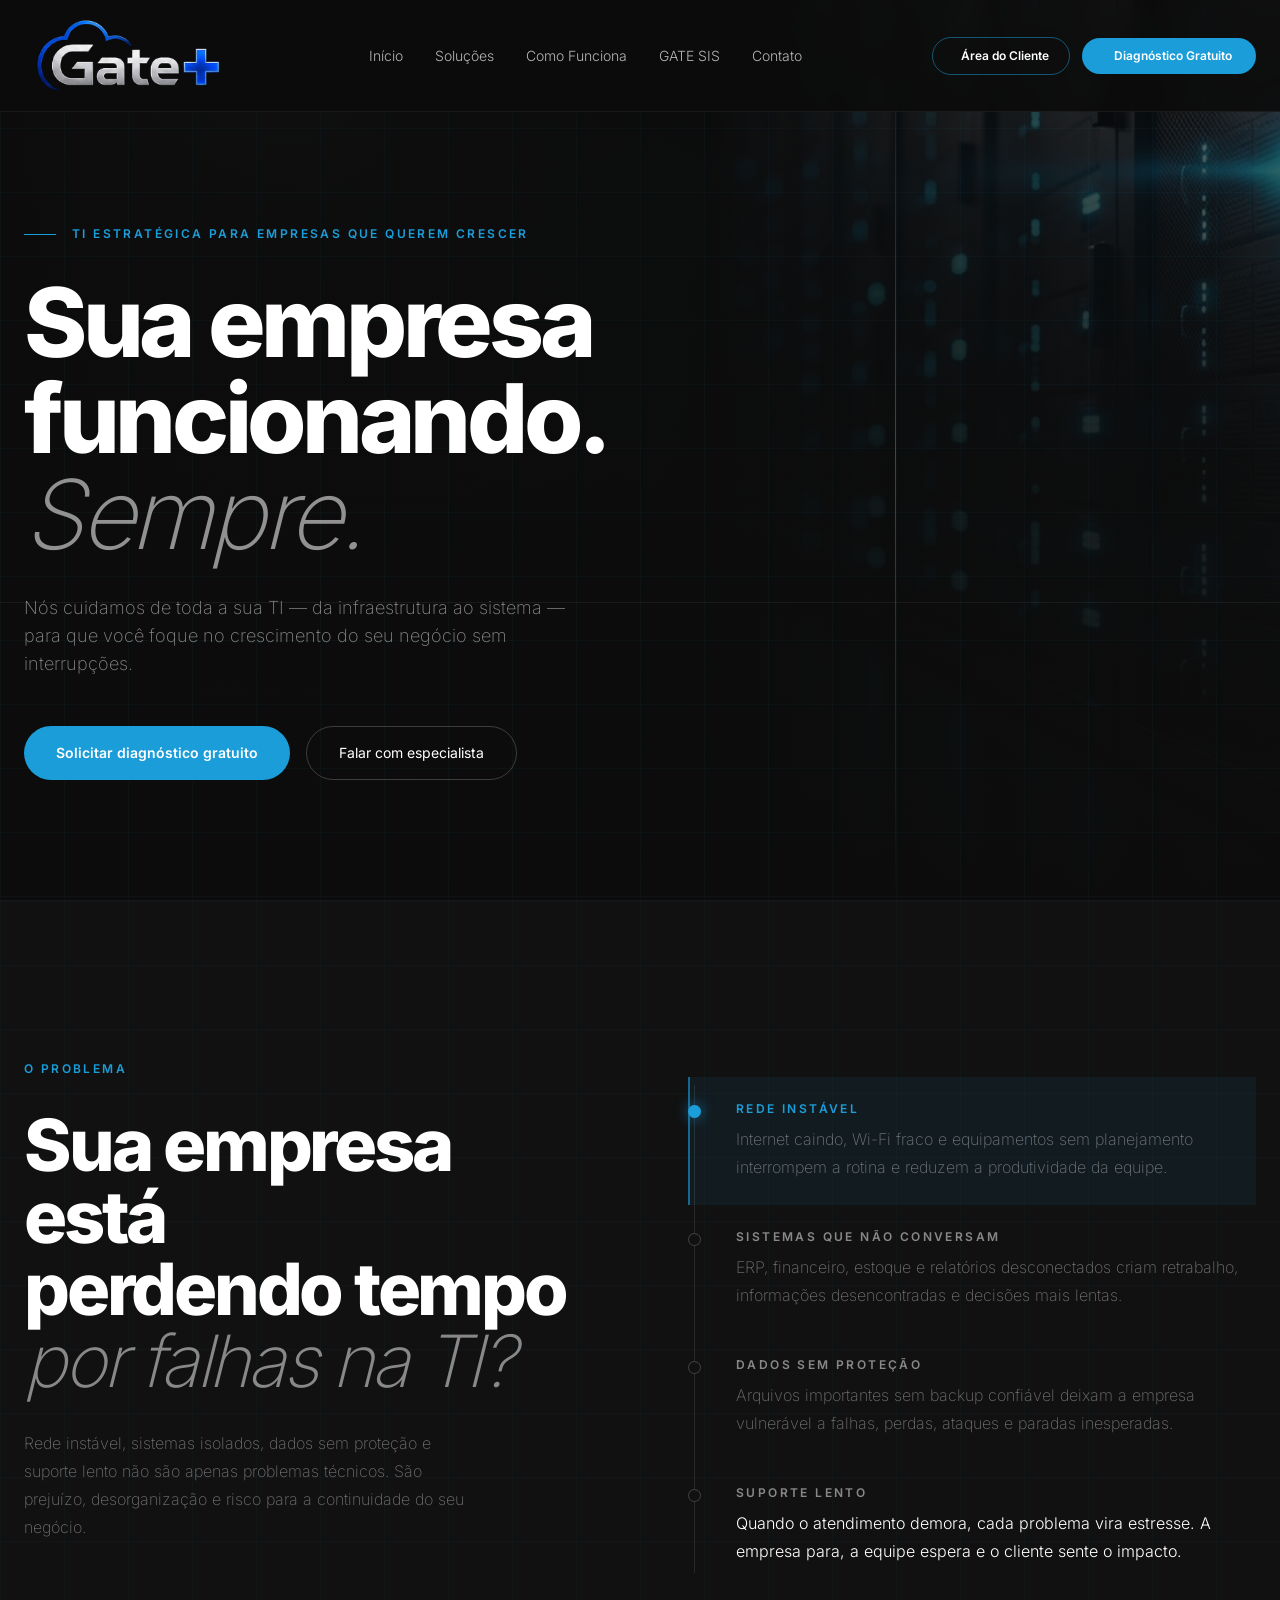
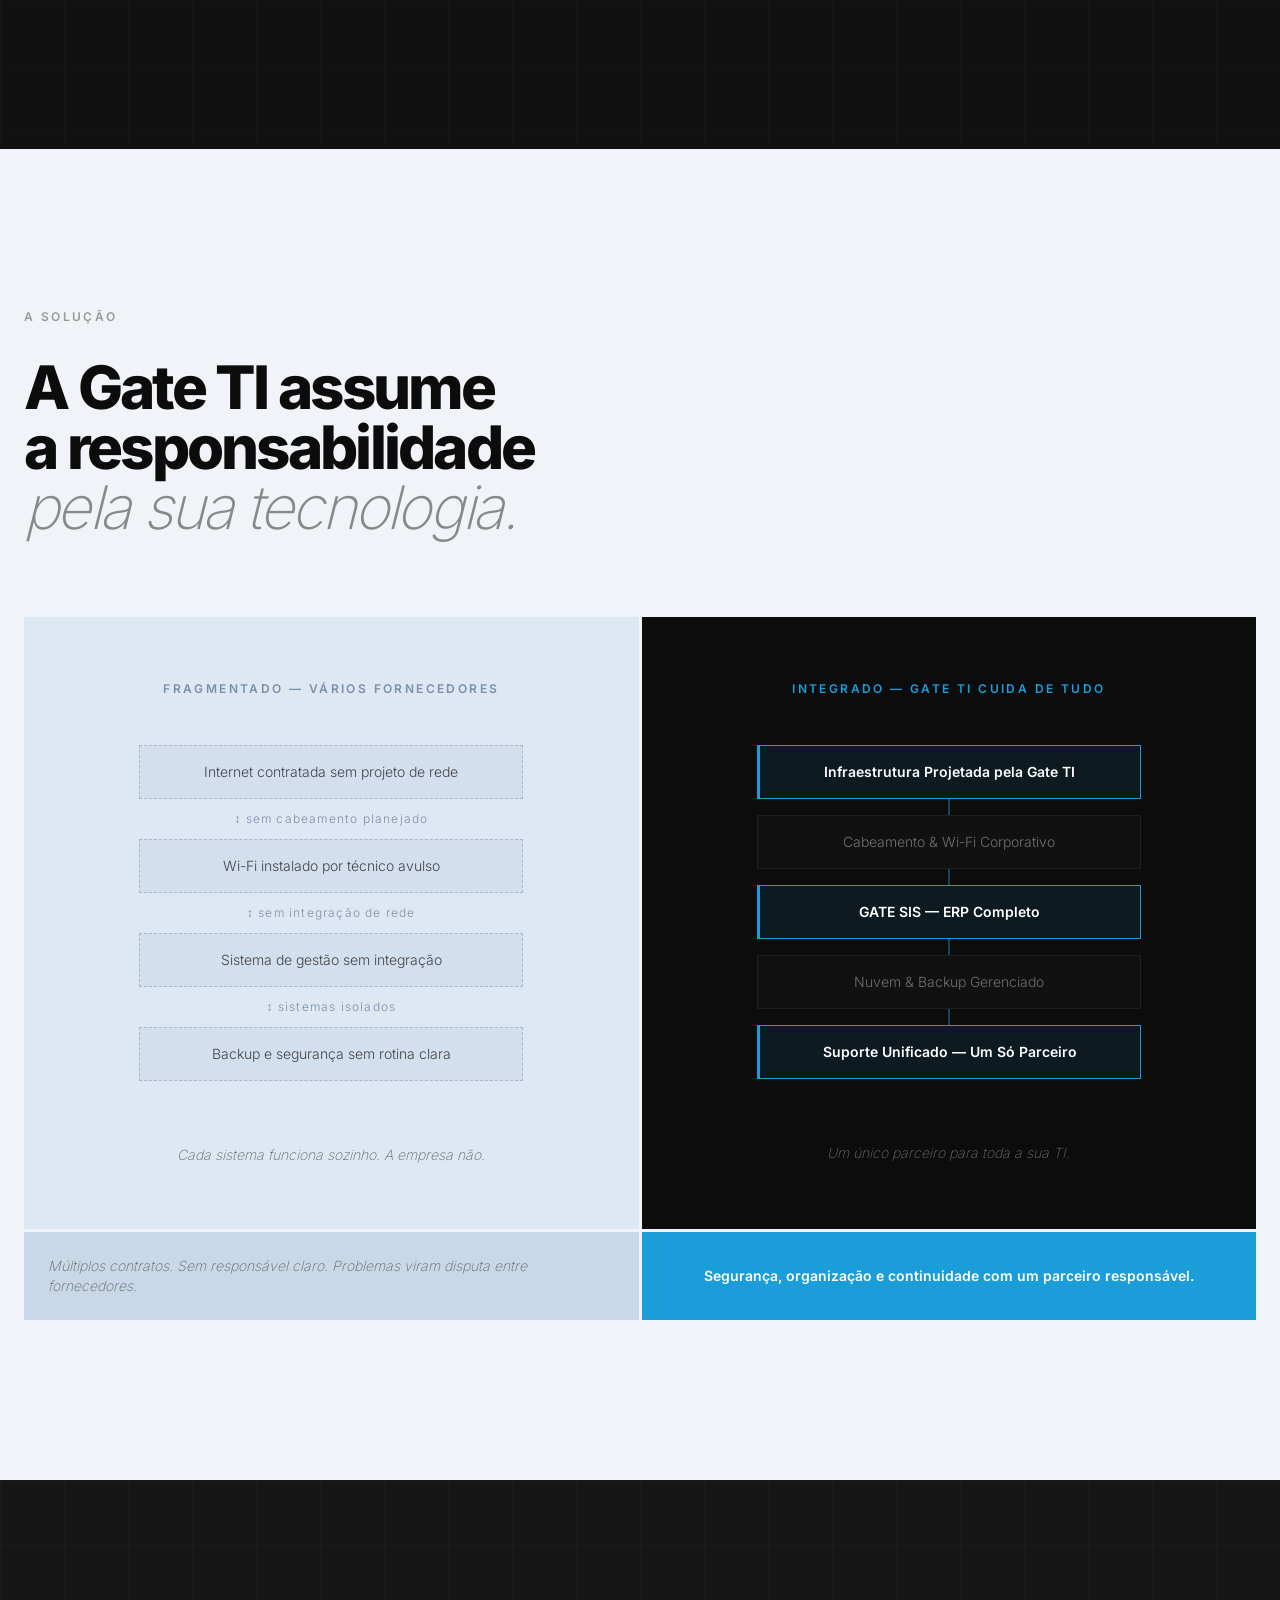
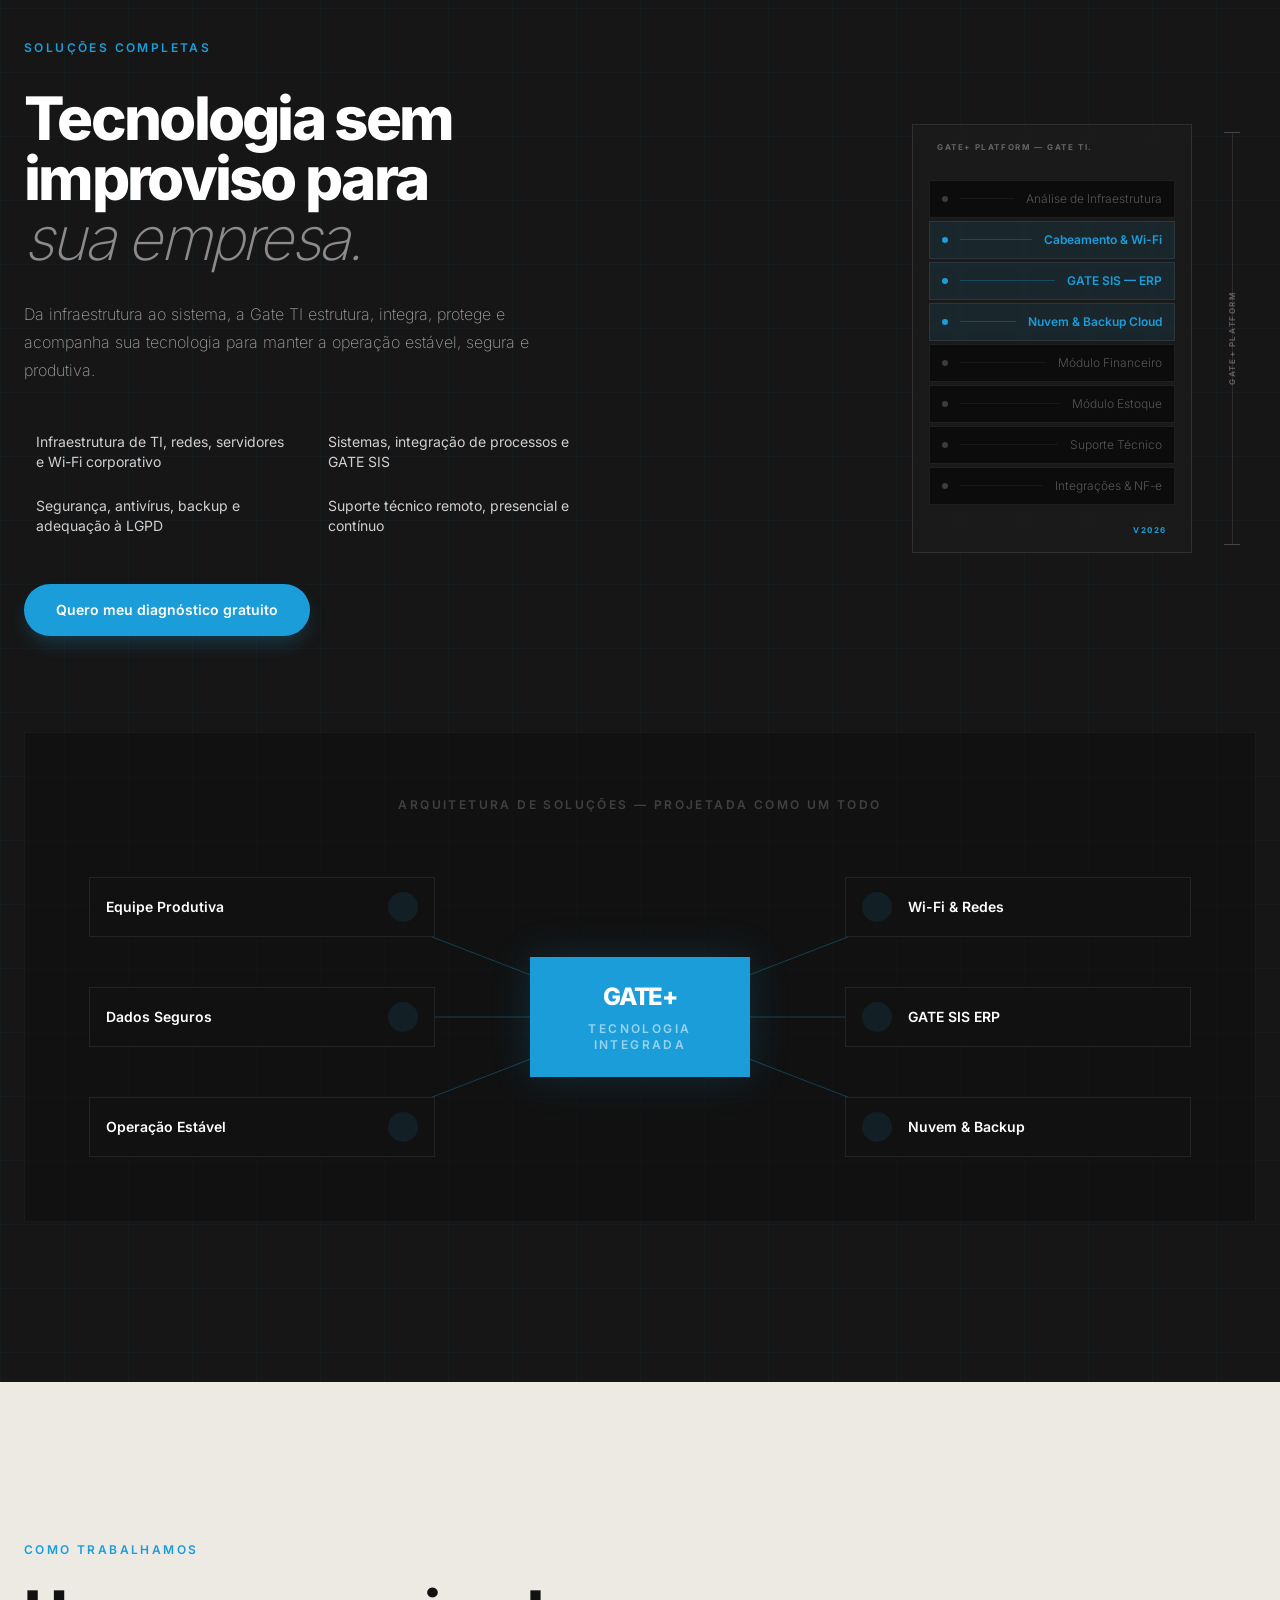
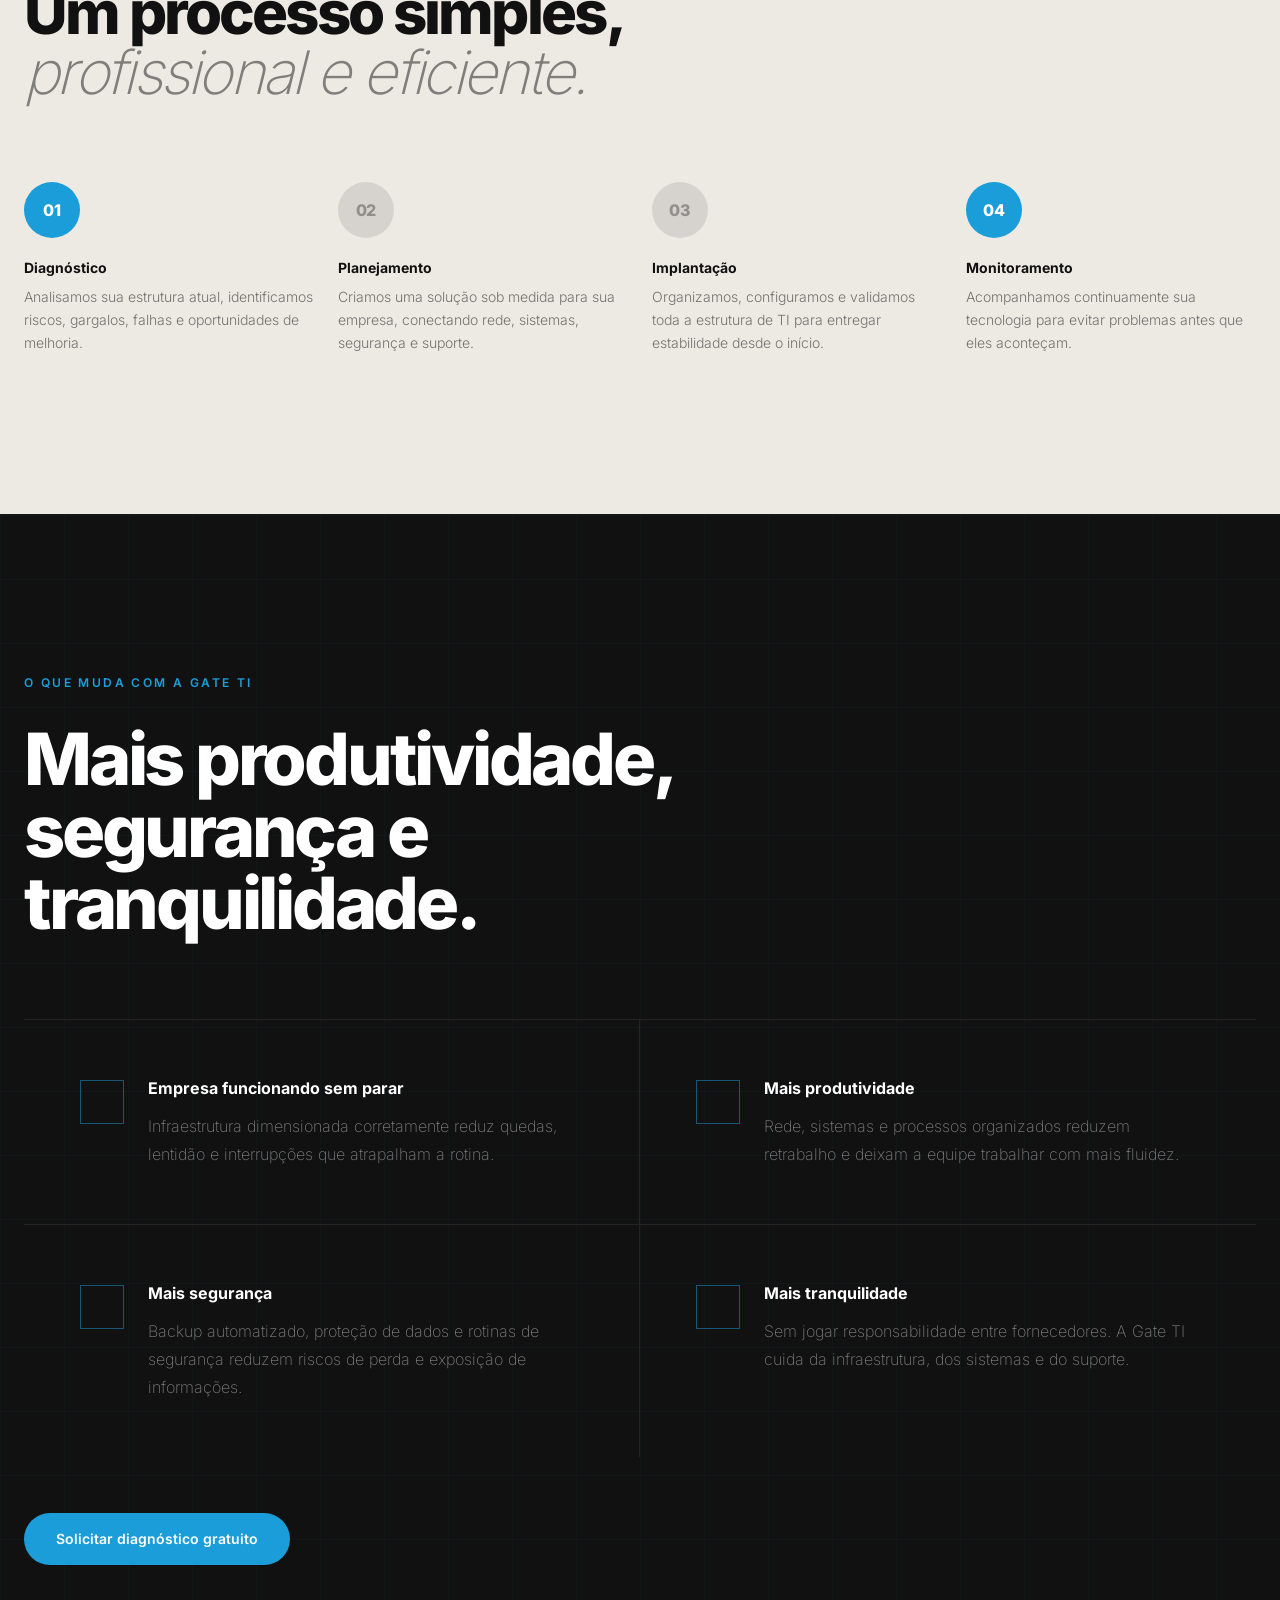
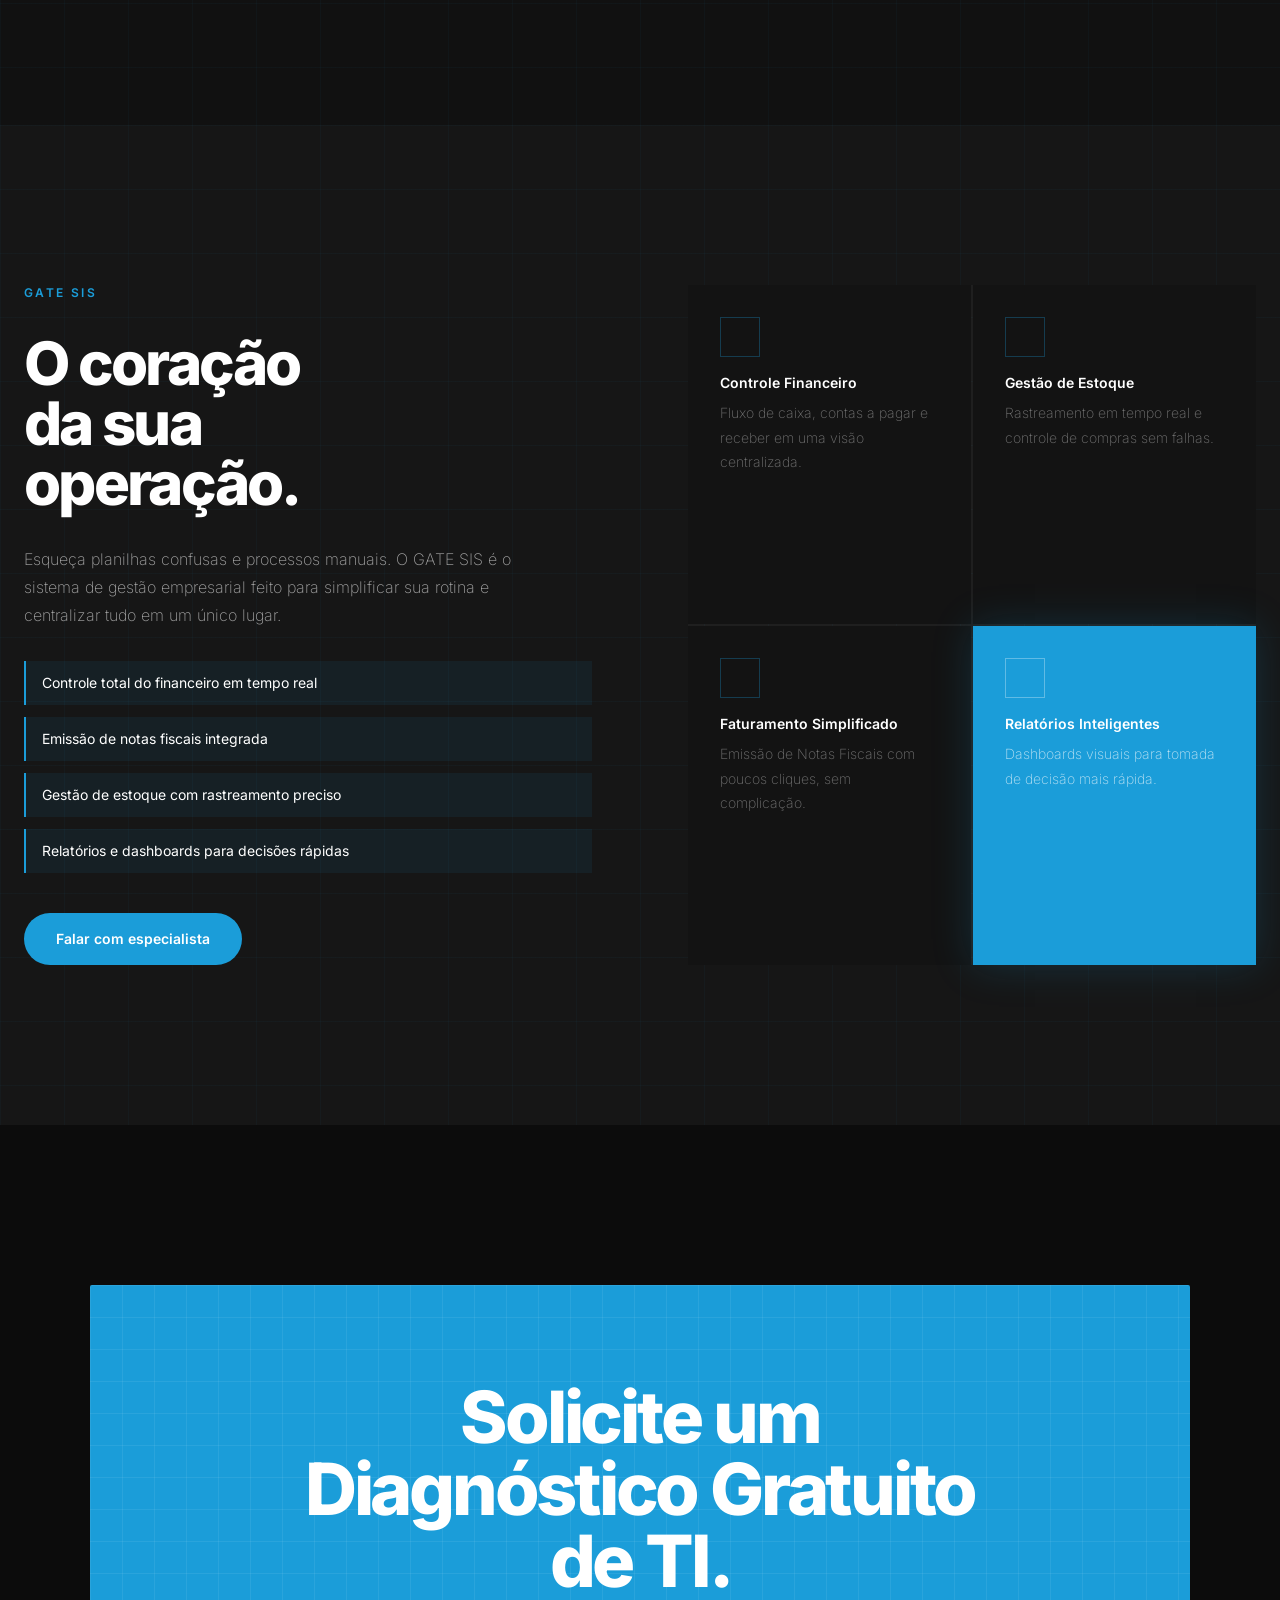
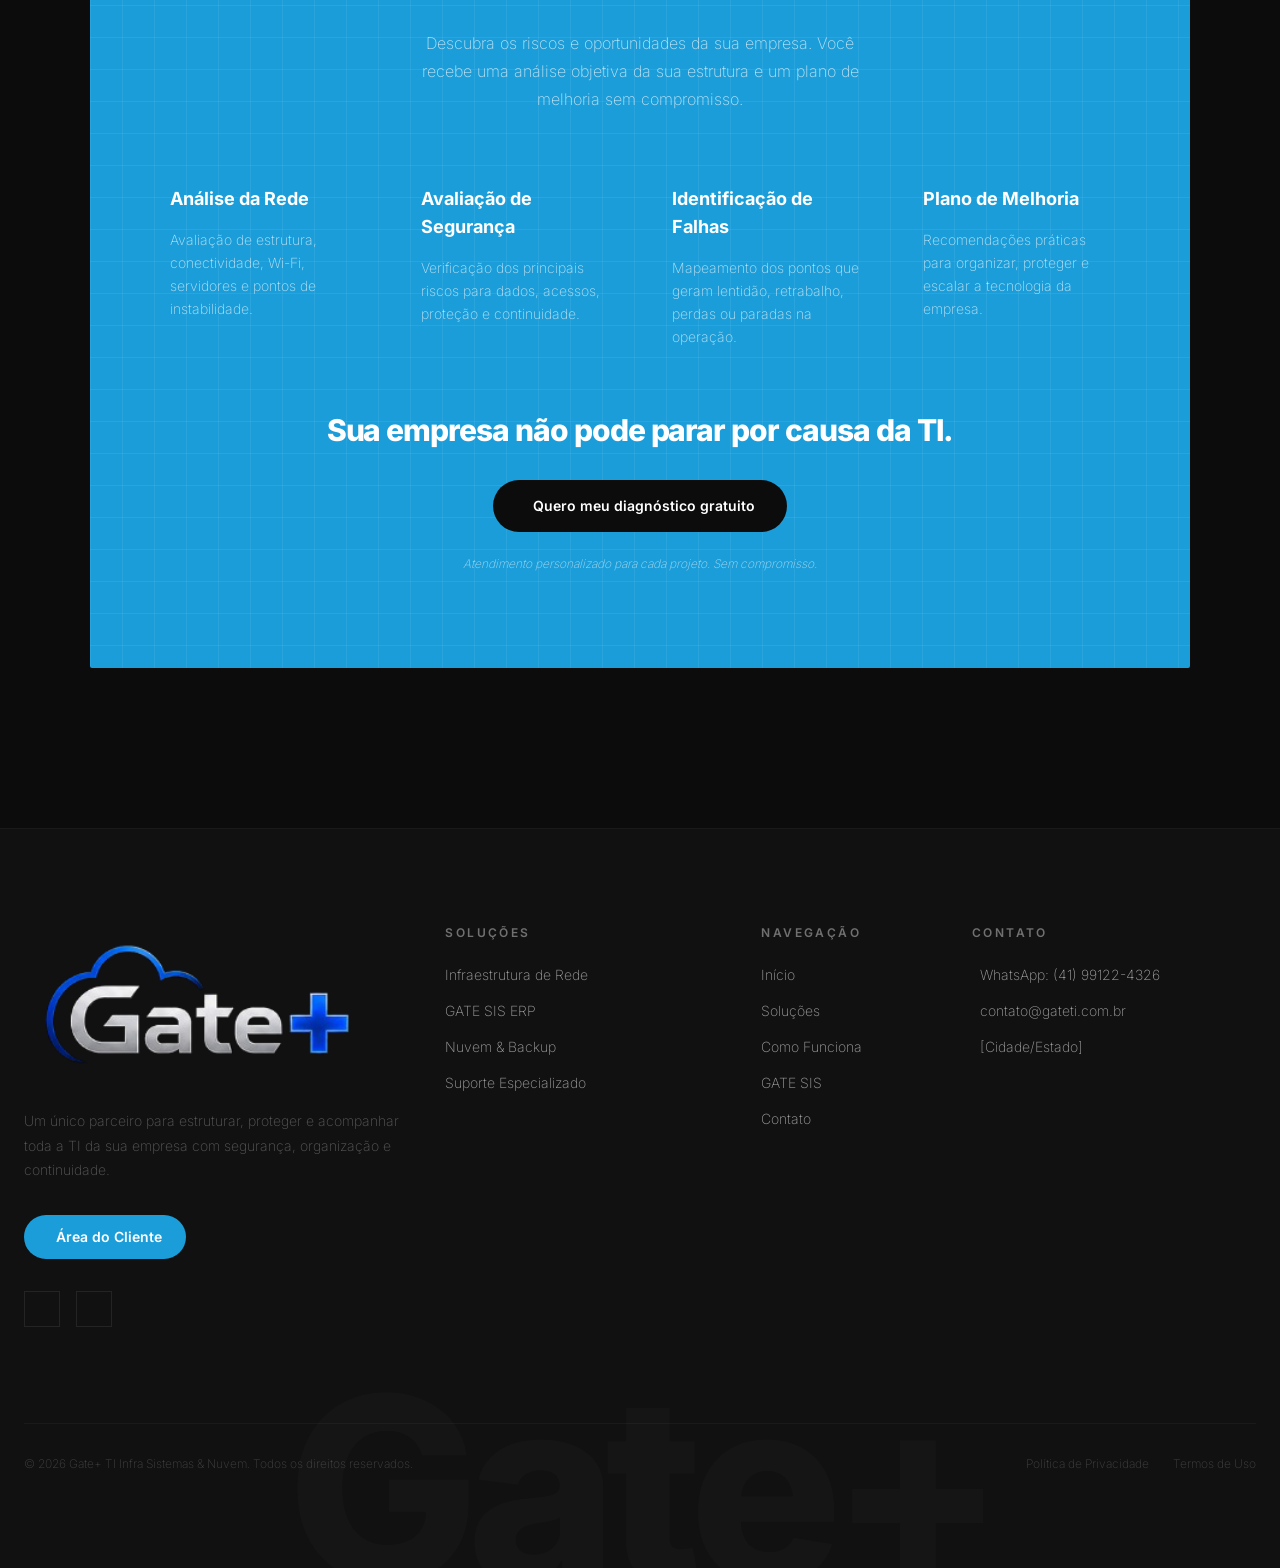
<file: index.html>
<html lang="pt-BR"><head>

<script>
try{if(window.parent&&window.parent!==window){window.parent.promotekit_referral="1fd2949a-d22c-431b-92bf-02d4ad04ee24";window.parent.document.cookie="promotekit_referral=1fd2949a-d22c-431b-92bf-02d4ad04ee24;path=/;domain=.aura.build;max-age=31536000"}}catch(e){}
</script>
<meta charset="UTF-8">
<meta name="viewport" content="width=device-width, initial-scale=1.0">
<title>Gate+ | TI Infra Sistemas & Nuvem</title>
<script src="assets/tailwind.min.js"></script>
<script src="assets/iconify-icon.min.js"></script>

<style>
body { font-family: 'Inter', sans-serif; }
iconify-icon { stroke-width: 1.5; }
/* 64px Grid Overlay */
.bg-grid-blue {
    background-size: 4rem 4rem;
    background-image:
        linear-gradient(to right, rgba(27, 157, 217, 0.04) 1px, transparent 1px),
        linear-gradient(to bottom, rgba(27, 157, 217, 0.04) 1px, transparent 1px);
    background-position: top left;
}
/* 32px Grid Overlay for CTA Block */
.bg-grid-white-subtle {
    background-size: 2rem 2rem;
    background-image:
        linear-gradient(to right, rgba(255, 255, 255, 0.065) 1px, transparent 1px),
        linear-gradient(to bottom, rgba(255, 255, 255, 0.065) 1px, transparent 1px);
    background-position: top left;
}
/* Animations */
.reveal {
    opacity: 0;
    transform: translateY(16px);
    transition: opacity 0.65s cubic-bezier(0.16, 1, 0.3, 1), transform 0.65s cubic-bezier(0.16, 1, 0.3, 1);
}
.reveal.is-visible {
    opacity: 1;
    transform: translateY(0);
}
.delay-100 { transition-delay: 100ms; }
.delay-200 { transition-delay: 200ms; }
.delay-300 { transition-delay: 300ms; }
/* Custom Scrollbar */
::-webkit-scrollbar { width: 8px; }
::-webkit-scrollbar-track { background: #0C0C0C; }
::-webkit-scrollbar-thumb { background: #1B9DD9; }

/* Diagram Box Custom Hover */
.diagram-box {
    transition: all 0.3s ease;
}
.diagram-box:hover {
    background-color: #1B9DD9 !important;
    border-color: #1B9DD9 !important;
}
.diagram-box:hover span {
    color: white !important;
}
.diagram-box:hover .icon-container {
    background-color: white !important;
}
.diagram-box:hover iconify-icon {
    color: #1B9DD9 !important;
}
</style><!-- aura-ga4-start -->

<script>
window.dataLayer = window.dataLayer || [];
function gtag(){dataLayer.push(arguments);}
gtag('js', new Date());
gtag('config', 'G-2M6V79H761');
</script>
<!-- aura-ga4-end -->
<link rel="stylesheet" href="assets/inter-font.css">
</head>
<body class="bg-[#0C0C0C] text-white antialiased selection:bg-[#1B9DD9]/30 selection:text-white overflow-x-hidden font-light">

    <!-- Fixed Navigation -->
    <nav class="fixed top-0 w-full h-[7rem] bg-[#0C0C0C]/90 backdrop-blur-md border-b border-white/[0.06] z-50 transition-colors flex items-center">
        <div class="max-w-[90rem] w-full mx-auto px-6 flex items-center justify-between">
            <a href="#" class="flex items-center" aria-label="Gate+ TI">
                <img src="assets/Logo final.png" alt="Gate+ TI" class="h-24">
            </a>

            <div class="hidden md:flex items-center space-x-8 text-sm font-light text-white/70">
                <a href="#" class="hover:text-white transition-colors duration-200">Início</a>
                <a href="#solucoes" class="hover:text-white transition-colors duration-200">Soluções</a>
                <a href="#como-funciona" class="hover:text-white transition-colors duration-200">Como Funciona</a>
                <a href="#gate-sis" class="hover:text-white transition-colors duration-200">GATE SIS</a>
                <a href="#contato" class="hover:text-white transition-colors duration-200">Contato</a>
            </div>

            <div class="flex items-center gap-3">
                <a href="https://gatesolution.suport.systems" target="_blank" rel="noopener" aria-label="Área do Cliente" class="inline-flex items-center gap-2 justify-center bg-transparent border border-[#1B9DD9]/50 hover:bg-[#1B9DD9]/10 hover:border-[#1B9DD9] text-white text-xs font-semibold rounded-full px-3 sm:px-5 py-2.5 transition-all transform hover:-translate-y-[1px]">
                    <iconify-icon icon="solar:user-rounded-linear" class="text-sm text-[#1B9DD9]"></iconify-icon>
                    <span class="hidden sm:inline">Área do Cliente</span>
                </a>
                <a href="https://wa.me/5541991224326?text=Ol%C3%A1%21%20Quero%20solicitar%20um%20diagn%C3%B3stico%20gratuito%20de%20TI%20para%20minha%20empresa." target="_blank" rel="noopener" class="hidden md:inline-flex items-center gap-2 justify-center bg-[#1B9DD9] hover:bg-[#2DAEE2] text-white text-xs font-semibold rounded-full px-6 py-2.5 transition-all transform hover:-translate-y-[1px]">
                    <iconify-icon icon="solar:chat-round-line-linear" class="text-sm"></iconify-icon>
                    Diagnóstico Gratuito
                </a>
                <button class="md:hidden text-white/70 hover:text-white transition-colors">
                    <iconify-icon icon="solar:hamburger-menu-linear" class="text-xl"></iconify-icon>
                </button>
            </div>
        </div>
    </nav>

    <!-- SECTION 1: HERO -->
    <header class="relative min-h-screen flex items-end pt-44 pb-[120px] overflow-hidden bg-[#0C0C0C]">
        <!-- Background Art Direction -->
        <div class="absolute inset-0 z-0 bg-[url('assets/images/hero-bg.jpg')] bg-cover bg-center"></div>
        <div class="absolute inset-0 z-0 bg-gradient-to-r from-[#0C0C0C] via-[#0C0C0C]/90 to-[#0C0C0C]/40"></div>
        <div class="absolute inset-0 z-0 bg-gradient-to-t from-[#0C0C0C] via-[#0C0C0C]/80 to-[#0C0C0C]/15"></div>

        <!-- Decorative Elements -->
        <div class="absolute inset-0 z-0 bg-grid-blue"></div>
        <div class="absolute right-[30%] top-0 bottom-0 w-[1px] bg-gradient-to-b from-transparent via-[#1B9DD9] to-transparent opacity-50 z-0"></div>
        <div class="absolute bottom-[33%] left-0 right-0 h-[1px] bg-white/[0.06] z-0"></div>

        <div class="relative z-10 max-w-[90rem] mx-auto w-full px-6">
            <div class="max-w-4xl reveal">
                <div class="flex items-center gap-4 mb-8">
                    <div class="w-[32px] h-[1px] bg-[#1B9DD9]"></div>
                    <span class="font-semibold tracking-[0.2em] uppercase text-xs text-[#1B9DD9]">TI ESTRATÉGICA PARA EMPRESAS QUE QUEREM CRESCER</span>
                </div>

                <h1 class="text-5xl md:text-7xl lg:text-8xl font-extrabold tracking-[-0.045em] leading-[0.95] mb-8 text-white reveal delay-100">
                    Sua empresa<br>
                    funcionando.<br>
                    <span class="font-extralight italic text-white/55">Sempre.</span>
                </h1>

                <p class="text-base md:text-lg font-extralight text-white/50 leading-[1.75] max-w-xl mb-12 reveal delay-200">
                    Nós cuidamos de toda a sua TI — da infraestrutura ao sistema — para que você foque no crescimento do seu negócio sem interrupções.
                </p>

                <div class="flex flex-col sm:flex-row gap-4 reveal delay-300">
                    <a href="https://wa.me/5541991224326?text=Ol%C3%A1%21%20Quero%20solicitar%20um%20diagn%C3%B3stico%20gratuito%20de%20TI%20para%20minha%20empresa." target="_blank" rel="noopener" class="inline-flex items-center justify-center bg-[#1B9DD9] hover:bg-[#2DAEE2] text-white text-sm font-semibold rounded-full px-8 py-4 transition-all transform hover:-translate-y-[1px]">
                        Solicitar diagnóstico gratuito
                    </a>
                    <a href="https://wa.me/5541991224326?text=Ol%C3%A1%21%20Quero%20solicitar%20um%20diagn%C3%B3stico%20gratuito%20de%20TI%20para%20minha%20empresa." target="_blank" rel="noopener" class="inline-flex items-center justify-center bg-transparent border border-white/20 hover:bg-white/5 text-white text-sm font-normal rounded-full px-8 py-4 transition-all transform hover:-translate-y-[1px]">
                        Falar com especialista
                    </a>
                </div>
            </div>
        </div>
    </header>

    <!-- SECTION 2: PROBLEMA / TIMELINE -->
    <section id="problema" class="bg-[#111111] py-[120px] lg:py-[160px] relative border-t border-white/[0.02]">
        <div class="absolute inset-0 z-0 bg-grid-blue"></div>

        <div class="max-w-[90rem] mx-auto px-6 relative z-10 grid grid-cols-1 lg:grid-cols-2 gap-24">

            <!-- Left: Context -->
            <div class="flex flex-col justify-start reveal">
                <span class="font-semibold tracking-[0.2em] uppercase text-xs text-[#1B9DD9] mb-8 block">O Problema</span>
                <h2 class="text-5xl md:text-7xl font-extrabold tracking-[-0.045em] leading-[0.95] mb-8 text-white">
                    Sua empresa está<br>
                    perdendo tempo<br>
                    <span class="font-extralight italic text-white/50">por falhas na TI?</span>
                </h2>
                <p class="text-base font-extralight text-white/40 leading-[1.75] max-w-md">
                    Rede instável, sistemas isolados, dados sem proteção e suporte lento não são apenas problemas técnicos. São prejuízo, desorganização e risco para a continuidade do seu negócio.
                </p>
            </div>

            <!-- Right: Timeline -->
            <div class="relative pt-4 reveal delay-100">
                <div class="relative" id="timeline-track">
                    <!-- Connecting Track -->
                    <div class="absolute top-2 bottom-4 left-[6px] w-[1px] bg-white/10 z-0"></div>

                    <!-- Animated Highlight Box -->
                    <div id="timeline-highlight" class="absolute left-0 right-0 bg-[#1B9DD9]/[0.07] border-l-2 border-[#1B9DD9]/60 z-[1] pointer-events-none" style="top:0;height:0;opacity:0;transition:top 0.55s cubic-bezier(0.16,1,0.3,1),height 0.55s cubic-bezier(0.16,1,0.3,1),opacity 0.3s ease;"></div>

                    <!-- Animated Active Dot -->
                    <div id="timeline-active-dot" class="absolute left-0 w-[13px] h-[13px] rounded-full bg-[#1B9DD9] shadow-[0_0_14px_rgba(27,157,217,0.7)] z-30 pointer-events-none" style="top:5px;transition:top 0.55s cubic-bezier(0.16,1,0.3,1);"></div>

                    <div class="flex flex-col relative z-10">

                        <!-- Node 1 -->
                        <div class="timeline-node relative pl-12 py-6">
                            <div class="node-dot absolute left-0 top-7 w-[13px] h-[13px] rounded-full bg-[#111111] border border-white/20"></div>
                            <span class="node-label block font-semibold tracking-[0.2em] uppercase text-xs text-white/50 mb-2 transition-colors duration-300">Rede Instável</span>
                            <p class="text-base font-extralight text-white/40 leading-[1.75]">Internet caindo, Wi-Fi fraco e equipamentos sem planejamento interrompem a rotina e reduzem a produtividade da equipe.</p>
                        </div>

                        <!-- Node 2 -->
                        <div class="timeline-node relative pl-12 py-6">
                            <div class="node-dot absolute left-0 top-7 w-[13px] h-[13px] rounded-full bg-[#111111] border border-white/20"></div>
                            <span class="node-label block font-semibold tracking-[0.2em] uppercase text-xs text-white/50 mb-2 transition-colors duration-300">Sistemas que Não Conversam</span>
                            <p class="text-base font-extralight text-white/40 leading-[1.75]">ERP, financeiro, estoque e relatórios desconectados criam retrabalho, informações desencontradas e decisões mais lentas.</p>
                        </div>

                        <!-- Node 3 -->
                        <div class="timeline-node relative pl-12 py-6">
                            <div class="node-dot absolute left-0 top-7 w-[13px] h-[13px] rounded-full bg-[#111111] border border-white/20"></div>
                            <span class="node-label block font-semibold tracking-[0.2em] uppercase text-xs text-white/50 mb-2 transition-colors duration-300">Dados Sem Proteção</span>
                            <p class="text-base font-extralight text-white/40 leading-[1.75]">Arquivos importantes sem backup confiável deixam a empresa vulnerável a falhas, perdas, ataques e paradas inesperadas.</p>
                        </div>

                        <!-- Node 4 -->
                        <div class="timeline-node relative pl-12 py-6">
                            <div class="node-dot absolute left-0 top-7 w-[13px] h-[13px] rounded-full bg-[#111111] border border-white/20"></div>
                            <span class="node-label block font-semibold tracking-[0.2em] uppercase text-xs text-white/50 mb-2 transition-colors duration-300">Suporte Lento</span>
                            <p class="text-base font-light text-white leading-[1.75]">Quando o atendimento demora, cada problema vira estresse. A empresa para, a equipe espera e o cliente sente o impacto.</p>
                        </div>

                    </div>
                </div>
            </div>

        </div>
    </section>

    <!-- SECTION 3: COMPARAÇÃO FRAGMENTADO vs GATE+ -->
    <section id="sobre" class="py-[120px] lg:py-[160px] text-[#0C0C0C]" style="background-color: #F0F4F8;">
        <div class="max-w-[90rem] mx-auto px-6">

            <div class="mb-20 max-w-2xl">
                <span class="font-semibold tracking-[0.2em] uppercase text-xs text-[#999999] mb-8 block">A Solução</span>
                <h2 class="text-5xl md:text-6xl font-extrabold tracking-[-0.045em] leading-[0.95]">
                    A Gate TI assume<br>
                    a responsabilidade<br>
                    <span class="font-extralight italic text-[#888888]">pela sua tecnologia.</span>
                </h2>
            </div>

            <!-- Comparison Diagram -->
            <div class="flex flex-col w-full reveal">
                <div class="grid grid-cols-1 lg:grid-cols-2 gap-[3px]">

                    <!-- Left: Fragmentado -->
                    <div class="bg-[#DDE8F3] p-10 md:p-16 flex flex-col items-center">
                        <span class="font-semibold tracking-[0.2em] uppercase text-xs text-[#7A90A8] mb-12 block text-center w-full">Fragmentado — Vários Fornecedores</span>

                        <div class="w-full max-w-sm flex flex-col">
                            <div class="border border-dashed border-[#A8B8C8] bg-[#C8D8E8]/50 p-4 text-center">
                                <span class="text-sm font-light text-[#444444]">Internet contratada sem projeto de rede</span>
                            </div>
                            <div class="py-3 text-center flex flex-col items-center justify-center">
                                <span class="text-xs font-light text-[#7A90A8] tracking-widest">↕ sem cabeamento planejado</span>
                            </div>
                            <div class="border border-dashed border-[#A8B8C8] bg-[#C8D8E8]/50 p-4 text-center">
                                <span class="text-sm font-light text-[#444444]">Wi-Fi instalado por técnico avulso</span>
                            </div>
                            <div class="py-3 text-center flex flex-col items-center justify-center">
                                <span class="text-xs font-light text-[#7A90A8] tracking-widest">↕ sem integração de rede</span>
                            </div>
                            <div class="border border-dashed border-[#A8B8C8] bg-[#C8D8E8]/50 p-4 text-center">
                                <span class="text-sm font-light text-[#444444]">Sistema de gestão sem integração</span>
                            </div>
                            <div class="py-3 text-center flex flex-col items-center justify-center">
                                <span class="text-xs font-light text-[#7A90A8] tracking-widest">↕ sistemas isolados</span>
                            </div>
                            <div class="border border-dashed border-[#A8B8C8] bg-[#C8D8E8]/50 p-4 text-center">
                                <span class="text-sm font-light text-[#444444]">Backup e segurança sem rotina clara</span>
                            </div>
                        </div>

                        <p class="text-sm font-extralight italic text-[#666666] mt-16 text-center">Cada sistema funciona sozinho. A empresa não.</p>
                    </div>

                    <!-- Right: Gate TI Integrado -->
                    <div class="bg-[#0C0C0C] p-10 md:p-16 flex flex-col items-center">
                        <span class="font-semibold tracking-[0.2em] uppercase text-xs text-[#1B9DD9] mb-12 block text-center w-full">Integrado — Gate TI Cuida de Tudo</span>

                        <div class="w-full max-w-sm flex flex-col">
                            <div class="border border-[#1B9DD9] border-l-[3px] bg-[#1B9DD9]/10 p-4 text-center">
                                <span class="text-sm font-semibold text-white">Infraestrutura Projetada pela Gate TI</span>
                            </div>
                            <div class="h-4 w-[2px] bg-[#1B9DD9]/40 mx-auto"></div>

                            <div class="border border-white/[0.06] bg-white/[0.02] p-4 text-center">
                                <span class="text-sm font-light text-white/40">Cabeamento & Wi-Fi Corporativo</span>
                            </div>
                            <div class="h-4 w-[2px] bg-[#1B9DD9]/40 mx-auto"></div>

                            <div class="border border-[#1B9DD9] border-l-[3px] bg-[#1B9DD9]/10 p-4 text-center">
                                <span class="text-sm font-semibold text-white">GATE SIS — ERP Completo</span>
                            </div>
                            <div class="h-4 w-[2px] bg-[#1B9DD9]/40 mx-auto"></div>

                            <div class="border border-white/[0.06] bg-white/[0.02] p-4 text-center">
                                <span class="text-sm font-light text-white/40">Nuvem & Backup Gerenciado</span>
                            </div>
                            <div class="h-4 w-[2px] bg-[#1B9DD9]/40 mx-auto"></div>

                            <div class="border border-[#1B9DD9] border-l-[3px] bg-[#1B9DD9]/10 p-4 text-center">
                                <span class="text-sm font-semibold text-white">Suporte Unificado — Um Só Parceiro</span>
                            </div>
                        </div>

                        <p class="text-sm font-extralight italic text-white/40 mt-16 text-center">Um único parceiro para toda a sua TI.</p>
                    </div>
                </div>

                <!-- Verdict Bar -->
                <div class="grid grid-cols-1 lg:grid-cols-2 gap-[3px] mt-[3px]">
                    <div class="bg-[#C8D8E8] p-6 text-center lg:text-left flex items-center justify-center">
                        <span class="text-sm font-extralight italic text-[#666666]">Múltiplos contratos. Sem responsável claro. Problemas viram disputa entre fornecedores.</span>
                    </div>
                    <div class="bg-[#1B9DD9] p-6 text-center lg:text-left flex items-center justify-center">
                        <span class="text-sm font-semibold text-white">Segurança, organização e continuidade com um parceiro responsável.</span>
                    </div>
                </div>
            </div>

        </div>
    </section>

    <!-- SECTION 4: COMO A GATE+ FUNCIONA (BLUEPRINT) -->
    <section id="solucoes" class="bg-[#161616] py-[120px] lg:py-[160px] relative overflow-hidden">
        <div class="absolute inset-0 z-0 bg-grid-blue"></div>

        <div class="max-w-[90rem] mx-auto px-6 relative z-10">

            <!-- Top Grid: Text + Rack Panel -->
            <div class="grid grid-cols-1 lg:grid-cols-2 gap-16 lg:gap-32 items-center mb-24">
                <div class="reveal">
                    <span class="font-semibold tracking-[0.2em] uppercase text-xs text-[#1B9DD9] mb-8 block">Soluções Completas</span>
                    <h2 class="text-5xl md:text-6xl font-extrabold tracking-[-0.045em] leading-[0.95] mb-8 text-white">
                        Tecnologia sem<br>
                        improviso para<br>
                        <span class="font-extralight italic text-white/50">sua empresa.</span>
                    </h2>
                    <p class="text-base font-extralight text-white/60 leading-[1.75] mb-12 max-w-lg">
                        Da infraestrutura ao sistema, a Gate TI estrutura, integra, protege e acompanha sua tecnologia para manter a operação estável, segura e produtiva.
                    </p>

                    <div class="grid grid-cols-1 sm:grid-cols-2 gap-x-8 gap-y-6 mb-12">
                        <div class="flex items-start gap-3">
                            <iconify-icon icon="solar:check-circle-bold" class="text-[#1B9DD9] mt-1"></iconify-icon>
                            <span class="text-sm font-normal text-white/80">Infraestrutura de TI, redes, servidores e Wi-Fi corporativo</span>
                        </div>
                        <div class="flex items-start gap-3">
                            <iconify-icon icon="solar:check-circle-bold" class="text-[#1B9DD9] mt-1"></iconify-icon>
                            <span class="text-sm font-normal text-white/80">Sistemas, integração de processos e GATE SIS</span>
                        </div>
                        <div class="flex items-start gap-3">
                            <iconify-icon icon="solar:check-circle-bold" class="text-[#1B9DD9] mt-1"></iconify-icon>
                            <span class="text-sm font-normal text-white/80">Segurança, antivírus, backup e adequação à LGPD</span>
                        </div>
                        <div class="flex items-start gap-3">
                            <iconify-icon icon="solar:check-circle-bold" class="text-[#1B9DD9] mt-1"></iconify-icon>
                            <span class="text-sm font-normal text-white/80">Suporte técnico remoto, presencial e contínuo</span>
                        </div>
                    </div>

                    <a href="https://wa.me/5541991224326?text=Ol%C3%A1%21%20Quero%20solicitar%20um%20diagn%C3%B3stico%20gratuito%20de%20TI%20para%20minha%20empresa." target="_blank" rel="noopener" class="inline-flex items-center justify-center bg-[#1B9DD9] hover:bg-[#1689C0] text-white text-sm font-semibold rounded-full px-8 py-4 transition-all shadow-[0_10px_20px_-5px_rgba(27,157,217,0.3)]">
                        Quero meu diagnóstico gratuito
                    </a>
                </div>

                <!-- Right: Blueprint / Rack Panel -->
                <div class="flex justify-center lg:justify-end reveal delay-100 relative">
                    <div class="flex items-stretch relative">
                        <!-- Main Rack Panel -->
                        <div class="w-[280px] border border-white/10 bg-white/[0.02] p-4 flex flex-col gap-[3px] relative z-10 backdrop-blur-sm">
                            <div class="flex justify-between items-center mb-6 px-2">
                                <span class="text-[0.5rem] font-bold tracking-[0.2em] uppercase text-[#666666]">GATE+ PLATFORM — Gate TI.</span>
                                <iconify-icon icon="solar:cloud-linear" class="text-white/30"></iconify-icon>
                            </div>

                            <!-- Rows -->
                            <div class="h-[38px] border border-white/[0.08] bg-[#0C0C0C] flex items-center px-3 gap-3">
                                <div class="w-1.5 h-1.5 rounded-full bg-white/20"></div>
                                <div class="flex-1 h-[1px] bg-white/[0.05]"></div>
                                <span class="text-xs font-light text-white/30">Análise de Infraestrutura</span>
                            </div>
                            <div class="h-[38px] border border-white/[0.08] bg-[#1B9DD9]/10 flex items-center px-3 gap-3">
                                <div class="w-1.5 h-1.5 rounded-full bg-[#1B9DD9]"></div>
                                <div class="flex-1 h-[1px] bg-[#1B9DD9]/30"></div>
                                <span class="text-xs font-semibold text-[#1B9DD9]">Cabeamento & Wi-Fi</span>
                            </div>
                            <div class="h-[38px] border border-white/[0.08] bg-[#1B9DD9]/10 flex items-center px-3 gap-3">
                                <div class="w-1.5 h-1.5 rounded-full bg-[#1B9DD9]"></div>
                                <div class="flex-1 h-[1px] bg-[#1B9DD9]/30"></div>
                                <span class="text-xs font-semibold text-[#1B9DD9]">GATE SIS — ERP</span>
                            </div>
                            <div class="h-[38px] border border-white/[0.08] bg-[#1B9DD9]/10 flex items-center px-3 gap-3">
                                <div class="w-1.5 h-1.5 rounded-full bg-[#1B9DD9]"></div>
                                <div class="flex-1 h-[1px] bg-[#1B9DD9]/30"></div>
                                <span class="text-xs font-semibold text-[#1B9DD9]">Nuvem & Backup Cloud</span>
                            </div>
                            <div class="h-[38px] border border-white/[0.08] bg-[#0C0C0C] flex items-center px-3 gap-3">
                                <div class="w-1.5 h-1.5 rounded-full bg-white/20"></div>
                                <div class="flex-1 h-[1px] bg-white/[0.05]"></div>
                                <span class="text-xs font-light text-white/30">Módulo Financeiro</span>
                            </div>
                            <div class="h-[38px] border border-white/[0.08] bg-[#0C0C0C] flex items-center px-3 gap-3">
                                <div class="w-1.5 h-1.5 rounded-full bg-white/20"></div>
                                <div class="flex-1 h-[1px] bg-white/[0.05]"></div>
                                <span class="text-xs font-light text-white/30">Módulo Estoque</span>
                            </div>
                            <div class="h-[38px] border border-white/[0.08] bg-[#0C0C0C] flex items-center px-3 gap-3">
                                <div class="w-1.5 h-1.5 rounded-full bg-white/20"></div>
                                <div class="flex-1 h-[1px] bg-white/[0.05]"></div>
                                <span class="text-xs font-light text-white/30">Suporte Técnico</span>
                            </div>
                            <div class="h-[38px] border border-white/[0.08] bg-[#0C0C0C] flex items-center px-3 gap-3">
                                <div class="w-1.5 h-1.5 rounded-full bg-white/20"></div>
                                <div class="flex-1 h-[1px] bg-white/[0.05]"></div>
                                <span class="text-xs font-light text-white/30">Integrações & NF-e</span>
                            </div>

                            <div class="mt-4 text-right pr-2">
                                <span class="text-[0.5rem] font-bold tracking-[0.2em] uppercase text-[#1B9DD9]">v2026</span>
                            </div>
                        </div>

                        <!-- Dimension Line -->
                        <div class="w-12 ml-4 flex flex-col items-center justify-between py-2 opacity-50">
                            <div class="w-4 h-[1px] bg-white/40"></div>
                            <div class="flex-1 w-[1px] bg-white/20 relative flex items-center justify-center">
                                <span class="text-[0.5rem] font-bold tracking-[0.2em] uppercase text-white/60 whitespace-nowrap -rotate-90 absolute">GATE+ PLATFORM</span>
                            </div>
                            <div class="w-4 h-[1px] bg-white/40"></div>
                        </div>
                    </div>
                </div>
            </div>

            <!-- Bottom Flow Diagram -->
            <div class="border border-white/[0.04] bg-[#0C0C0C]/50 p-8 md:p-16 reveal delay-200">
                <div class="text-center mb-16">
                    <span class="text-xs font-semibold tracking-[0.2em] uppercase text-white/20">Arquitetura de Soluções — Projetada Como Um Todo</span>
                </div>

                <div class="grid grid-cols-1 md:grid-cols-3 gap-8 items-center relative">

                    <!-- SVG Connectors -->
                    <div class="hidden md:block absolute inset-0 pointer-events-none z-0">
                        <svg class="w-full h-full" viewBox="0 0 1000 300" preserveAspectRatio="none">
                            <path d="M 280 50 L 500 150" stroke="rgba(27,157,217,0.35)" stroke-width="1" fill="none"></path>
                            <path d="M 280 150 L 500 150" stroke="rgba(27,157,217,0.35)" stroke-width="1" fill="none"></path>
                            <path d="M 280 250 L 500 150" stroke="rgba(27,157,217,0.35)" stroke-width="1" fill="none"></path>
                            <path d="M 500 150 L 720 50" stroke="rgba(27,157,217,0.35)" stroke-width="1" fill="none"></path>
                            <path d="M 500 150 L 720 150" stroke="rgba(27,157,217,0.35)" stroke-width="1" fill="none"></path>
                            <path d="M 500 150 L 720 250" stroke="rgba(27,157,217,0.35)" stroke-width="1" fill="none"></path>
                            <polygon points="480,145 500,150 480,155" fill="rgba(27,157,217,0.5)"></polygon>
                        </svg>
                    </div>

                    <!-- Inputs -->
                    <div class="flex flex-col justify-between h-[280px] z-10">
                        <!-- Box 1 -->
                        <div class="flex items-center justify-between gap-4 border border-white/[0.08] bg-[#111111] p-4 h-[60px] diagram-box cursor-default">
                            <span class="text-sm font-semibold text-white transition-colors">Equipe Produtiva</span>
                            <div class="w-[30px] h-[30px] rounded-full bg-[#1B9DD9]/10 icon-container flex items-center justify-center shrink-0 transition-all">
                                <iconify-icon icon="solar:users-group-two-rounded-linear" class="text-[#1B9DD9] transition-colors"></iconify-icon>
                            </div>
                        </div>
                        <!-- Box 2 -->
                        <div class="flex items-center justify-between gap-4 border border-white/[0.08] bg-[#111111] p-4 h-[60px] diagram-box cursor-default">
                            <span class="text-sm font-semibold text-white transition-colors">Dados Seguros</span>
                            <div class="w-[30px] h-[30px] rounded-full bg-[#1B9DD9]/10 icon-container flex items-center justify-center shrink-0 transition-all">
                                <iconify-icon icon="solar:lock-password-linear" class="text-[#1B9DD9] transition-colors"></iconify-icon>
                            </div>
                        </div>
                        <!-- Box 3 -->
                        <div class="flex items-center justify-between gap-4 border border-white/[0.08] bg-[#111111] p-4 h-[60px] diagram-box cursor-default">
                            <span class="text-sm font-semibold text-white transition-colors">Operação Estável</span>
                            <div class="w-[30px] h-[30px] rounded-full bg-[#1B9DD9]/10 icon-container flex items-center justify-center shrink-0 transition-all">
                                <iconify-icon icon="solar:verified-check-bold" class="text-[#1B9DD9] transition-colors"></iconify-icon>
                            </div>
                        </div>
                    </div>

                    <!-- Center Hub -->
                    <div class="flex justify-center items-center h-[280px] z-10 py-12 md:py-0">
                        <div class="bg-[#1B9DD9] px-8 py-6 w-[220px] text-center shadow-[0_0_40px_rgba(27,157,217,0.2)]">
                            <span class="block text-2xl font-extrabold tracking-[-0.045em] text-white mb-2">GATE+</span>
                            <span class="block text-xs font-semibold tracking-[0.2em] uppercase text-white/55">Tecnologia Integrada</span>
                        </div>
                    </div>

                    <!-- Outputs -->
                    <div class="flex flex-col justify-between h-[280px] z-10">
                        <!-- Box 4 -->
                        <div class="flex items-center gap-4 border border-white/[0.08] bg-[#111111] p-4 h-[60px] diagram-box cursor-default">
                            <div class="w-[30px] h-[30px] rounded-full bg-[#1B9DD9]/10 icon-container flex items-center justify-center shrink-0 transition-all">
                                <iconify-icon icon="solar:router-bold" class="text-[#1B9DD9] transition-colors"></iconify-icon>
                            </div>
                            <span class="text-sm font-semibold text-white transition-colors">Wi-Fi & Redes</span>
                        </div>
                        <!-- Box 5 -->
                        <div class="flex items-center gap-4 border border-white/[0.08] bg-[#111111] p-4 h-[60px] diagram-box cursor-default">
                            <div class="w-[30px] h-[30px] rounded-full bg-[#1B9DD9]/10 icon-container flex items-center justify-center shrink-0 transition-all">
                                <iconify-icon icon="solar:chart-2-linear" class="text-[#1B9DD9] transition-colors"></iconify-icon>
                            </div>
                            <span class="text-sm font-semibold text-white transition-colors">GATE SIS ERP</span>
                        </div>
                        <!-- Box 6 -->
                        <div class="flex items-center gap-4 border border-white/[0.08] bg-[#111111] p-4 h-[60px] diagram-box cursor-default">
                            <div class="w-[30px] h-[30px] rounded-full bg-[#1B9DD9]/10 icon-container flex items-center justify-center shrink-0 transition-all">
                                <iconify-icon icon="solar:cloud-storage-linear" class="text-[#1B9DD9] transition-colors"></iconify-icon>
                            </div>
                            <span class="text-sm font-semibold text-white transition-colors">Nuvem & Backup</span>
                        </div>
                    </div>

                </div>
            </div>

        </div>
    </section>

    <!-- SECTION 4.5: COMO A GATE+ FUNCIONA — 4 PASSOS -->
    <section id="como-funciona" class="bg-[#EDEAE4] py-[120px] lg:py-[160px]">
        <div class="max-w-[90rem] mx-auto px-6">

            <div class="mb-20">
                <span class="font-semibold tracking-[0.2em] uppercase text-xs text-[#1B9DD9] mb-6 block">Como Trabalhamos</span>
                <h2 class="text-5xl md:text-6xl font-extrabold tracking-[-0.045em] leading-[0.95] text-[#111111]">
                    Um processo simples,<br>
                    <span class="font-extralight italic text-[#111111]/50">profissional e eficiente.</span>
                </h2>
            </div>

            <div class="grid grid-cols-1 sm:grid-cols-2 lg:grid-cols-4 gap-10 lg:gap-6">

                <!-- Step 01 -->
                <div class="flex flex-col gap-5 reveal">
                    <div class="w-14 h-14 rounded-full bg-[#1B9DD9] flex items-center justify-center shrink-0">
                        <span class="text-base font-extrabold text-white tracking-tight">01</span>
                    </div>
                    <div>
                        <p class="text-sm font-bold text-[#111111] mb-2">Diagnóstico</p>
                        <p class="text-sm font-light text-[#111111]/55 leading-relaxed">Analisamos sua estrutura atual, identificamos riscos, gargalos, falhas e oportunidades de melhoria.</p>
                    </div>
                </div>

                <!-- Step 02 -->
                <div class="flex flex-col gap-5 reveal delay-100">
                    <div class="w-14 h-14 rounded-full bg-[#111111]/10 flex items-center justify-center shrink-0">
                        <span class="text-base font-extrabold text-[#111111]/35 tracking-tight">02</span>
                    </div>
                    <div>
                        <p class="text-sm font-bold text-[#111111] mb-2">Planejamento</p>
                        <p class="text-sm font-light text-[#111111]/55 leading-relaxed">Criamos uma solução sob medida para sua empresa, conectando rede, sistemas, segurança e suporte.</p>
                    </div>
                </div>

                <!-- Step 03 -->
                <div class="flex flex-col gap-5 reveal delay-200">
                    <div class="w-14 h-14 rounded-full bg-[#111111]/10 flex items-center justify-center shrink-0">
                        <span class="text-base font-extrabold text-[#111111]/35 tracking-tight">03</span>
                    </div>
                    <div>
                        <p class="text-sm font-bold text-[#111111] mb-2">Implantação</p>
                        <p class="text-sm font-light text-[#111111]/55 leading-relaxed">Organizamos, configuramos e validamos toda a estrutura de TI para entregar estabilidade desde o início.</p>
                    </div>
                </div>

                <!-- Step 04 -->
                <div class="flex flex-col gap-5 reveal delay-300">
                    <div class="w-14 h-14 rounded-full bg-[#1B9DD9] flex items-center justify-center shrink-0">
                        <span class="text-base font-extrabold text-white tracking-tight">04</span>
                    </div>
                    <div>
                        <p class="text-sm font-bold text-[#111111] mb-2">Monitoramento</p>
                        <p class="text-sm font-light text-[#111111]/55 leading-relaxed">Acompanhamos continuamente sua tecnologia para evitar problemas antes que eles aconteçam.</p>
                    </div>
                </div>

            </div>

        </div>
    </section>

    <!-- SECTION 5: O QUE MUDA COM A GATE+ -->
    <section class="bg-[#111111] py-[120px] lg:py-[160px] relative border-t border-white/[0.02]">
        <div class="absolute inset-0 z-0 bg-grid-blue"></div>

        <div class="max-w-[90rem] mx-auto px-6 relative z-10">

            <div class="mb-20 max-w-3xl reveal">
                <span class="font-semibold tracking-[0.2em] uppercase text-xs text-[#1B9DD9] mb-8 block">O Que Muda com a Gate TI</span>
                <h2 class="text-5xl md:text-6xl lg:text-7xl font-extrabold tracking-[-0.045em] leading-[0.95] text-white">
                    Mais produtividade,<br>
                    segurança e tranquilidade.
                </h2>
            </div>

            <!-- 2x2 Grid -->
            <div class="grid grid-cols-1 md:grid-cols-2 border-t border-white/[0.08] reveal delay-100">

                <!-- Item 1 -->
                <div class="flex items-start gap-6 p-10 md:p-14 border-b border-r-0 md:border-r border-white/[0.08]">
                    <div class="w-[44px] h-[44px] border border-[#1B9DD9]/50 flex items-center justify-center shrink-0 mt-1">
                        <iconify-icon icon="solar:wifi-router-linear" class="text-xl text-[#1B9DD9]"></iconify-icon>
                    </div>
                    <div>
                        <h3 class="text-base font-bold text-white mb-3">Empresa funcionando sem parar</h3>
                        <p class="text-base font-extralight text-white/45 leading-[1.75]">Infraestrutura dimensionada corretamente reduz quedas, lentidão e interrupções que atrapalham a rotina.</p>
                    </div>
                </div>

                <!-- Item 2 -->
                <div class="flex items-start gap-6 p-10 md:p-14 border-b border-white/[0.08]">
                    <div class="w-[44px] h-[44px] border border-[#1B9DD9]/50 flex items-center justify-center shrink-0 mt-1">
                        <iconify-icon icon="solar:chart-2-linear" class="text-xl text-[#1B9DD9]"></iconify-icon>
                    </div>
                    <div>
                        <h3 class="text-base font-bold text-white mb-3">Mais produtividade</h3>
                        <p class="text-base font-extralight text-white/45 leading-[1.75]">Rede, sistemas e processos organizados reduzem retrabalho e deixam a equipe trabalhar com mais fluidez.</p>
                    </div>
                </div>

                <!-- Item 3 -->
                <div class="flex items-start gap-6 p-10 md:p-14 border-b border-b-0 md:border-b-0 border-r-0 md:border-r border-white/[0.08]">
                    <div class="w-[44px] h-[44px] border border-[#1B9DD9]/50 flex items-center justify-center shrink-0 mt-1">
                        <iconify-icon icon="solar:cloud-storage-linear" class="text-xl text-[#1B9DD9]"></iconify-icon>
                    </div>
                    <div>
                        <h3 class="text-base font-bold text-white mb-3">Mais segurança</h3>
                        <p class="text-base font-extralight text-white/45 leading-[1.75]">Backup automatizado, proteção de dados e rotinas de segurança reduzem riscos de perda e exposição de informações.</p>
                    </div>
                </div>

                <!-- Item 4 -->
                <div class="flex items-start gap-6 p-10 md:p-14">
                    <div class="w-[44px] h-[44px] border border-[#1B9DD9]/50 flex items-center justify-center shrink-0 mt-1">
                        <iconify-icon icon="solar:headphones-round-linear" class="text-xl text-[#1B9DD9]"></iconify-icon>
                    </div>
                    <div>
                        <h3 class="text-base font-bold text-white mb-3">Mais tranquilidade</h3>
                        <p class="text-base font-extralight text-white/45 leading-[1.75]">Sem jogar responsabilidade entre fornecedores. A Gate TI cuida da infraestrutura, dos sistemas e do suporte.</p>
                    </div>
                </div>

            </div>

            <div class="mt-14 reveal delay-200">
                <a href="https://wa.me/5541991224326?text=Ol%C3%A1%21%20Quero%20solicitar%20um%20diagn%C3%B3stico%20gratuito%20de%20TI%20para%20minha%20empresa." target="_blank" rel="noopener" class="inline-flex items-center justify-center bg-[#1B9DD9] hover:bg-[#2DAEE2] text-white text-sm font-semibold rounded-full px-8 py-4 transition-all transform hover:-translate-y-[1px]">
                    Solicitar diagnóstico gratuito
                </a>
            </div>
        </div>
    </section>

    <!-- SECTION 5: GATE SIS -->
    <section id="gate-sis" class="bg-[#161616] py-[120px] lg:py-[160px] relative overflow-hidden">
        <div class="absolute inset-0 z-0 bg-grid-blue"></div>

        <div class="max-w-[90rem] mx-auto px-6 relative z-10">

            <div class="grid grid-cols-1 lg:grid-cols-2 gap-24 items-stretch reveal">

                <!-- Left: Text -->
                <div>
                    <span class="font-semibold tracking-[0.2em] uppercase text-xs text-[#1B9DD9] mb-8 block">GATE SIS</span>
                    <h2 class="text-5xl md:text-6xl font-extrabold tracking-[-0.045em] leading-[0.95] mb-8 text-white">
                        O coração<br>
                        da sua<br>
                        operação.
                    </h2>
                    <p class="text-base font-extralight text-white/60 leading-[1.75] mb-8 max-w-lg">
                        Esqueça planilhas confusas e processos manuais. O GATE SIS é o sistema de gestão empresarial feito para simplificar sua rotina e centralizar tudo em um único lugar.
                    </p>

                    <div class="flex flex-col gap-3">
                        <div class="border-l-2 border-[#1B9DD9] bg-[#1B9DD9]/[0.08] px-4 py-3">
                            <span class="text-sm font-normal text-white">Controle total do financeiro em tempo real</span>
                        </div>
                        <div class="border-l-2 border-[#1B9DD9] bg-[#1B9DD9]/[0.08] px-4 py-3">
                            <span class="text-sm font-normal text-white">Emissão de notas fiscais integrada</span>
                        </div>
                        <div class="border-l-2 border-[#1B9DD9] bg-[#1B9DD9]/[0.08] px-4 py-3">
                            <span class="text-sm font-normal text-white">Gestão de estoque com rastreamento preciso</span>
                        </div>
                        <div class="border-l-2 border-[#1B9DD9] bg-[#1B9DD9]/[0.08] px-4 py-3">
                            <span class="text-sm font-normal text-white">Relatórios e dashboards para decisões rápidas</span>
                        </div>
                    </div>

                    <a href="https://wa.me/5541991224326?text=Ol%C3%A1%21%20Quero%20solicitar%20um%20diagn%C3%B3stico%20gratuito%20de%20TI%20para%20minha%20empresa." target="_blank" rel="noopener" class="inline-flex items-center justify-center bg-[#1B9DD9] hover:bg-[#2DAEE2] text-white text-sm font-semibold rounded-full px-8 py-4 mt-10 transition-all transform hover:-translate-y-[1px]">
                        Falar com especialista
                    </a>
                </div>

                <!-- Right: Feature Grid -->
                <div class="grid grid-cols-1 sm:grid-cols-2 gap-[2px] bg-white/[0.04] h-full reveal delay-100">

                    <div class="bg-[#131313] p-8 flex flex-col gap-4 h-full">
                        <div class="w-[40px] h-[40px] border border-[#1B9DD9]/30 flex items-center justify-center shrink-0">
                            <iconify-icon icon="solar:wallet-money-linear" class="text-lg text-[#1B9DD9]"></iconify-icon>
                        </div>
                        <div>
                            <h4 class="text-sm font-semibold text-white mb-2">Controle Financeiro</h4>
                            <p class="text-sm font-extralight text-white/40 leading-[1.75]">Fluxo de caixa, contas a pagar e receber em uma visão centralizada.</p>
                        </div>
                    </div>

                    <div class="bg-[#131313] p-8 flex flex-col gap-4 h-full">
                        <div class="w-[40px] h-[40px] border border-[#1B9DD9]/30 flex items-center justify-center shrink-0">
                            <iconify-icon icon="solar:box-linear" class="text-lg text-[#1B9DD9]"></iconify-icon>
                        </div>
                        <div>
                            <h4 class="text-sm font-semibold text-white mb-2">Gestão de Estoque</h4>
                            <p class="text-sm font-extralight text-white/40 leading-[1.75]">Rastreamento em tempo real e controle de compras sem falhas.</p>
                        </div>
                    </div>

                    <div class="bg-[#131313] p-8 flex flex-col gap-4 h-full">
                        <div class="w-[40px] h-[40px] border border-[#1B9DD9]/30 flex items-center justify-center shrink-0">
                            <iconify-icon icon="solar:document-text-linear" class="text-lg text-[#1B9DD9]"></iconify-icon>
                        </div>
                        <div>
                            <h4 class="text-sm font-semibold text-white mb-2">Faturamento Simplificado</h4>
                            <p class="text-sm font-extralight text-white/40 leading-[1.75]">Emissão de Notas Fiscais com poucos cliques, sem complicação.</p>
                        </div>
                    </div>

                    <div class="bg-[#1B9DD9] p-8 flex flex-col gap-4 h-full shadow-[0_0_40px_rgba(27,157,217,0.2)]">
                        <div class="w-[40px] h-[40px] border border-white/30 flex items-center justify-center shrink-0">
                            <iconify-icon icon="solar:chart-2-linear" class="text-lg text-white"></iconify-icon>
                        </div>
                        <div>
                            <h4 class="text-sm font-semibold text-white mb-2">Relatórios Inteligentes</h4>
                            <p class="text-sm font-extralight text-white/70 leading-[1.75]">Dashboards visuais para tomada de decisão mais rápida.</p>
                        </div>
                    </div>

                </div>
            </div>

        </div>
    </section>

    <!-- SECTION 5: CTA FINAL -->
    <section id="contato" class="bg-[#0C0C0C] py-[120px] lg:py-[160px] px-6">
        <div class="max-w-[1100px] mx-auto bg-[#1B9DD9] rounded-[2px] relative overflow-hidden text-center p-12 py-20 md:p-[96px] md:px-[80px] reveal">

            <!-- Grid Overlay -->
            <div class="absolute inset-0 z-0 bg-grid-white-subtle"></div>

            <div class="relative z-10 flex flex-col items-center">
                <h2 class="text-5xl md:text-7xl font-extrabold tracking-[-0.045em] leading-[0.95] text-white mb-8">
                    Solicite um<br>
                    Diagnóstico Gratuito<br>
                    de TI.
                </h2>

                <p class="text-base font-extralight text-white/70 leading-[1.75] max-w-[480px] mb-12">
                    Descubra os riscos e oportunidades da sua empresa. Você recebe uma análise objetiva da sua estrutura e um plano de melhoria sem compromisso.
                </p>

                <div class="grid grid-cols-1 md:grid-cols-2 lg:grid-cols-4 gap-12 lg:gap-16 mb-16 text-left">
                
                    <div class="flex flex-col reveal delay-100">
                        <div class="mb-6">
                            <iconify-icon icon="solar:screencast-linear" class="text-4xl text-white"></iconify-icon>
                        </div>
                        <h3 class="text-lg font-bold text-white mb-4">Análise da Rede</h3>
                        <p class="text-sm font-extralight text-white/70 leading-relaxed">Avaliação de estrutura, conectividade, Wi-Fi, servidores e pontos de instabilidade.</p>
                    </div>

                    <div class="flex flex-col reveal delay-200">
                        <div class="mb-6">
                            <iconify-icon icon="solar:cloud-upload-linear" class="text-4xl text-white"></iconify-icon>
                        </div>
                        <h3 class="text-lg font-bold text-white mb-4">Avaliação de Segurança</h3>
                        <p class="text-sm font-extralight text-white/70 leading-relaxed">Verificação dos principais riscos para dados, acessos, proteção e continuidade.</p>
                    </div>

                    <div class="flex flex-col reveal delay-300">
                        <div class="mb-6">
                            <iconify-icon icon="solar:shield-keyhole-linear" class="text-4xl text-white"></iconify-icon>
                        </div>
                        <h3 class="text-lg font-bold text-white mb-4">Identificação de Falhas</h3>
                        <p class="text-sm font-extralight text-white/70 leading-relaxed">Mapeamento dos pontos que geram lentidão, retrabalho, perdas ou paradas na operação.</p>
                    </div>

                    <div class="flex flex-col reveal delay-400">
                        <div class="mb-6">
                            <iconify-icon icon="solar:chat-round-call-linear" class="text-4xl text-white"></iconify-icon>
                        </div>
                        <h3 class="text-lg font-bold text-white mb-4">Plano de Melhoria</h3>
                        <p class="text-sm font-extralight text-white/70 leading-relaxed">Recomendações práticas para organizar, proteger e escalar a tecnologia da empresa.</p>
                    </div>

                </div>

                <h3 class="text-2xl md:text-3xl font-extrabold tracking-[-0.035em] leading-tight text-white mb-8">
                    Sua empresa não pode parar por causa da TI.
                </h3>

                <a href="https://wa.me/5541991224326?text=Ol%C3%A1%21%20Quero%20solicitar%20um%20diagn%C3%B3stico%20gratuito%20de%20TI%20para%20minha%20empresa." target="_blank" rel="noopener" class="inline-flex items-center gap-2 justify-center bg-[#0C0C0C] hover:bg-[#161616] text-white text-sm font-semibold rounded-full px-8 py-4 mb-6 transition-all transform hover:-translate-y-[2px]">
                    <iconify-icon icon="solar:chat-round-line-linear" class="text-base"></iconify-icon>
                    Quero meu diagnóstico gratuito
                </a>

                <p class="text-xs font-extralight italic text-white/60">
                    Atendimento personalizado para cada projeto. Sem compromisso.
                </p>
            </div>
        </div>
    </section>

    <!-- FOOTER -->
    <footer class="bg-[#111111] pt-24 pb-8 relative overflow-hidden border-t border-white/[0.04]">
        <div class="max-w-[90rem] mx-auto px-6 relative z-10">

            <!-- 4-Column Grid -->
            <div class="grid grid-cols-1 md:grid-cols-2 lg:grid-cols-12 gap-12 lg:gap-8 mb-24">

                <!-- Col 1: Logo + Sobre -->
                <div class="lg:col-span-4">
                    <a href="#" class="inline-block mb-4" aria-label="Gate+ TI">
                        <img src="assets/Logo final.png" alt="Gate+ TI" class="h-40">
                    </a>
                    <p class="text-sm font-extralight text-white/30 leading-[1.75] max-w-sm mt-2">
                        Um único parceiro para estruturar, proteger e acompanhar toda a TI da sua empresa com segurança, organização e continuidade.
                    </p>
                    <a href="https://gatesolution.suport.systems" target="_blank" rel="noopener" class="inline-flex items-center gap-2 justify-center bg-[#1B9DD9] hover:bg-[#2DAEE2] text-white text-sm font-semibold rounded-full px-6 py-3 mt-8 transition-all transform hover:-translate-y-[1px]">
                        <iconify-icon icon="solar:user-rounded-linear" class="text-base"></iconify-icon>
                        Área do Cliente
                    </a>
                    <div class="flex space-x-4 mt-8">
                        <a href="#" class="w-9 h-9 border border-white/[0.08] flex items-center justify-center text-white/40 hover:text-white hover:border-white transition-all">
                            <iconify-icon icon="solar:camera-linear"></iconify-icon>
                        </a>
                        <a href="#" class="w-9 h-9 border border-white/[0.08] flex items-center justify-center text-white/40 hover:text-white hover:border-white transition-all">
                            <iconify-icon icon="solar:share-circle-linear"></iconify-icon>
                        </a>
                    </div>
                </div>

                <!-- Col 2: Soluções -->
                <div class="lg:col-span-3">
                    <h4 class="text-xs font-semibold tracking-[0.2em] uppercase text-white/40 mb-6">Soluções</h4>
                    <ul class="space-y-4 text-sm font-extralight text-white/60">
                        <li><a href="#solucoes" class="hover:text-white transition-colors">Infraestrutura de Rede</a></li>
                        <li><a href="#solucoes" class="hover:text-white transition-colors">GATE SIS ERP</a></li>
                        <li><a href="#gate-sis" class="hover:text-white transition-colors">Nuvem & Backup</a></li>
                        <li><a href="#solucoes" class="hover:text-white transition-colors">Suporte Especializado</a></li>
                    </ul>
                </div>

                <!-- Col 3: Navegação -->
                <div class="lg:col-span-2">
                    <h4 class="text-xs font-semibold tracking-[0.2em] uppercase text-white/40 mb-6">Navegação</h4>
                    <ul class="space-y-4 text-sm font-extralight text-white/60">
                        <li><a href="#" class="hover:text-white transition-colors">Início</a></li>
                        <li><a href="#solucoes" class="hover:text-white transition-colors">Soluções</a></li>
                        <li><a href="#como-funciona" class="hover:text-white transition-colors">Como Funciona</a></li>
                        <li><a href="#gate-sis" class="hover:text-white transition-colors">GATE SIS</a></li>
                        <li><a href="#contato" class="hover:text-white transition-colors">Contato</a></li>
                    </ul>
                </div>

                <!-- Col 4: Contato -->
                <div class="lg:col-span-3">
                    <h4 class="text-xs font-semibold tracking-[0.2em] uppercase text-white/40 mb-6">Contato</h4>
                    <ul class="space-y-4 text-sm font-extralight text-white/60">
                        <li>
                            <a href="https://wa.me/5541991224326?text=Ol%C3%A1%21%20Quero%20solicitar%20um%20diagn%C3%B3stico%20gratuito%20de%20TI%20para%20minha%20empresa." target="_blank" rel="noopener" class="hover:text-white transition-colors flex items-center gap-2">
                                <iconify-icon icon="solar:phone-linear" class="text-[#1B9DD9] shrink-0"></iconify-icon>
                                WhatsApp: (41) 99122-4326
                            </a>
                        </li>
                        <li>
                            <a href="mailto:contato@gateti.com.br" class="hover:text-white transition-colors flex items-center gap-2">
                                <iconify-icon icon="solar:letter-linear" class="text-[#1B9DD9] shrink-0"></iconify-icon>
                                contato@gateti.com.br
                            </a>
                        </li>
                        <li class="flex items-center gap-2">
                            <iconify-icon icon="solar:map-point-linear" class="text-[#1B9DD9] shrink-0"></iconify-icon>
                            <span>[Cidade/Estado]</span>
                        </li>
                    </ul>
                </div>

            </div>

            <!-- Bottom Bar -->
            <div class="flex flex-col md:flex-row justify-between items-center border-t border-white/[0.04] pt-8 pb-16 text-xs font-extralight text-white/20">
                <p>© 2026 Gate+ TI Infra Sistemas & Nuvem. Todos os direitos reservados.</p>
                <div class="flex space-x-6 mt-4 md:mt-0">
                    <a href="#" class="hover:text-white/40 transition-colors">Política de Privacidade</a>
                    <a href="#" class="hover:text-white/40 transition-colors">Termos de Uso</a>
                </div>
            </div>
        </div>

        <!-- Ghosted Wordmark -->
        <div class="absolute bottom-[-1rem] left-0 w-full text-center select-none pointer-events-none overflow-hidden h-[12rem] flex items-end justify-center">
            <span class="text-[8rem] md:text-[12rem] lg:text-[16rem] font-extrabold tracking-tighter text-white/[0.02] leading-none mb-[-2rem]">Gate+</span>
        </div>
    </footer>

    <!-- Timeline Scroll Animation -->
    <script>
        (function () {
            function initTimeline() {
                var track = document.getElementById('timeline-track');
                var activeDot = document.getElementById('timeline-active-dot');
                var highlight = document.getElementById('timeline-highlight');
                if (!track || !activeDot || !highlight) return;

                var nodes = Array.from(track.querySelectorAll('.timeline-node'));
                var currentIndex = -1;

                function getOffsetInTrack(el) {
                    var top = 0;
                    var cur = el;
                    while (cur && cur !== track) {
                        top += cur.offsetTop;
                        cur = cur.offsetParent;
                    }
                    return top;
                }

                function getDotTop(node) {
                    var dot = node.querySelector('.node-dot');
                    return getOffsetInTrack(dot) + dot.offsetHeight / 2 - activeDot.offsetHeight / 2;
                }

                function setActive(index) {
                    if (index === currentIndex) return;
                    currentIndex = index;

                    var node = nodes[index];

                    // Move dot
                    activeDot.style.top = getDotTop(node) + 'px';

                    // Move highlight box
                    var nodeTop = getOffsetInTrack(node);
                    highlight.style.top = nodeTop + 'px';
                    highlight.style.height = node.offsetHeight + 'px';
                    highlight.style.opacity = '1';

                    // Label colors
                    nodes.forEach(function (n, i) {
                        var label = n.querySelector('.node-label');
                        if (label) label.style.color = i === index ? '#1B9DD9' : '';
                    });
                }

                function onScroll() {
                    var mid = window.innerHeight * 0.52;
                    var best = 0;
                    nodes.forEach(function (node, i) {
                        if (node.getBoundingClientRect().top < mid) best = i;
                    });
                    setActive(best);
                }

                function onResize() {
                    if (currentIndex >= 0) {
                        var node = nodes[currentIndex];
                        activeDot.style.top = getDotTop(node) + 'px';
                        highlight.style.top = getOffsetInTrack(node) + 'px';
                        highlight.style.height = node.offsetHeight + 'px';
                    }
                }

                window.addEventListener('scroll', onScroll, { passive: true });
                window.addEventListener('resize', onResize, { passive: true });

                // Init without transition, then enable
                setTimeout(function () {
                    activeDot.style.transition = 'none';
                    highlight.style.transition = 'none';
                    var node0 = nodes[0];
                    activeDot.style.top = getDotTop(node0) + 'px';
                    highlight.style.top = getOffsetInTrack(node0) + 'px';
                    highlight.style.height = node0.offsetHeight + 'px';
                    highlight.style.opacity = '1';
                    nodes[0].querySelector('.node-label').style.color = '#1B9DD9';
                    currentIndex = 0;
                    setTimeout(function () {
                        activeDot.style.transition = 'top 0.55s cubic-bezier(0.16,1,0.3,1)';
                        highlight.style.transition = 'top 0.55s cubic-bezier(0.16,1,0.3,1), height 0.55s cubic-bezier(0.16,1,0.3,1), opacity 0.3s ease';
                        onScroll();
                    }, 60);
                }, 250);
            }

            if (document.readyState === 'loading') {
                document.addEventListener('DOMContentLoaded', initTimeline);
            } else {
                initTimeline();
            }
        })();
    </script>

    <!-- Intersection Observer for Scroll Animations -->
    <script>
        document.addEventListener('DOMContentLoaded', () => {
            const observerOptions = {
                root: null,
                rootMargin: '0px',
                threshold: 0.08
            };

            const observer = new IntersectionObserver((entries, observer) => {
                entries.forEach(entry => {
                    if (entry.isIntersecting) {
                        entry.target.classList.add('is-visible');
                        observer.unobserve(entry.target);
                    }
                });
            }, observerOptions);

            document.querySelectorAll('.reveal').forEach((el) => {
                observer.observe(el);
            });
        });
    </script>

<script data-img-fallback-handler>!function(){var f=["assets/images/img-917d6f93.jpg","assets/images/img-4734259a.jpg","assets/images/img-c543a9e1.jpg","assets/images/img-5bab247f.webp","assets/images/img-30104e3c.webp"],h=new Set;function g(s){for(var x=0,i=0;i<s.length;i++)x=(x<<5)-x+s.charCodeAt(i)|0;return f[Math.abs(x)%f.length]}function r(t){var s=t.src;if(s&&!h.has(s)){h.add(s);t.src=g(s)}}window.addEventListener("error",function(e){var t=e.target;if(t&&t.tagName==="IMG")r(t)},!0);function c(){document.querySelectorAll("img").forEach(function(i){if(i.complete&&!i.naturalWidth&&i.src)r(i)})}if(document.readyState==="loading")document.addEventListener("DOMContentLoaded",c);else c()}()</script></body></html>
</file>
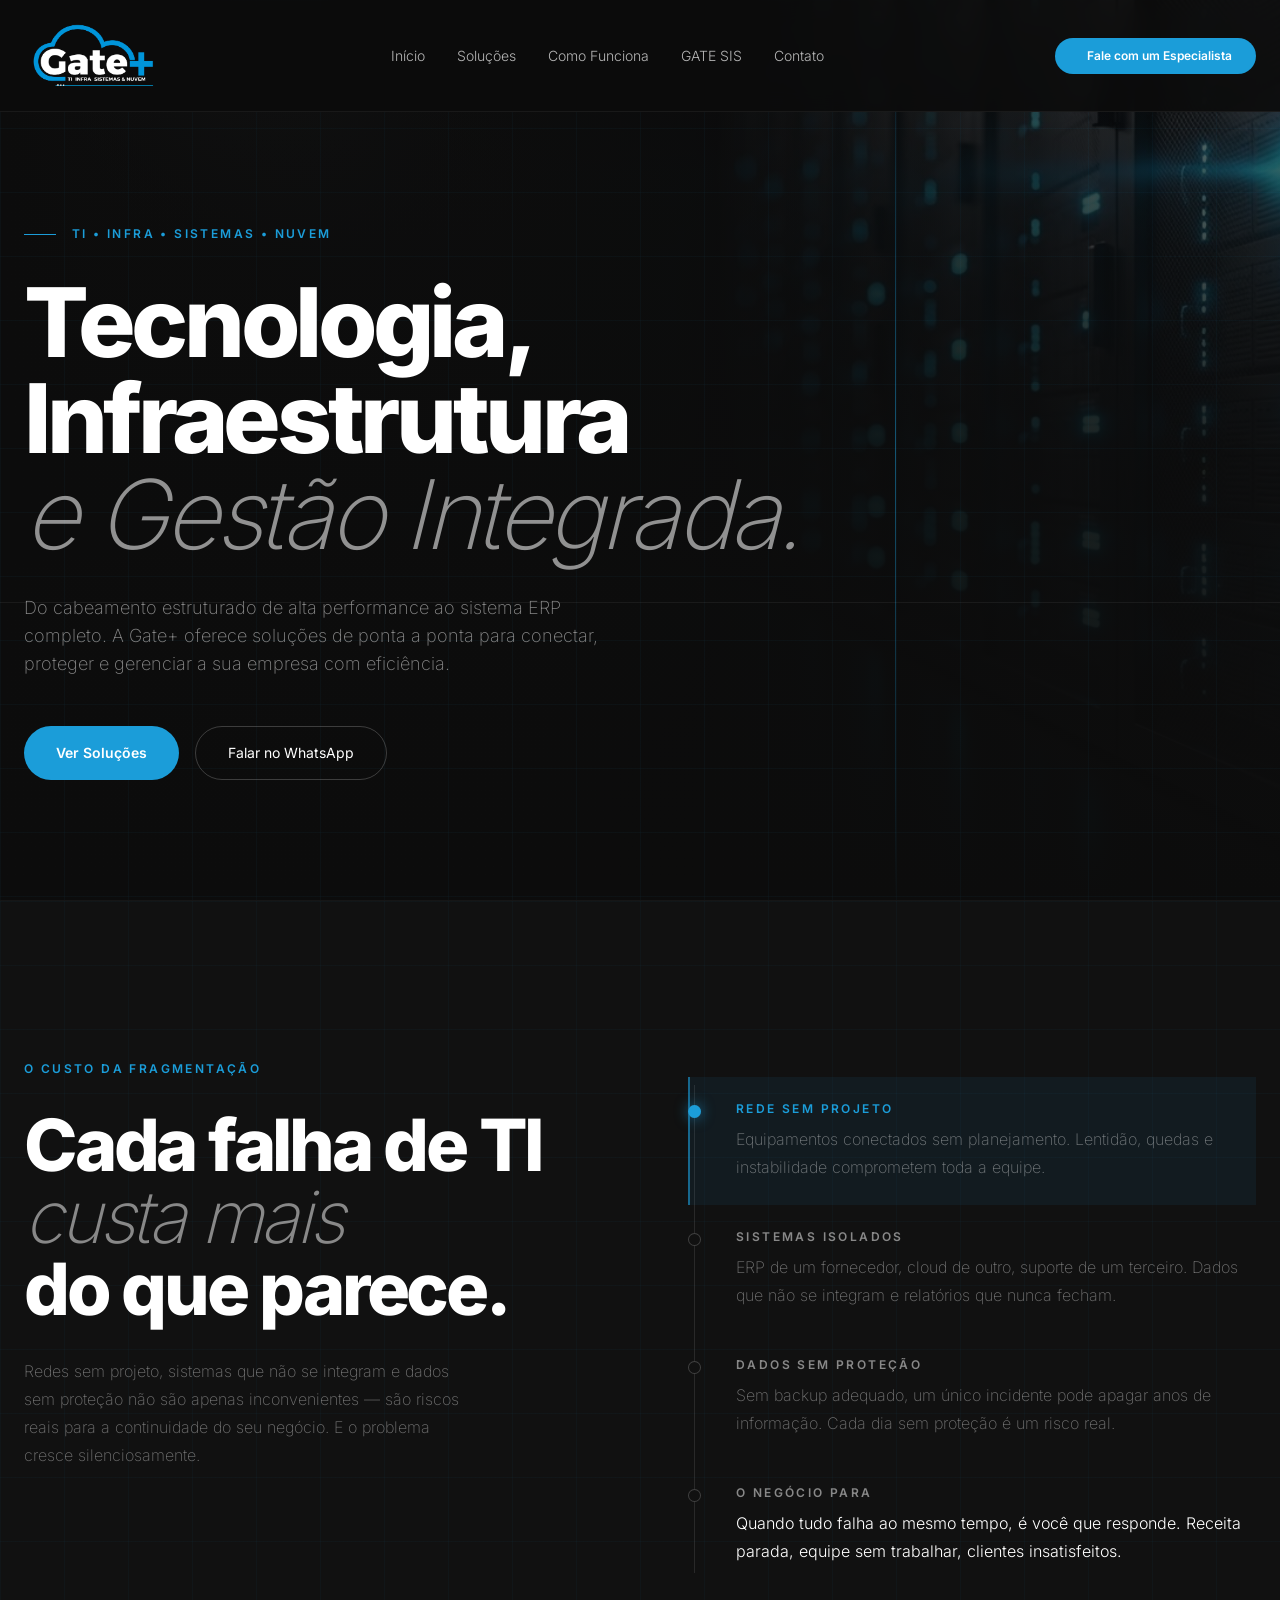
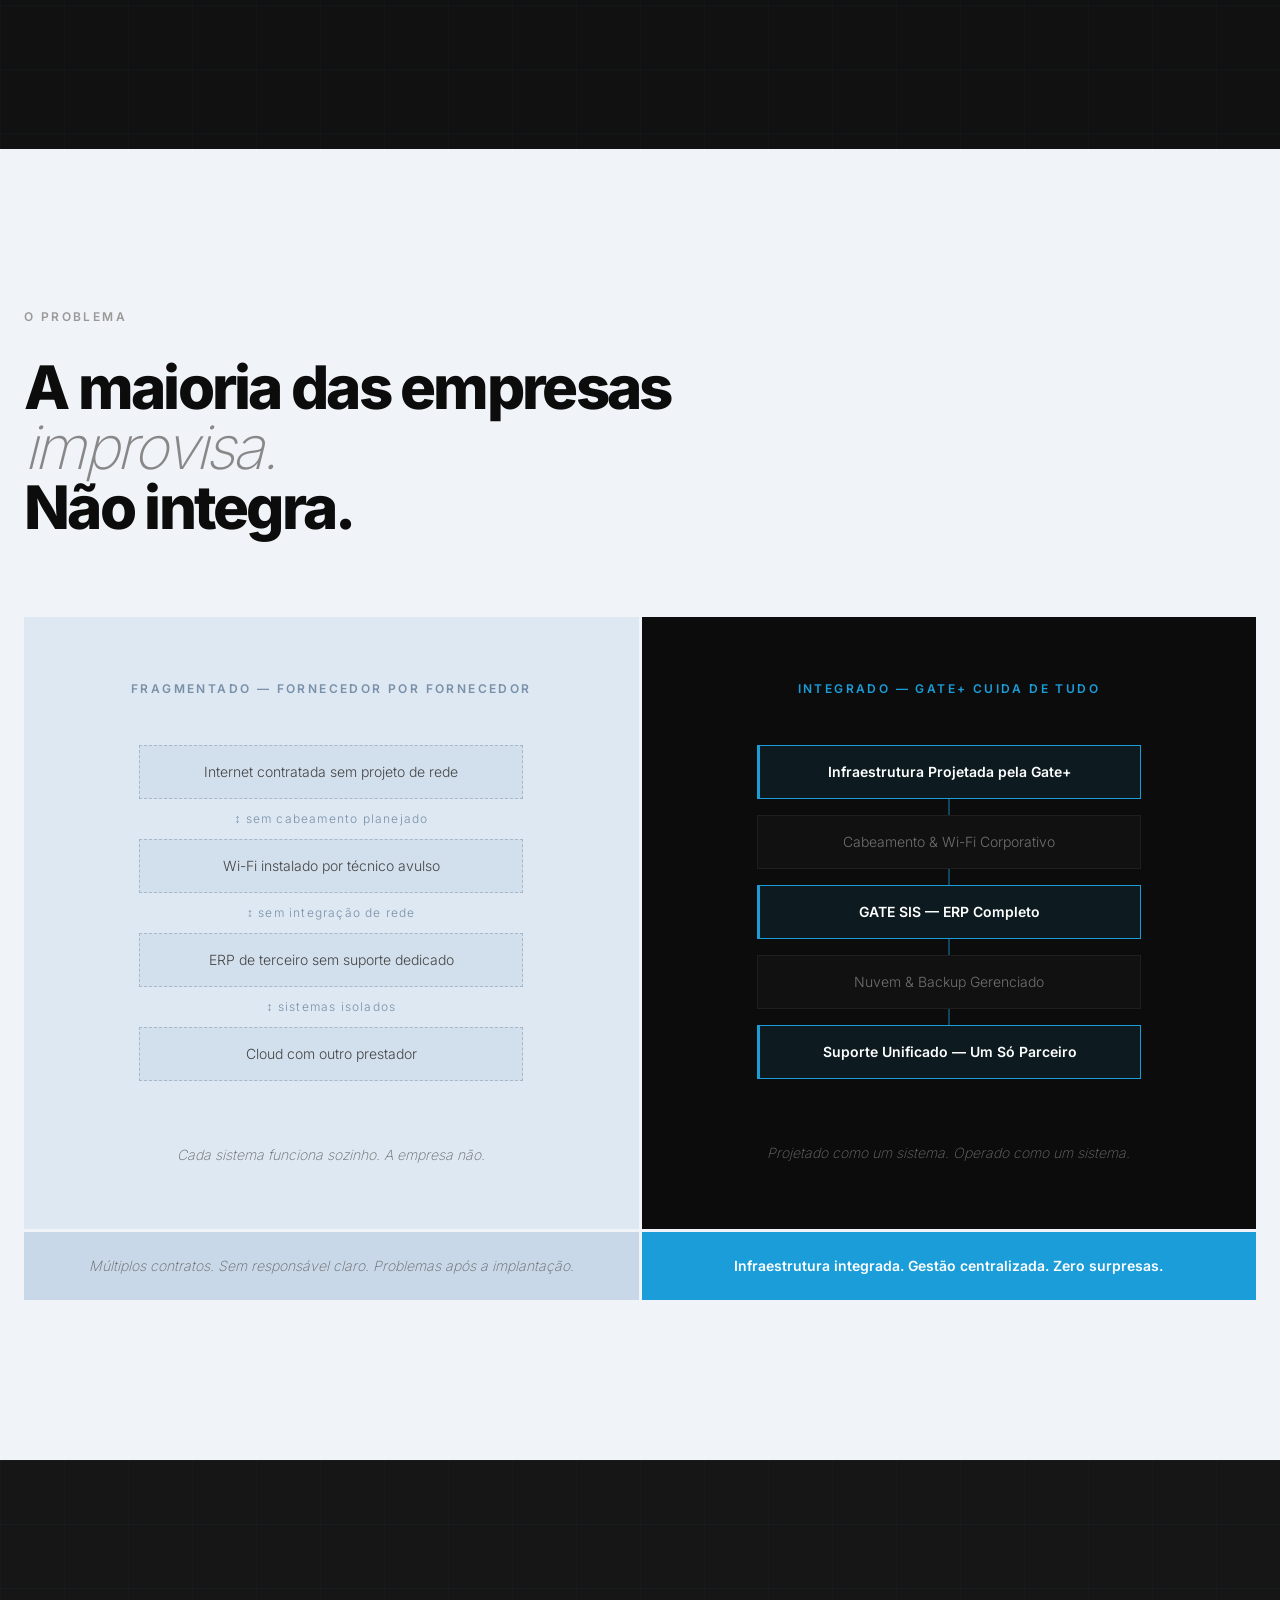
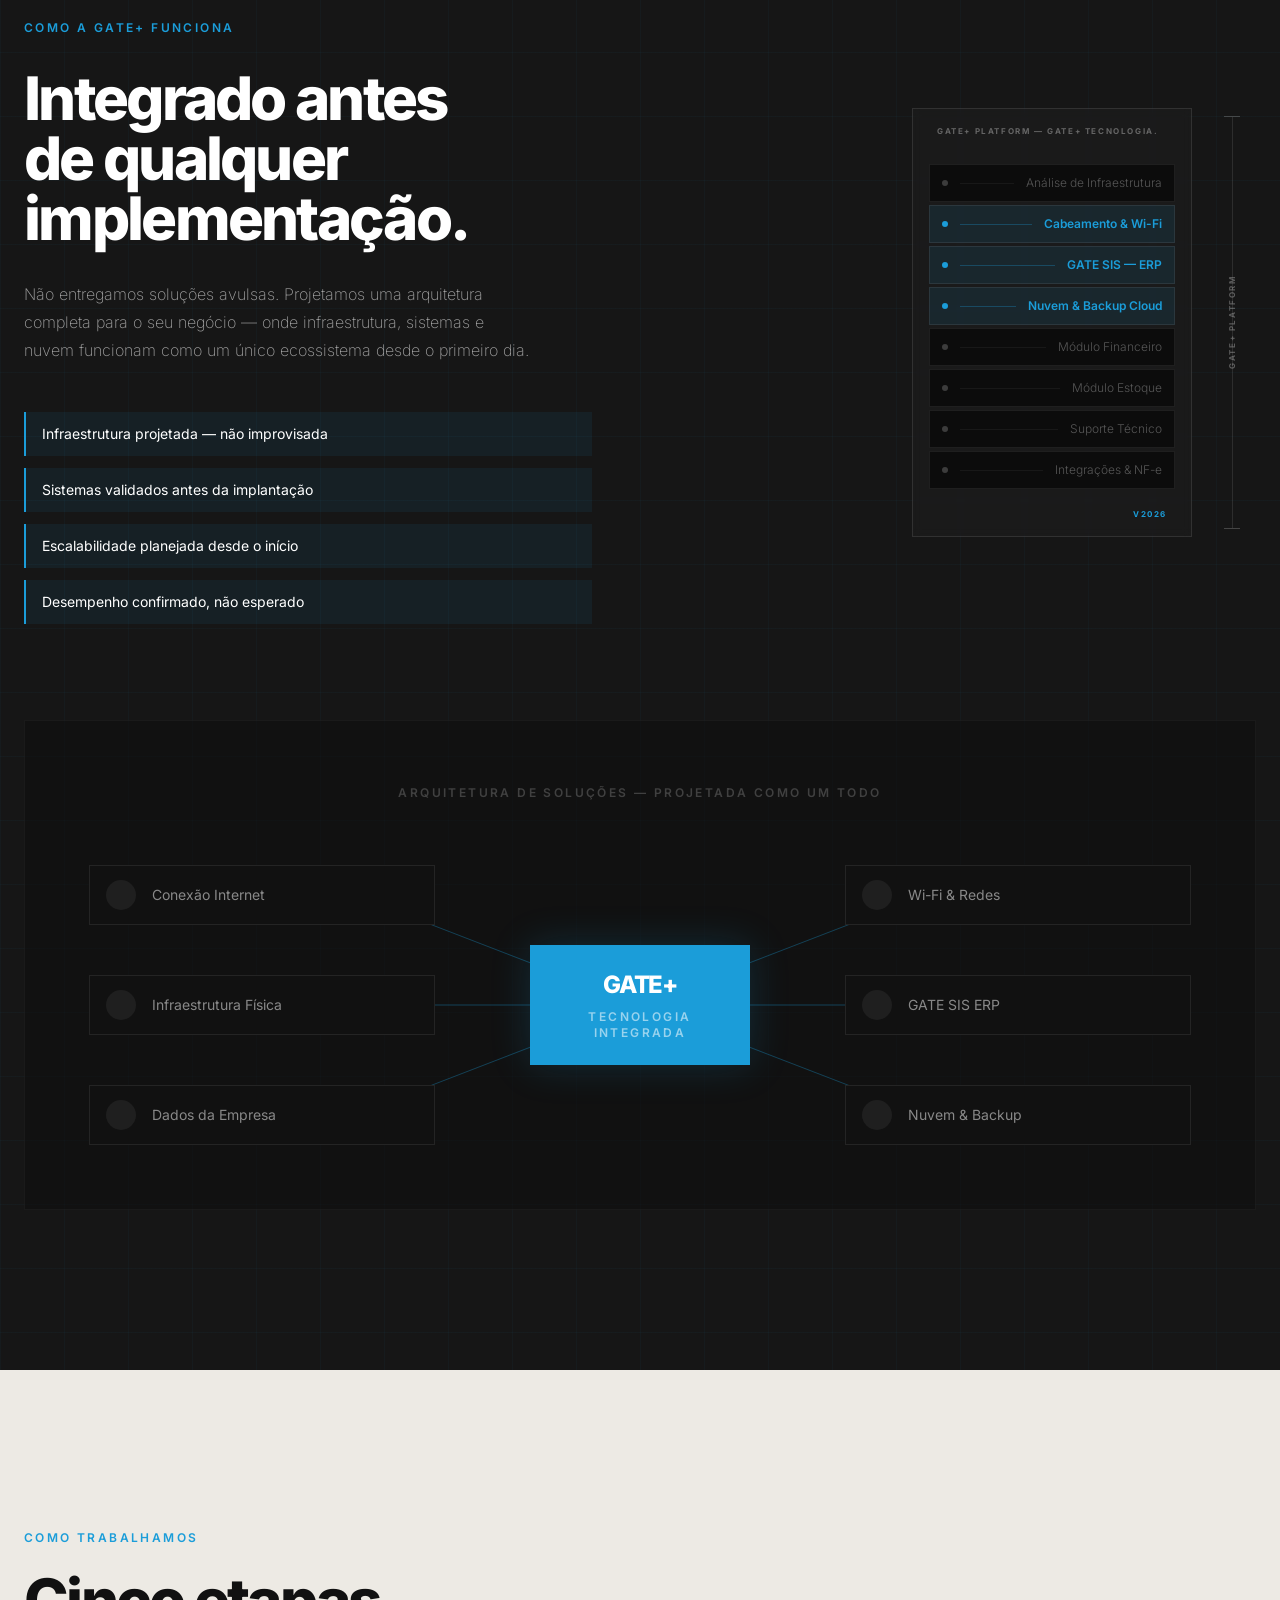
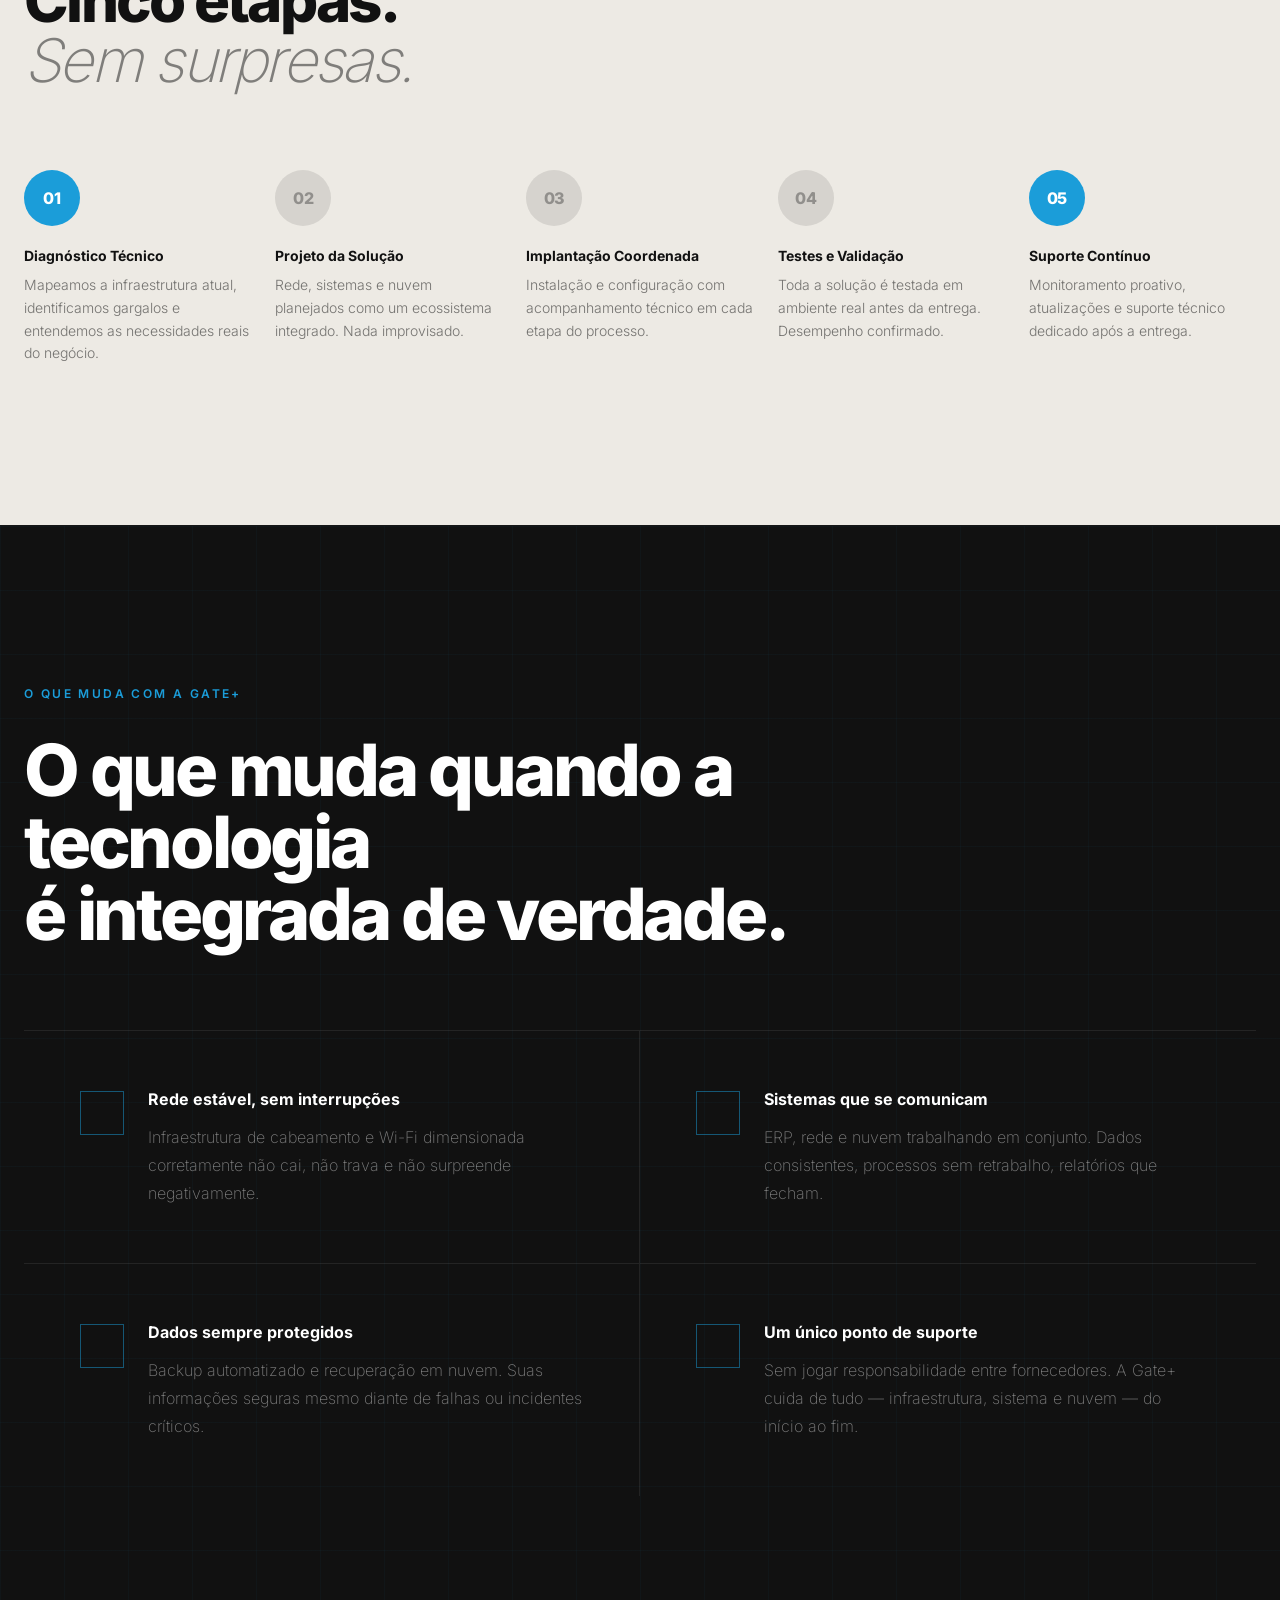
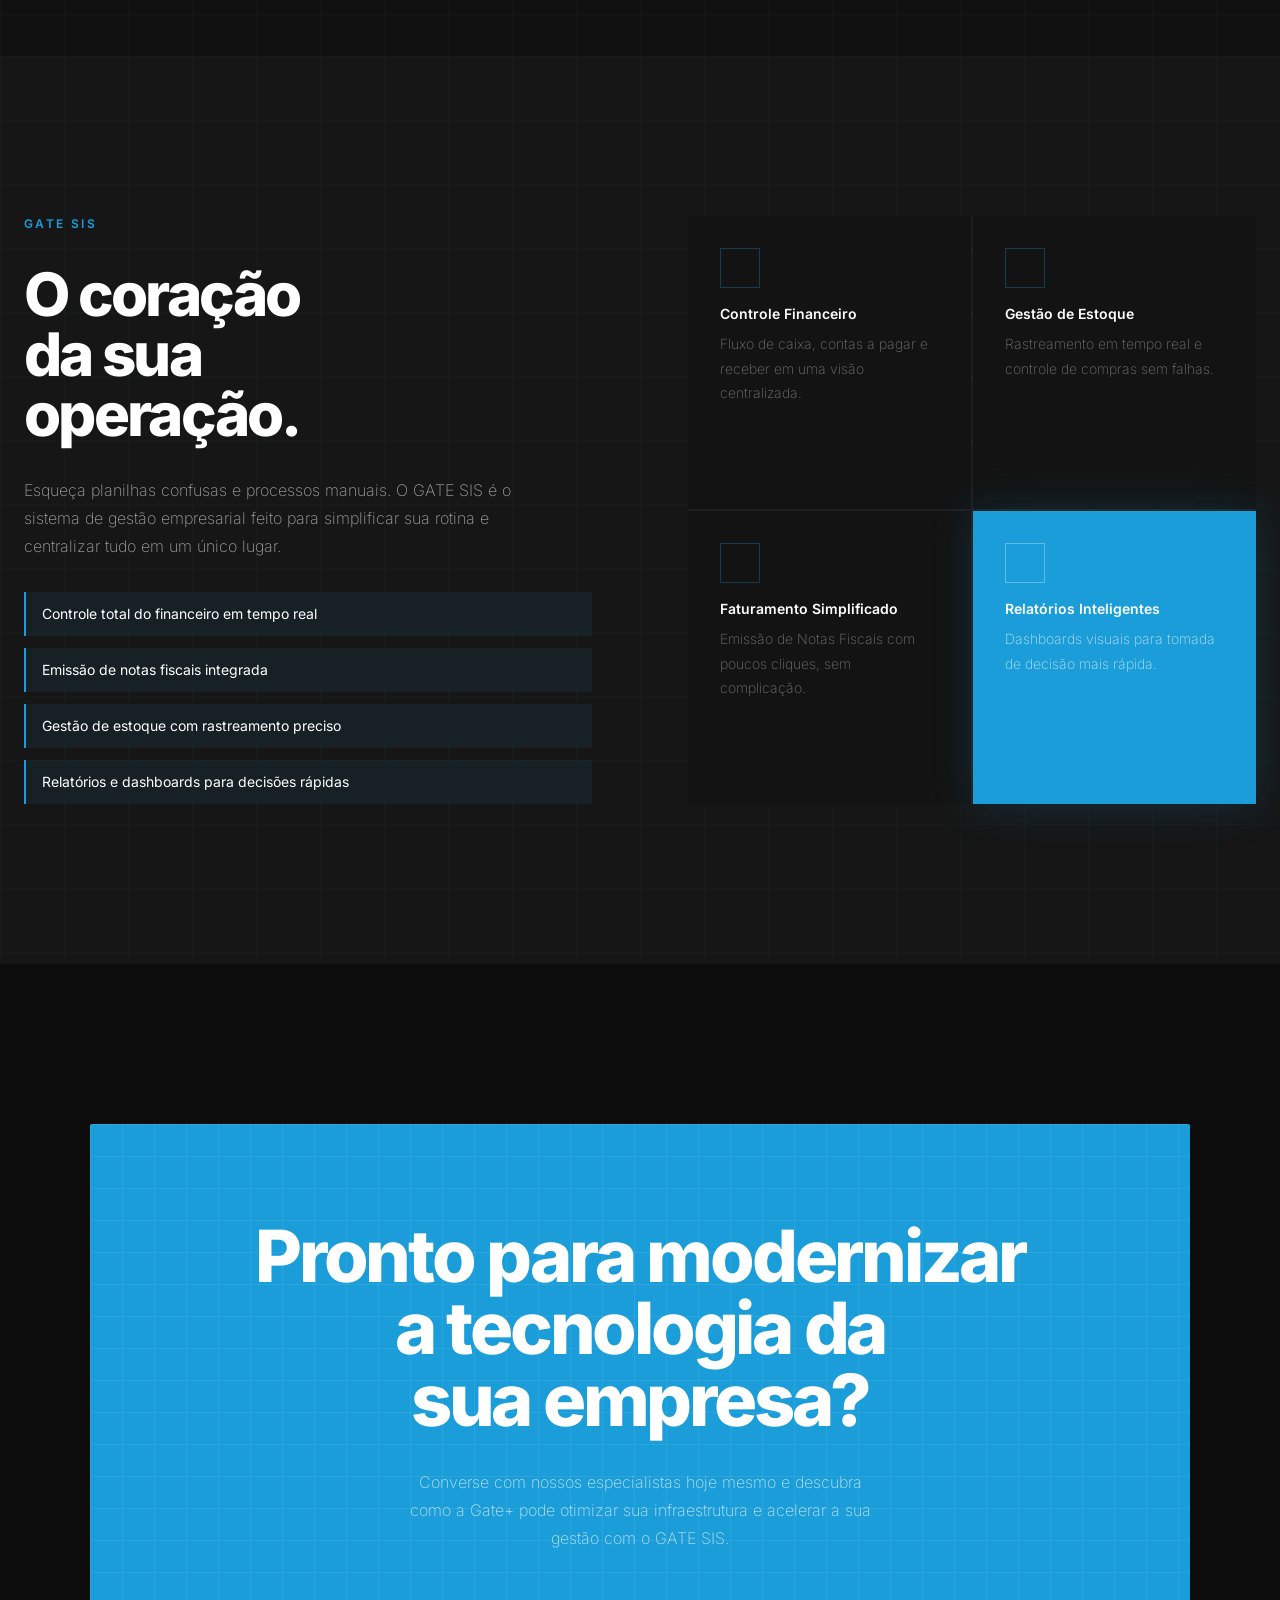
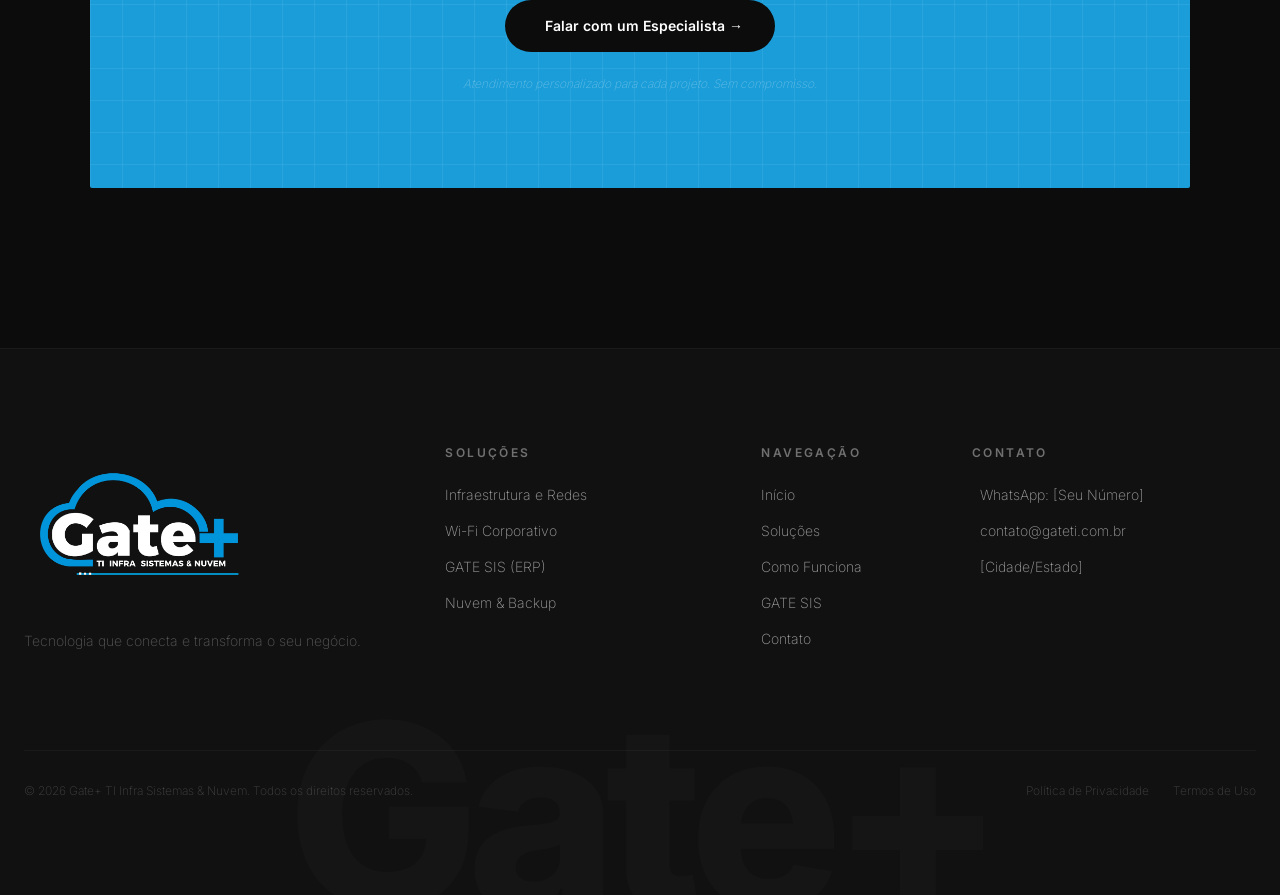
<file: builder-energy/index.html>
<html lang="pt-BR"><head>

<script>
try{if(window.parent&&window.parent!==window){window.parent.promotekit_referral="1fd2949a-d22c-431b-92bf-02d4ad04ee24";window.parent.document.cookie="promotekit_referral=1fd2949a-d22c-431b-92bf-02d4ad04ee24;path=/;domain=.aura.build;max-age=31536000"}}catch(e){}
</script>
<meta charset="UTF-8">
<meta name="viewport" content="width=device-width, initial-scale=1.0">
<title>Gate+ | TI Infra Sistemas & Nuvem</title>
<script src="assets/tailwind.min.js"></script>
<script src="assets/iconify-icon.min.js"></script>

<style>
body { font-family: 'Inter', sans-serif; }
iconify-icon { stroke-width: 1.5; }
/* 64px Grid Overlay */
.bg-grid-blue {
    background-size: 4rem 4rem;
    background-image:
        linear-gradient(to right, rgba(27, 157, 217, 0.04) 1px, transparent 1px),
        linear-gradient(to bottom, rgba(27, 157, 217, 0.04) 1px, transparent 1px);
    background-position: top left;
}
/* 32px Grid Overlay for CTA Block */
.bg-grid-white-subtle {
    background-size: 2rem 2rem;
    background-image:
        linear-gradient(to right, rgba(255, 255, 255, 0.065) 1px, transparent 1px),
        linear-gradient(to bottom, rgba(255, 255, 255, 0.065) 1px, transparent 1px);
    background-position: top left;
}
/* Animations */
.reveal {
    opacity: 0;
    transform: translateY(16px);
    transition: opacity 0.65s cubic-bezier(0.16, 1, 0.3, 1), transform 0.65s cubic-bezier(0.16, 1, 0.3, 1);
}
.reveal.is-visible {
    opacity: 1;
    transform: translateY(0);
}
.delay-100 { transition-delay: 100ms; }
.delay-200 { transition-delay: 200ms; }
.delay-300 { transition-delay: 300ms; }
/* Custom Scrollbar */
::-webkit-scrollbar { width: 8px; }
::-webkit-scrollbar-track { background: #0C0C0C; }
::-webkit-scrollbar-thumb { background: #1B9DD9; }
</style><!-- aura-ga4-start -->

<script>
window.dataLayer = window.dataLayer || [];
function gtag(){dataLayer.push(arguments);}
gtag('js', new Date());
gtag('config', 'G-2M6V79H761');
</script>
<!-- aura-ga4-end -->
<link rel="stylesheet" href="assets/inter-font.css">
</head>
<body class="bg-[#0C0C0C] text-white antialiased selection:bg-[#1B9DD9]/30 selection:text-white overflow-x-hidden font-light">

    <!-- Fixed Navigation -->
    <nav class="fixed top-0 w-full h-[7rem] bg-[#0C0C0C]/90 backdrop-blur-md border-b border-white/[0.06] z-50 transition-colors flex items-center">
        <div class="max-w-[90rem] w-full mx-auto px-6 flex items-center justify-between">
            <a href="#" class="flex items-center" aria-label="Gate+ TI">
                <img src="assets/images/logo_oficial_transparente.png" alt="Gate+ TI" class="h-24">
            </a>

            <div class="hidden md:flex items-center space-x-8 text-sm font-light text-white/70">
                <a href="#" class="hover:text-white transition-colors duration-200">Início</a>
                <a href="#solucoes" class="hover:text-white transition-colors duration-200">Soluções</a>
                <a href="#como-funciona" class="hover:text-white transition-colors duration-200">Como Funciona</a>
                <a href="#gate-sis" class="hover:text-white transition-colors duration-200">GATE SIS</a>
                <a href="#contato" class="hover:text-white transition-colors duration-200">Contato</a>
            </div>

            <div class="flex items-center">
                <a href="https://wa.me/55SEUNUMERO" target="_blank" rel="noopener" class="hidden md:inline-flex items-center gap-2 justify-center bg-[#1B9DD9] hover:bg-[#2DAEE2] text-white text-xs font-semibold rounded-full px-6 py-2.5 transition-all transform hover:-translate-y-[1px]">
                    <iconify-icon icon="solar:chat-round-line-linear" class="text-sm"></iconify-icon>
                    Fale com um Especialista
                </a>
                <button class="md:hidden text-white/70 hover:text-white transition-colors">
                    <iconify-icon icon="solar:hamburger-menu-linear" class="text-xl"></iconify-icon>
                </button>
            </div>
        </div>
    </nav>

    <!-- SECTION 1: HERO -->
    <header class="relative min-h-screen flex items-end pt-44 pb-[120px] overflow-hidden bg-[#0C0C0C]">
        <!-- Background Art Direction -->
        <div class="absolute inset-0 z-0 bg-[url('assets/images/hero-bg.jpg')] bg-cover bg-center"></div>
        <div class="absolute inset-0 z-0 bg-gradient-to-r from-[#0C0C0C] via-[#0C0C0C]/90 to-[#0C0C0C]/40"></div>
        <div class="absolute inset-0 z-0 bg-gradient-to-t from-[#0C0C0C] via-[#0C0C0C]/80 to-[#0C0C0C]/15"></div>

        <!-- Decorative Elements -->
        <div class="absolute inset-0 z-0 bg-grid-blue"></div>
        <div class="absolute right-[30%] top-0 bottom-0 w-[1px] bg-gradient-to-b from-transparent via-[#1B9DD9] to-transparent opacity-50 z-0"></div>
        <div class="absolute bottom-[33%] left-0 right-0 h-[1px] bg-white/[0.06] z-0"></div>

        <div class="relative z-10 max-w-[90rem] mx-auto w-full px-6">
            <div class="max-w-4xl reveal">
                <div class="flex items-center gap-4 mb-8">
                    <div class="w-[32px] h-[1px] bg-[#1B9DD9]"></div>
                    <span class="font-semibold tracking-[0.2em] uppercase text-xs text-[#1B9DD9]">TI • INFRA • SISTEMAS • NUVEM</span>
                </div>

                <h1 class="text-5xl md:text-7xl lg:text-8xl font-extrabold tracking-[-0.045em] leading-[0.95] mb-8 text-white reveal delay-100">
                    Tecnologia,<br>
                    Infraestrutura<br>
                    <span class="font-extralight italic text-white/55">e Gestão Integrada.</span>
                </h1>

                <p class="text-base md:text-lg font-extralight text-white/50 leading-[1.75] max-w-xl mb-12 reveal delay-200">
                    Do cabeamento estruturado de alta performance ao sistema ERP completo. A Gate+ oferece soluções de ponta a ponta para conectar, proteger e gerenciar a sua empresa com eficiência.
                </p>

                <div class="flex flex-col sm:flex-row gap-4 reveal delay-300">
                    <a href="#solucoes" class="inline-flex items-center justify-center bg-[#1B9DD9] hover:bg-[#2DAEE2] text-white text-sm font-semibold rounded-full px-8 py-4 transition-all transform hover:-translate-y-[1px]">
                        Ver Soluções
                    </a>
                    <a href="https://wa.me/55SEUNUMERO" target="_blank" rel="noopener" class="inline-flex items-center justify-center bg-transparent border border-white/20 hover:bg-white/5 text-white text-sm font-normal rounded-full px-8 py-4 transition-all transform hover:-translate-y-[1px]">
                        Falar no WhatsApp
                    </a>
                </div>
            </div>
        </div>
    </header>

    <!-- SECTION 2: PROBLEMA / TIMELINE -->
    <section id="problema" class="bg-[#111111] py-[120px] lg:py-[160px] relative border-t border-white/[0.02]">
        <div class="absolute inset-0 z-0 bg-grid-blue"></div>

        <div class="max-w-[90rem] mx-auto px-6 relative z-10 grid grid-cols-1 lg:grid-cols-2 gap-24">

            <!-- Left: Context -->
            <div class="flex flex-col justify-start reveal">
                <span class="font-semibold tracking-[0.2em] uppercase text-xs text-[#1B9DD9] mb-8 block">O Custo da Fragmentação</span>
                <h2 class="text-5xl md:text-7xl font-extrabold tracking-[-0.045em] leading-[0.95] mb-8 text-white">
                    Cada falha de TI<br>
                    <span class="font-extralight italic text-white/50">custa mais</span><br>
                    do que parece.
                </h2>
                <p class="text-base font-extralight text-white/40 leading-[1.75] max-w-md">
                    Redes sem projeto, sistemas que não se integram e dados sem proteção não são apenas inconvenientes — são riscos reais para a continuidade do seu negócio. E o problema cresce silenciosamente.
                </p>
            </div>

            <!-- Right: Timeline -->
            <div class="relative pt-4 reveal delay-100">
                <div class="relative" id="timeline-track">
                    <!-- Connecting Track -->
                    <div class="absolute top-2 bottom-4 left-[6px] w-[1px] bg-white/10 z-0"></div>

                    <!-- Animated Highlight Box -->
                    <div id="timeline-highlight" class="absolute left-0 right-0 bg-[#1B9DD9]/[0.07] border-l-2 border-[#1B9DD9]/60 z-[1] pointer-events-none" style="top:0;height:0;opacity:0;transition:top 0.55s cubic-bezier(0.16,1,0.3,1),height 0.55s cubic-bezier(0.16,1,0.3,1),opacity 0.3s ease;"></div>

                    <!-- Animated Active Dot -->
                    <div id="timeline-active-dot" class="absolute left-0 w-[13px] h-[13px] rounded-full bg-[#1B9DD9] shadow-[0_0_14px_rgba(27,157,217,0.7)] z-30 pointer-events-none" style="top:5px;transition:top 0.55s cubic-bezier(0.16,1,0.3,1);"></div>

                    <div class="flex flex-col relative z-10">

                        <!-- Node 1 -->
                        <div class="timeline-node relative pl-12 py-6">
                            <div class="node-dot absolute left-0 top-7 w-[13px] h-[13px] rounded-full bg-[#111111] border border-white/20"></div>
                            <span class="node-label block font-semibold tracking-[0.2em] uppercase text-xs text-white/50 mb-2 transition-colors duration-300">Rede Sem Projeto</span>
                            <p class="text-base font-extralight text-white/40 leading-[1.75]">Equipamentos conectados sem planejamento. Lentidão, quedas e instabilidade comprometem toda a equipe.</p>
                        </div>

                        <!-- Node 2 -->
                        <div class="timeline-node relative pl-12 py-6">
                            <div class="node-dot absolute left-0 top-7 w-[13px] h-[13px] rounded-full bg-[#111111] border border-white/20"></div>
                            <span class="node-label block font-semibold tracking-[0.2em] uppercase text-xs text-white/50 mb-2 transition-colors duration-300">Sistemas Isolados</span>
                            <p class="text-base font-extralight text-white/40 leading-[1.75]">ERP de um fornecedor, cloud de outro, suporte de um terceiro. Dados que não se integram e relatórios que nunca fecham.</p>
                        </div>

                        <!-- Node 3 -->
                        <div class="timeline-node relative pl-12 py-6">
                            <div class="node-dot absolute left-0 top-7 w-[13px] h-[13px] rounded-full bg-[#111111] border border-white/20"></div>
                            <span class="node-label block font-semibold tracking-[0.2em] uppercase text-xs text-white/50 mb-2 transition-colors duration-300">Dados Sem Proteção</span>
                            <p class="text-base font-extralight text-white/40 leading-[1.75]">Sem backup adequado, um único incidente pode apagar anos de informação. Cada dia sem proteção é um risco real.</p>
                        </div>

                        <!-- Node 4 -->
                        <div class="timeline-node relative pl-12 py-6">
                            <div class="node-dot absolute left-0 top-7 w-[13px] h-[13px] rounded-full bg-[#111111] border border-white/20"></div>
                            <span class="node-label block font-semibold tracking-[0.2em] uppercase text-xs text-white/50 mb-2 transition-colors duration-300">O Negócio Para</span>
                            <p class="text-base font-light text-white leading-[1.75]">Quando tudo falha ao mesmo tempo, é você que responde. Receita parada, equipe sem trabalhar, clientes insatisfeitos.</p>
                        </div>

                    </div>
                </div>
            </div>

        </div>
    </section>

    <!-- SECTION 3: COMPARAÇÃO FRAGMENTADO vs GATE+ -->
    <section id="sobre" class="py-[120px] lg:py-[160px] text-[#0C0C0C]" style="background-color: #F0F4F8;">
        <div class="max-w-[90rem] mx-auto px-6">

            <div class="mb-20 max-w-2xl">
                <span class="font-semibold tracking-[0.2em] uppercase text-xs text-[#999999] mb-8 block">O Problema</span>
                <h2 class="text-5xl md:text-6xl font-extrabold tracking-[-0.045em] leading-[0.95]">
                    A maioria das empresas<br>
                    <span class="font-extralight italic text-[#888888]">improvisa.</span><br>
                    Não integra.
                </h2>
            </div>

            <!-- Comparison Diagram -->
            <div class="flex flex-col w-full reveal">
                <div class="grid grid-cols-1 lg:grid-cols-2 gap-[3px]">

                    <!-- Left: Fragmentado -->
                    <div class="bg-[#DDE8F3] p-10 md:p-16 flex flex-col items-center">
                        <span class="font-semibold tracking-[0.2em] uppercase text-xs text-[#7A90A8] mb-12 block text-center w-full">Fragmentado — Fornecedor por Fornecedor</span>

                        <div class="w-full max-w-sm flex flex-col">
                            <div class="border border-dashed border-[#A8B8C8] bg-[#C8D8E8]/50 p-4 text-center">
                                <span class="text-sm font-light text-[#444444]">Internet contratada sem projeto de rede</span>
                            </div>
                            <div class="py-3 text-center flex flex-col items-center justify-center">
                                <span class="text-xs font-light text-[#7A90A8] tracking-widest">↕ sem cabeamento planejado</span>
                            </div>
                            <div class="border border-dashed border-[#A8B8C8] bg-[#C8D8E8]/50 p-4 text-center">
                                <span class="text-sm font-light text-[#444444]">Wi-Fi instalado por técnico avulso</span>
                            </div>
                            <div class="py-3 text-center flex flex-col items-center justify-center">
                                <span class="text-xs font-light text-[#7A90A8] tracking-widest">↕ sem integração de rede</span>
                            </div>
                            <div class="border border-dashed border-[#A8B8C8] bg-[#C8D8E8]/50 p-4 text-center">
                                <span class="text-sm font-light text-[#444444]">ERP de terceiro sem suporte dedicado</span>
                            </div>
                            <div class="py-3 text-center flex flex-col items-center justify-center">
                                <span class="text-xs font-light text-[#7A90A8] tracking-widest">↕ sistemas isolados</span>
                            </div>
                            <div class="border border-dashed border-[#A8B8C8] bg-[#C8D8E8]/50 p-4 text-center">
                                <span class="text-sm font-light text-[#444444]">Cloud com outro prestador</span>
                            </div>
                        </div>

                        <p class="text-sm font-extralight italic text-[#666666] mt-16 text-center">Cada sistema funciona sozinho. A empresa não.</p>
                    </div>

                    <!-- Right: Gate+ Integrado -->
                    <div class="bg-[#0C0C0C] p-10 md:p-16 flex flex-col items-center">
                        <span class="font-semibold tracking-[0.2em] uppercase text-xs text-[#1B9DD9] mb-12 block text-center w-full">Integrado — Gate+ Cuida de Tudo</span>

                        <div class="w-full max-w-sm flex flex-col">
                            <div class="border border-[#1B9DD9] border-l-[3px] bg-[#1B9DD9]/10 p-4 text-center">
                                <span class="text-sm font-semibold text-white">Infraestrutura Projetada pela Gate+</span>
                            </div>
                            <div class="h-4 w-[2px] bg-[#1B9DD9]/40 mx-auto"></div>

                            <div class="border border-white/[0.06] bg-white/[0.02] p-4 text-center">
                                <span class="text-sm font-light text-white/40">Cabeamento & Wi-Fi Corporativo</span>
                            </div>
                            <div class="h-4 w-[2px] bg-[#1B9DD9]/40 mx-auto"></div>

                            <div class="border border-[#1B9DD9] border-l-[3px] bg-[#1B9DD9]/10 p-4 text-center">
                                <span class="text-sm font-semibold text-white">GATE SIS — ERP Completo</span>
                            </div>
                            <div class="h-4 w-[2px] bg-[#1B9DD9]/40 mx-auto"></div>

                            <div class="border border-white/[0.06] bg-white/[0.02] p-4 text-center">
                                <span class="text-sm font-light text-white/40">Nuvem & Backup Gerenciado</span>
                            </div>
                            <div class="h-4 w-[2px] bg-[#1B9DD9]/40 mx-auto"></div>

                            <div class="border border-[#1B9DD9] border-l-[3px] bg-[#1B9DD9]/10 p-4 text-center">
                                <span class="text-sm font-semibold text-white">Suporte Unificado — Um Só Parceiro</span>
                            </div>
                        </div>

                        <p class="text-sm font-extralight italic text-white/40 mt-16 text-center">Projetado como um sistema. Operado como um sistema.</p>
                    </div>
                </div>

                <!-- Verdict Bar -->
                <div class="grid grid-cols-1 lg:grid-cols-2 gap-[3px] mt-[3px]">
                    <div class="bg-[#C8D8E8] p-6 text-center lg:text-left flex items-center justify-center">
                        <span class="text-sm font-extralight italic text-[#666666]">Múltiplos contratos. Sem responsável claro. Problemas após a implantação.</span>
                    </div>
                    <div class="bg-[#1B9DD9] p-6 text-center lg:text-left flex items-center justify-center">
                        <span class="text-sm font-semibold text-white">Infraestrutura integrada. Gestão centralizada. Zero surpresas.</span>
                    </div>
                </div>
            </div>

        </div>
    </section>

    <!-- SECTION 4: COMO A GATE+ FUNCIONA (BLUEPRINT) -->
    <section id="solucoes" class="bg-[#161616] py-[120px] lg:py-[160px] relative overflow-hidden">
        <div class="absolute inset-0 z-0 bg-grid-blue"></div>

        <div class="max-w-[90rem] mx-auto px-6 relative z-10">

            <!-- Top Grid: Text + Rack Panel -->
            <div class="grid grid-cols-1 lg:grid-cols-2 gap-24 mb-24 items-center reveal">

                <!-- Left: Text -->
                <div>
                    <span class="font-semibold tracking-[0.2em] uppercase text-xs text-[#1B9DD9] mb-8 block">Como a Gate+ Funciona</span>
                    <h2 class="text-5xl md:text-6xl font-extrabold tracking-[-0.045em] leading-[0.95] mb-8 text-white">
                        Integrado antes<br>
                        de qualquer<br>
                        implementação.
                    </h2>
                    <p class="text-base font-extralight text-white/60 leading-[1.75] mb-12 max-w-lg">
                        Não entregamos soluções avulsas. Projetamos uma arquitetura completa para o seu negócio — onde infraestrutura, sistemas e nuvem funcionam como um único ecossistema desde o primeiro dia.
                    </p>

                    <div class="flex flex-col gap-3">
                        <div class="border-l-2 border-[#1B9DD9] bg-[#1B9DD9]/[0.08] px-4 py-3">
                            <span class="text-sm font-normal text-white">Infraestrutura projetada — não improvisada</span>
                        </div>
                        <div class="border-l-2 border-[#1B9DD9] bg-[#1B9DD9]/[0.08] px-4 py-3">
                            <span class="text-sm font-normal text-white">Sistemas validados antes da implantação</span>
                        </div>
                        <div class="border-l-2 border-[#1B9DD9] bg-[#1B9DD9]/[0.08] px-4 py-3">
                            <span class="text-sm font-normal text-white">Escalabilidade planejada desde o início</span>
                        </div>
                        <div class="border-l-2 border-[#1B9DD9] bg-[#1B9DD9]/[0.08] px-4 py-3">
                            <span class="text-sm font-normal text-white">Desempenho confirmado, não esperado</span>
                        </div>
                    </div>
                </div>

                <!-- Right: Blueprint / Rack Panel -->
                <div class="flex justify-center lg:justify-end reveal delay-100 relative">
                    <div class="flex items-stretch relative">
                        <!-- Main Rack Panel -->
                        <div class="w-[280px] border border-white/10 bg-white/[0.02] p-4 flex flex-col gap-[3px] relative z-10 backdrop-blur-sm">
                            <div class="flex justify-between items-center mb-6 px-2">
                                <span class="text-[0.5rem] font-bold tracking-[0.2em] uppercase text-[#666666]">GATE+ PLATFORM — Gate+ Tecnologia.</span>
                                <iconify-icon icon="solar:cloud-linear" class="text-white/30"></iconify-icon>
                            </div>

                            <!-- Rows -->
                            <div class="h-[38px] border border-white/[0.08] bg-[#0C0C0C] flex items-center px-3 gap-3">
                                <div class="w-1.5 h-1.5 rounded-full bg-white/20"></div>
                                <div class="flex-1 h-[1px] bg-white/[0.05]"></div>
                                <span class="text-xs font-light text-white/30">Análise de Infraestrutura</span>
                            </div>
                            <div class="h-[38px] border border-white/[0.08] bg-[#1B9DD9]/10 flex items-center px-3 gap-3">
                                <div class="w-1.5 h-1.5 rounded-full bg-[#1B9DD9]"></div>
                                <div class="flex-1 h-[1px] bg-[#1B9DD9]/30"></div>
                                <span class="text-xs font-semibold text-[#1B9DD9]">Cabeamento & Wi-Fi</span>
                            </div>
                            <div class="h-[38px] border border-white/[0.08] bg-[#1B9DD9]/10 flex items-center px-3 gap-3">
                                <div class="w-1.5 h-1.5 rounded-full bg-[#1B9DD9]"></div>
                                <div class="flex-1 h-[1px] bg-[#1B9DD9]/30"></div>
                                <span class="text-xs font-semibold text-[#1B9DD9]">GATE SIS — ERP</span>
                            </div>
                            <div class="h-[38px] border border-white/[0.08] bg-[#1B9DD9]/10 flex items-center px-3 gap-3">
                                <div class="w-1.5 h-1.5 rounded-full bg-[#1B9DD9]"></div>
                                <div class="flex-1 h-[1px] bg-[#1B9DD9]/30"></div>
                                <span class="text-xs font-semibold text-[#1B9DD9]">Nuvem & Backup Cloud</span>
                            </div>
                            <div class="h-[38px] border border-white/[0.08] bg-[#0C0C0C] flex items-center px-3 gap-3">
                                <div class="w-1.5 h-1.5 rounded-full bg-white/20"></div>
                                <div class="flex-1 h-[1px] bg-white/[0.05]"></div>
                                <span class="text-xs font-light text-white/30">Módulo Financeiro</span>
                            </div>
                            <div class="h-[38px] border border-white/[0.08] bg-[#0C0C0C] flex items-center px-3 gap-3">
                                <div class="w-1.5 h-1.5 rounded-full bg-white/20"></div>
                                <div class="flex-1 h-[1px] bg-white/[0.05]"></div>
                                <span class="text-xs font-light text-white/30">Módulo Estoque</span>
                            </div>
                            <div class="h-[38px] border border-white/[0.08] bg-[#0C0C0C] flex items-center px-3 gap-3">
                                <div class="w-1.5 h-1.5 rounded-full bg-white/20"></div>
                                <div class="flex-1 h-[1px] bg-white/[0.05]"></div>
                                <span class="text-xs font-light text-white/30">Suporte Técnico</span>
                            </div>
                            <div class="h-[38px] border border-white/[0.08] bg-[#0C0C0C] flex items-center px-3 gap-3">
                                <div class="w-1.5 h-1.5 rounded-full bg-white/20"></div>
                                <div class="flex-1 h-[1px] bg-white/[0.05]"></div>
                                <span class="text-xs font-light text-white/30">Integrações & NF-e</span>
                            </div>

                            <div class="mt-4 text-right pr-2">
                                <span class="text-[0.5rem] font-bold tracking-[0.2em] uppercase text-[#1B9DD9]">v2026</span>
                            </div>
                        </div>

                        <!-- Dimension Line -->
                        <div class="w-12 ml-4 flex flex-col items-center justify-between py-2 opacity-50">
                            <div class="w-4 h-[1px] bg-white/40"></div>
                            <div class="flex-1 w-[1px] bg-white/20 relative flex items-center justify-center">
                                <span class="text-[0.5rem] font-bold tracking-[0.2em] uppercase text-white/60 whitespace-nowrap -rotate-90 absolute">GATE+ PLATFORM</span>
                            </div>
                            <div class="w-4 h-[1px] bg-white/40"></div>
                        </div>
                    </div>
                </div>
            </div>

            <!-- Bottom Flow Diagram -->
            <div class="border border-white/[0.04] bg-[#0C0C0C]/50 p-8 md:p-16 reveal delay-200">
                <div class="text-center mb-16">
                    <span class="text-xs font-semibold tracking-[0.2em] uppercase text-white/20">Arquitetura de Soluções — Projetada Como Um Todo</span>
                </div>

                <div class="grid grid-cols-1 md:grid-cols-3 gap-8 items-center relative">

                    <!-- SVG Connectors -->
                    <div class="hidden md:block absolute inset-0 pointer-events-none z-0">
                        <svg class="w-full h-full" viewBox="0 0 1000 300" preserveAspectRatio="none">
                            <path d="M 280 50 L 500 150" stroke="rgba(27,157,217,0.35)" stroke-width="1" fill="none"></path>
                            <path d="M 280 150 L 500 150" stroke="rgba(27,157,217,0.35)" stroke-width="1" fill="none"></path>
                            <path d="M 280 250 L 500 150" stroke="rgba(27,157,217,0.35)" stroke-width="1" fill="none"></path>
                            <path d="M 500 150 L 720 50" stroke="rgba(27,157,217,0.35)" stroke-width="1" fill="none"></path>
                            <path d="M 500 150 L 720 150" stroke="rgba(27,157,217,0.35)" stroke-width="1" fill="none"></path>
                            <path d="M 500 150 L 720 250" stroke="rgba(27,157,217,0.35)" stroke-width="1" fill="none"></path>
                            <polygon points="480,145 500,150 480,155" fill="rgba(27,157,217,0.5)"></polygon>
                        </svg>
                    </div>

                    <!-- Inputs -->
                    <div class="flex flex-col justify-between h-[280px] z-10">
                        <div class="flex items-center gap-4 border border-white/[0.08] bg-[#111111] p-4 h-[60px]">
                            <div class="w-[30px] h-[30px] rounded-full bg-white/[0.06] flex items-center justify-center shrink-0">
                                <iconify-icon icon="solar:wifi-router-linear" class="text-white/80"></iconify-icon>
                            </div>
                            <span class="text-sm font-normal text-white/50">Conexão Internet</span>
                        </div>
                        <div class="flex items-center gap-4 border border-white/[0.08] bg-[#111111] p-4 h-[60px]">
                            <div class="w-[30px] h-[30px] rounded-full bg-white/[0.06] flex items-center justify-center shrink-0">
                                <iconify-icon icon="solar:server-linear" class="text-white/80"></iconify-icon>
                            </div>
                            <span class="text-sm font-normal text-white/50">Infraestrutura Física</span>
                        </div>
                        <div class="flex items-center gap-4 border border-white/[0.08] bg-[#111111] p-4 h-[60px]">
                            <div class="w-[30px] h-[30px] rounded-full bg-white/[0.06] flex items-center justify-center shrink-0">
                                <iconify-icon icon="solar:database-linear" class="text-white/80"></iconify-icon>
                            </div>
                            <span class="text-sm font-normal text-white/50">Dados da Empresa</span>
                        </div>
                    </div>

                    <!-- Center Hub -->
                    <div class="flex justify-center items-center h-[280px] z-10 py-12 md:py-0">
                        <div class="bg-[#1B9DD9] px-8 py-6 w-[220px] text-center shadow-[0_0_40px_rgba(27,157,217,0.2)]">
                            <span class="block text-2xl font-extrabold tracking-[-0.045em] text-white mb-2">GATE+</span>
                            <span class="block text-xs font-semibold tracking-[0.2em] uppercase text-white/55">Tecnologia Integrada</span>
                        </div>
                    </div>

                    <!-- Outputs -->
                    <div class="flex flex-col justify-between h-[280px] z-10">
                        <div class="flex items-center gap-4 border border-white/[0.08] bg-[#111111] p-4 h-[60px]">
                            <div class="w-[30px] h-[30px] rounded-full bg-white/[0.06] flex items-center justify-center shrink-0">
                                <iconify-icon icon="solar:wifi-linear" class="text-white/80"></iconify-icon>
                            </div>
                            <span class="text-sm font-normal text-white/50">Wi-Fi & Redes</span>
                        </div>
                        <div class="flex items-center gap-4 border border-white/[0.08] bg-[#111111] p-4 h-[60px]">
                            <div class="w-[30px] h-[30px] rounded-full bg-white/[0.06] flex items-center justify-center shrink-0">
                                <iconify-icon icon="solar:chart-2-linear" class="text-white/80"></iconify-icon>
                            </div>
                            <span class="text-sm font-normal text-white/50">GATE SIS ERP</span>
                        </div>
                        <div class="flex items-center gap-4 border border-white/[0.08] bg-[#111111] p-4 h-[60px]">
                            <div class="w-[30px] h-[30px] rounded-full bg-white/[0.06] flex items-center justify-center shrink-0">
                                <iconify-icon icon="solar:cloud-storage-linear" class="text-white/80"></iconify-icon>
                            </div>
                            <span class="text-sm font-normal text-white/50">Nuvem & Backup</span>
                        </div>
                    </div>

                </div>
            </div>

        </div>
    </section>

    <!-- SECTION 4.5: COMO TRABALHAMOS — 5 PASSOS -->
    <section id="como-funciona" class="bg-[#EDEAE4] py-[120px] lg:py-[160px]">
        <div class="max-w-[90rem] mx-auto px-6">

            <div class="mb-20">
                <span class="font-semibold tracking-[0.2em] uppercase text-xs text-[#1B9DD9] mb-6 block">Como Trabalhamos</span>
                <h2 class="text-5xl md:text-6xl font-extrabold tracking-[-0.045em] leading-[0.95] text-[#111111]">
                    Cinco etapas.<br>
                    <span class="font-extralight italic text-[#111111]/50">Sem surpresas.</span>
                </h2>
            </div>

            <div class="grid grid-cols-1 sm:grid-cols-2 lg:grid-cols-5 gap-10 lg:gap-6">

                <!-- Step 01 -->
                <div class="flex flex-col gap-5 reveal">
                    <div class="w-14 h-14 rounded-full bg-[#1B9DD9] flex items-center justify-center shrink-0">
                        <span class="text-base font-extrabold text-white tracking-tight">01</span>
                    </div>
                    <div>
                        <p class="text-sm font-bold text-[#111111] mb-2">Diagnóstico Técnico</p>
                        <p class="text-sm font-light text-[#111111]/55 leading-relaxed">Mapeamos a infraestrutura atual, identificamos gargalos e entendemos as necessidades reais do negócio.</p>
                    </div>
                </div>

                <!-- Step 02 -->
                <div class="flex flex-col gap-5 reveal delay-100">
                    <div class="w-14 h-14 rounded-full bg-[#111111]/10 flex items-center justify-center shrink-0">
                        <span class="text-base font-extrabold text-[#111111]/35 tracking-tight">02</span>
                    </div>
                    <div>
                        <p class="text-sm font-bold text-[#111111] mb-2">Projeto da Solução</p>
                        <p class="text-sm font-light text-[#111111]/55 leading-relaxed">Rede, sistemas e nuvem planejados como um ecossistema integrado. Nada improvisado.</p>
                    </div>
                </div>

                <!-- Step 03 -->
                <div class="flex flex-col gap-5 reveal delay-200">
                    <div class="w-14 h-14 rounded-full bg-[#111111]/10 flex items-center justify-center shrink-0">
                        <span class="text-base font-extrabold text-[#111111]/35 tracking-tight">03</span>
                    </div>
                    <div>
                        <p class="text-sm font-bold text-[#111111] mb-2">Implantação Coordenada</p>
                        <p class="text-sm font-light text-[#111111]/55 leading-relaxed">Instalação e configuração com acompanhamento técnico em cada etapa do processo.</p>
                    </div>
                </div>

                <!-- Step 04 -->
                <div class="flex flex-col gap-5 reveal delay-300">
                    <div class="w-14 h-14 rounded-full bg-[#111111]/10 flex items-center justify-center shrink-0">
                        <span class="text-base font-extrabold text-[#111111]/35 tracking-tight">04</span>
                    </div>
                    <div>
                        <p class="text-sm font-bold text-[#111111] mb-2">Testes e Validação</p>
                        <p class="text-sm font-light text-[#111111]/55 leading-relaxed">Toda a solução é testada em ambiente real antes da entrega. Desempenho confirmado.</p>
                    </div>
                </div>

                <!-- Step 05 -->
                <div class="flex flex-col gap-5 reveal delay-400">
                    <div class="w-14 h-14 rounded-full bg-[#1B9DD9] flex items-center justify-center shrink-0">
                        <span class="text-base font-extrabold text-white tracking-tight">05</span>
                    </div>
                    <div>
                        <p class="text-sm font-bold text-[#111111] mb-2">Suporte Contínuo</p>
                        <p class="text-sm font-light text-[#111111]/55 leading-relaxed">Monitoramento proativo, atualizações e suporte técnico dedicado após a entrega.</p>
                    </div>
                </div>

            </div>

        </div>
    </section>

    <!-- SECTION 5: O QUE MUDA COM A GATE+ -->
    <section class="bg-[#111111] py-[120px] lg:py-[160px] relative border-t border-white/[0.02]">
        <div class="absolute inset-0 z-0 bg-grid-blue"></div>

        <div class="max-w-[90rem] mx-auto px-6 relative z-10">

            <div class="mb-20 max-w-3xl reveal">
                <span class="font-semibold tracking-[0.2em] uppercase text-xs text-[#1B9DD9] mb-8 block">O Que Muda com a Gate+</span>
                <h2 class="text-5xl md:text-6xl lg:text-7xl font-extrabold tracking-[-0.045em] leading-[0.95] text-white">
                    O que muda quando a tecnologia<br>é integrada de verdade.
                </h2>
            </div>

            <!-- 2x2 Grid -->
            <div class="grid grid-cols-1 md:grid-cols-2 border-t border-white/[0.08] reveal delay-100">

                <!-- Item 1 -->
                <div class="flex items-start gap-6 p-10 md:p-14 border-b border-r-0 md:border-r border-white/[0.08]">
                    <div class="w-[44px] h-[44px] border border-[#1B9DD9]/50 flex items-center justify-center shrink-0 mt-1">
                        <iconify-icon icon="solar:wifi-router-linear" class="text-xl text-[#1B9DD9]"></iconify-icon>
                    </div>
                    <div>
                        <h3 class="text-base font-bold text-white mb-3">Rede estável, sem interrupções</h3>
                        <p class="text-base font-extralight text-white/45 leading-[1.75]">Infraestrutura de cabeamento e Wi-Fi dimensionada corretamente não cai, não trava e não surpreende negativamente.</p>
                    </div>
                </div>

                <!-- Item 2 -->
                <div class="flex items-start gap-6 p-10 md:p-14 border-b border-white/[0.08]">
                    <div class="w-[44px] h-[44px] border border-[#1B9DD9]/50 flex items-center justify-center shrink-0 mt-1">
                        <iconify-icon icon="solar:chart-2-linear" class="text-xl text-[#1B9DD9]"></iconify-icon>
                    </div>
                    <div>
                        <h3 class="text-base font-bold text-white mb-3">Sistemas que se comunicam</h3>
                        <p class="text-base font-extralight text-white/45 leading-[1.75]">ERP, rede e nuvem trabalhando em conjunto. Dados consistentes, processos sem retrabalho, relatórios que fecham.</p>
                    </div>
                </div>

                <!-- Item 3 -->
                <div class="flex items-start gap-6 p-10 md:p-14 border-b border-b-0 md:border-b-0 border-r-0 md:border-r border-white/[0.08]">
                    <div class="w-[44px] h-[44px] border border-[#1B9DD9]/50 flex items-center justify-center shrink-0 mt-1">
                        <iconify-icon icon="solar:cloud-storage-linear" class="text-xl text-[#1B9DD9]"></iconify-icon>
                    </div>
                    <div>
                        <h3 class="text-base font-bold text-white mb-3">Dados sempre protegidos</h3>
                        <p class="text-base font-extralight text-white/45 leading-[1.75]">Backup automatizado e recuperação em nuvem. Suas informações seguras mesmo diante de falhas ou incidentes críticos.</p>
                    </div>
                </div>

                <!-- Item 4 -->
                <div class="flex items-start gap-6 p-10 md:p-14">
                    <div class="w-[44px] h-[44px] border border-[#1B9DD9]/50 flex items-center justify-center shrink-0 mt-1">
                        <iconify-icon icon="solar:headphones-round-linear" class="text-xl text-[#1B9DD9]"></iconify-icon>
                    </div>
                    <div>
                        <h3 class="text-base font-bold text-white mb-3">Um único ponto de suporte</h3>
                        <p class="text-base font-extralight text-white/45 leading-[1.75]">Sem jogar responsabilidade entre fornecedores. A Gate+ cuida de tudo — infraestrutura, sistema e nuvem — do início ao fim.</p>
                    </div>
                </div>

            </div>
        </div>
    </section>

    <!-- SECTION 5: GATE SIS -->
    <section id="gate-sis" class="bg-[#161616] py-[120px] lg:py-[160px] relative overflow-hidden">
        <div class="absolute inset-0 z-0 bg-grid-blue"></div>

        <div class="max-w-[90rem] mx-auto px-6 relative z-10">

            <div class="grid grid-cols-1 lg:grid-cols-2 gap-24 items-stretch reveal">

                <!-- Left: Text -->
                <div>
                    <span class="font-semibold tracking-[0.2em] uppercase text-xs text-[#1B9DD9] mb-8 block">GATE SIS</span>
                    <h2 class="text-5xl md:text-6xl font-extrabold tracking-[-0.045em] leading-[0.95] mb-8 text-white">
                        O coração<br>
                        da sua<br>
                        operação.
                    </h2>
                    <p class="text-base font-extralight text-white/60 leading-[1.75] mb-8 max-w-lg">
                        Esqueça planilhas confusas e processos manuais. O GATE SIS é o sistema de gestão empresarial feito para simplificar sua rotina e centralizar tudo em um único lugar.
                    </p>

                    <div class="flex flex-col gap-3">
                        <div class="border-l-2 border-[#1B9DD9] bg-[#1B9DD9]/[0.08] px-4 py-3">
                            <span class="text-sm font-normal text-white">Controle total do financeiro em tempo real</span>
                        </div>
                        <div class="border-l-2 border-[#1B9DD9] bg-[#1B9DD9]/[0.08] px-4 py-3">
                            <span class="text-sm font-normal text-white">Emissão de notas fiscais integrada</span>
                        </div>
                        <div class="border-l-2 border-[#1B9DD9] bg-[#1B9DD9]/[0.08] px-4 py-3">
                            <span class="text-sm font-normal text-white">Gestão de estoque com rastreamento preciso</span>
                        </div>
                        <div class="border-l-2 border-[#1B9DD9] bg-[#1B9DD9]/[0.08] px-4 py-3">
                            <span class="text-sm font-normal text-white">Relatórios e dashboards para decisões rápidas</span>
                        </div>
                    </div>
                </div>

                <!-- Right: Feature Grid -->
                <div class="grid grid-cols-1 sm:grid-cols-2 gap-[2px] bg-white/[0.04] h-full reveal delay-100">

                    <div class="bg-[#131313] p-8 flex flex-col gap-4 h-full">
                        <div class="w-[40px] h-[40px] border border-[#1B9DD9]/30 flex items-center justify-center shrink-0">
                            <iconify-icon icon="solar:wallet-money-linear" class="text-lg text-[#1B9DD9]"></iconify-icon>
                        </div>
                        <div>
                            <h4 class="text-sm font-semibold text-white mb-2">Controle Financeiro</h4>
                            <p class="text-sm font-extralight text-white/40 leading-[1.75]">Fluxo de caixa, contas a pagar e receber em uma visão centralizada.</p>
                        </div>
                    </div>

                    <div class="bg-[#131313] p-8 flex flex-col gap-4 h-full">
                        <div class="w-[40px] h-[40px] border border-[#1B9DD9]/30 flex items-center justify-center shrink-0">
                            <iconify-icon icon="solar:box-linear" class="text-lg text-[#1B9DD9]"></iconify-icon>
                        </div>
                        <div>
                            <h4 class="text-sm font-semibold text-white mb-2">Gestão de Estoque</h4>
                            <p class="text-sm font-extralight text-white/40 leading-[1.75]">Rastreamento em tempo real e controle de compras sem falhas.</p>
                        </div>
                    </div>

                    <div class="bg-[#131313] p-8 flex flex-col gap-4 h-full">
                        <div class="w-[40px] h-[40px] border border-[#1B9DD9]/30 flex items-center justify-center shrink-0">
                            <iconify-icon icon="solar:document-text-linear" class="text-lg text-[#1B9DD9]"></iconify-icon>
                        </div>
                        <div>
                            <h4 class="text-sm font-semibold text-white mb-2">Faturamento Simplificado</h4>
                            <p class="text-sm font-extralight text-white/40 leading-[1.75]">Emissão de Notas Fiscais com poucos cliques, sem complicação.</p>
                        </div>
                    </div>

                    <div class="bg-[#1B9DD9] p-8 flex flex-col gap-4 h-full shadow-[0_0_40px_rgba(27,157,217,0.2)]">
                        <div class="w-[40px] h-[40px] border border-white/30 flex items-center justify-center shrink-0">
                            <iconify-icon icon="solar:chart-2-linear" class="text-lg text-white"></iconify-icon>
                        </div>
                        <div>
                            <h4 class="text-sm font-semibold text-white mb-2">Relatórios Inteligentes</h4>
                            <p class="text-sm font-extralight text-white/70 leading-[1.75]">Dashboards visuais para tomada de decisão mais rápida.</p>
                        </div>
                    </div>

                </div>
            </div>

        </div>
    </section>

    <!-- SECTION 5: CTA FINAL -->
    <section id="contato" class="bg-[#0C0C0C] py-[120px] lg:py-[160px] px-6">
        <div class="max-w-[1100px] mx-auto bg-[#1B9DD9] rounded-[2px] relative overflow-hidden text-center p-12 py-20 md:p-[96px] md:px-[80px] reveal">

            <!-- Grid Overlay -->
            <div class="absolute inset-0 z-0 bg-grid-white-subtle"></div>

            <div class="relative z-10 flex flex-col items-center">
                <h2 class="text-5xl md:text-7xl font-extrabold tracking-[-0.045em] leading-[0.95] text-white mb-8">
                    Pronto para modernizar<br>
                    a tecnologia da<br>
                    sua empresa?
                </h2>

                <p class="text-base font-extralight text-white/70 leading-[1.75] max-w-[480px] mb-12">
                    Converse com nossos especialistas hoje mesmo e descubra como a Gate+ pode otimizar sua infraestrutura e acelerar a sua gestão com o GATE SIS.
                </p>

                <a href="https://wa.me/55SEUNUMERO" target="_blank" rel="noopener" class="inline-flex items-center gap-2 justify-center bg-[#0C0C0C] hover:bg-[#161616] text-white text-sm font-semibold rounded-full px-8 py-4 mb-6 transition-all transform hover:-translate-y-[2px]">
                    <iconify-icon icon="solar:chat-round-line-linear" class="text-base"></iconify-icon>
                    Falar com um Especialista →
                </a>

                <p class="text-xs font-extralight italic text-white/30">
                    Atendimento personalizado para cada projeto. Sem compromisso.
                </p>
            </div>
        </div>
    </section>

    <!-- FOOTER -->
    <footer class="bg-[#111111] pt-24 pb-8 relative overflow-hidden border-t border-white/[0.04]">
        <div class="max-w-[90rem] mx-auto px-6 relative z-10">

            <!-- 4-Column Grid -->
            <div class="grid grid-cols-1 md:grid-cols-2 lg:grid-cols-12 gap-12 lg:gap-8 mb-24">

                <!-- Col 1: Logo + Sobre -->
                <div class="lg:col-span-4">
                    <a href="#" class="inline-block mb-4" aria-label="Gate+ TI">
                        <img src="assets/images/logo_oficial_transparente.png" alt="Gate+ TI" class="h-40">
                    </a>
                    <p class="text-sm font-extralight text-white/30 leading-[1.75] max-w-sm mt-2">
                        Tecnologia que conecta e transforma o seu negócio.
                    </p>
                </div>

                <!-- Col 2: Soluções -->
                <div class="lg:col-span-3">
                    <h4 class="text-xs font-semibold tracking-[0.2em] uppercase text-white/40 mb-6">Soluções</h4>
                    <ul class="space-y-4 text-sm font-extralight text-white/60">
                        <li><a href="#solucoes" class="hover:text-white transition-colors">Infraestrutura e Redes</a></li>
                        <li><a href="#solucoes" class="hover:text-white transition-colors">Wi-Fi Corporativo</a></li>
                        <li><a href="#gate-sis" class="hover:text-white transition-colors">GATE SIS (ERP)</a></li>
                        <li><a href="#solucoes" class="hover:text-white transition-colors">Nuvem & Backup</a></li>
                    </ul>
                </div>

                <!-- Col 3: Navegação -->
                <div class="lg:col-span-2">
                    <h4 class="text-xs font-semibold tracking-[0.2em] uppercase text-white/40 mb-6">Navegação</h4>
                    <ul class="space-y-4 text-sm font-extralight text-white/60">
                        <li><a href="#" class="hover:text-white transition-colors">Início</a></li>
                        <li><a href="#solucoes" class="hover:text-white transition-colors">Soluções</a></li>
                        <li><a href="#como-funciona" class="hover:text-white transition-colors">Como Funciona</a></li>
                        <li><a href="#gate-sis" class="hover:text-white transition-colors">GATE SIS</a></li>
                        <li><a href="#contato" class="hover:text-white transition-colors">Contato</a></li>
                    </ul>
                </div>

                <!-- Col 4: Contato -->
                <div class="lg:col-span-3">
                    <h4 class="text-xs font-semibold tracking-[0.2em] uppercase text-white/40 mb-6">Contato</h4>
                    <ul class="space-y-4 text-sm font-extralight text-white/60">
                        <li>
                            <a href="https://wa.me/55SEUNUMERO" target="_blank" rel="noopener" class="hover:text-white transition-colors flex items-center gap-2">
                                <iconify-icon icon="solar:phone-linear" class="text-[#1B9DD9] shrink-0"></iconify-icon>
                                WhatsApp: [Seu Número]
                            </a>
                        </li>
                        <li>
                            <a href="mailto:contato@gateti.com.br" class="hover:text-white transition-colors flex items-center gap-2">
                                <iconify-icon icon="solar:letter-linear" class="text-[#1B9DD9] shrink-0"></iconify-icon>
                                contato@gateti.com.br
                            </a>
                        </li>
                        <li class="flex items-center gap-2">
                            <iconify-icon icon="solar:map-point-linear" class="text-[#1B9DD9] shrink-0"></iconify-icon>
                            <span>[Cidade/Estado]</span>
                        </li>
                    </ul>
                </div>

            </div>

            <!-- Bottom Bar -->
            <div class="flex flex-col md:flex-row justify-between items-center border-t border-white/[0.04] pt-8 pb-16 text-xs font-extralight text-white/20">
                <p>© 2026 Gate+ TI Infra Sistemas & Nuvem. Todos os direitos reservados.</p>
                <div class="flex space-x-6 mt-4 md:mt-0">
                    <a href="#" class="hover:text-white/40 transition-colors">Política de Privacidade</a>
                    <a href="#" class="hover:text-white/40 transition-colors">Termos de Uso</a>
                </div>
            </div>
        </div>

        <!-- Ghosted Wordmark -->
        <div class="absolute bottom-[-1rem] left-0 w-full text-center select-none pointer-events-none overflow-hidden h-[12rem] flex items-end justify-center">
            <span class="text-[8rem] md:text-[12rem] lg:text-[16rem] font-extrabold tracking-tighter text-white/[0.02] leading-none mb-[-2rem]">Gate+</span>
        </div>
    </footer>

    <!-- Timeline Scroll Animation -->
    <script>
        (function () {
            function initTimeline() {
                var track = document.getElementById('timeline-track');
                var activeDot = document.getElementById('timeline-active-dot');
                var highlight = document.getElementById('timeline-highlight');
                if (!track || !activeDot || !highlight) return;

                var nodes = Array.from(track.querySelectorAll('.timeline-node'));
                var currentIndex = -1;

                function getOffsetInTrack(el) {
                    var top = 0;
                    var cur = el;
                    while (cur && cur !== track) {
                        top += cur.offsetTop;
                        cur = cur.offsetParent;
                    }
                    return top;
                }

                function getDotTop(node) {
                    var dot = node.querySelector('.node-dot');
                    return getOffsetInTrack(dot) + dot.offsetHeight / 2 - activeDot.offsetHeight / 2;
                }

                function setActive(index) {
                    if (index === currentIndex) return;
                    currentIndex = index;

                    var node = nodes[index];

                    // Move dot
                    activeDot.style.top = getDotTop(node) + 'px';

                    // Move highlight box
                    var nodeTop = getOffsetInTrack(node);
                    highlight.style.top = nodeTop + 'px';
                    highlight.style.height = node.offsetHeight + 'px';
                    highlight.style.opacity = '1';

                    // Label colors
                    nodes.forEach(function (n, i) {
                        var label = n.querySelector('.node-label');
                        if (label) label.style.color = i === index ? '#1B9DD9' : '';
                    });
                }

                function onScroll() {
                    var mid = window.innerHeight * 0.52;
                    var best = 0;
                    nodes.forEach(function (node, i) {
                        if (node.getBoundingClientRect().top < mid) best = i;
                    });
                    setActive(best);
                }

                function onResize() {
                    if (currentIndex >= 0) {
                        var node = nodes[currentIndex];
                        activeDot.style.top = getDotTop(node) + 'px';
                        highlight.style.top = getOffsetInTrack(node) + 'px';
                        highlight.style.height = node.offsetHeight + 'px';
                    }
                }

                window.addEventListener('scroll', onScroll, { passive: true });
                window.addEventListener('resize', onResize, { passive: true });

                // Init without transition, then enable
                setTimeout(function () {
                    activeDot.style.transition = 'none';
                    highlight.style.transition = 'none';
                    var node0 = nodes[0];
                    activeDot.style.top = getDotTop(node0) + 'px';
                    highlight.style.top = getOffsetInTrack(node0) + 'px';
                    highlight.style.height = node0.offsetHeight + 'px';
                    highlight.style.opacity = '1';
                    nodes[0].querySelector('.node-label').style.color = '#1B9DD9';
                    currentIndex = 0;
                    setTimeout(function () {
                        activeDot.style.transition = 'top 0.55s cubic-bezier(0.16,1,0.3,1)';
                        highlight.style.transition = 'top 0.55s cubic-bezier(0.16,1,0.3,1), height 0.55s cubic-bezier(0.16,1,0.3,1), opacity 0.3s ease';
                        onScroll();
                    }, 60);
                }, 250);
            }

            if (document.readyState === 'loading') {
                document.addEventListener('DOMContentLoaded', initTimeline);
            } else {
                initTimeline();
            }
        })();
    </script>

    <!-- Intersection Observer for Scroll Animations -->
    <script>
        document.addEventListener('DOMContentLoaded', () => {
            const observerOptions = {
                root: null,
                rootMargin: '0px',
                threshold: 0.08
            };

            const observer = new IntersectionObserver((entries, observer) => {
                entries.forEach(entry => {
                    if (entry.isIntersecting) {
                        entry.target.classList.add('is-visible');
                        observer.unobserve(entry.target);
                    }
                });
            }, observerOptions);

            document.querySelectorAll('.reveal').forEach((el) => {
                observer.observe(el);
            });
        });
    </script>

<script data-img-fallback-handler>!function(){var f=["assets/images/img-917d6f93.jpg","assets/images/img-4734259a.jpg","assets/images/img-c543a9e1.jpg","assets/images/img-5bab247f.webp","assets/images/img-30104e3c.webp"],h=new Set;function g(s){for(var x=0,i=0;i<s.length;i++)x=(x<<5)-x+s.charCodeAt(i)|0;return f[Math.abs(x)%f.length]}function r(t){var s=t.src;if(s&&!h.has(s)){h.add(s);t.src=g(s)}}window.addEventListener("error",function(e){var t=e.target;if(t&&t.tagName==="IMG")r(t)},!0);function c(){document.querySelectorAll("img").forEach(function(i){if(i.complete&&!i.naturalWidth&&i.src)r(i)})}if(document.readyState==="loading")document.addEventListener("DOMContentLoaded",c);else c()}()</script></body></html>
</file>
<file: assets/inter-font.css>
/* cyrillic-ext */
@font-face {
  font-family: 'Inter';
  font-style: normal;
  font-weight: 200;
  font-display: swap;
  src: url(fonts/UcC73FwrK3iLTeHuS_nVMrMxCp50SjIa2JL7SUc.woff2) format('woff2');
  unicode-range: U+0460-052F, U+1C80-1C8A, U+20B4, U+2DE0-2DFF, U+A640-A69F, U+FE2E-FE2F;
}
/* cyrillic */
@font-face {
  font-family: 'Inter';
  font-style: normal;
  font-weight: 200;
  font-display: swap;
  src: url(fonts/UcC73FwrK3iLTeHuS_nVMrMxCp50SjIa0ZL7SUc.woff2) format('woff2');
  unicode-range: U+0301, U+0400-045F, U+0490-0491, U+04B0-04B1, U+2116;
}
/* greek-ext */
@font-face {
  font-family: 'Inter';
  font-style: normal;
  font-weight: 200;
  font-display: swap;
  src: url(fonts/UcC73FwrK3iLTeHuS_nVMrMxCp50SjIa2ZL7SUc.woff2) format('woff2');
  unicode-range: U+1F00-1FFF;
}
/* greek */
@font-face {
  font-family: 'Inter';
  font-style: normal;
  font-weight: 200;
  font-display: swap;
  src: url(fonts/UcC73FwrK3iLTeHuS_nVMrMxCp50SjIa1pL7SUc.woff2) format('woff2');
  unicode-range: U+0370-0377, U+037A-037F, U+0384-038A, U+038C, U+038E-03A1, U+03A3-03FF;
}
/* vietnamese */
@font-face {
  font-family: 'Inter';
  font-style: normal;
  font-weight: 200;
  font-display: swap;
  src: url(fonts/UcC73FwrK3iLTeHuS_nVMrMxCp50SjIa2pL7SUc.woff2) format('woff2');
  unicode-range: U+0102-0103, U+0110-0111, U+0128-0129, U+0168-0169, U+01A0-01A1, U+01AF-01B0, U+0300-0301, U+0303-0304, U+0308-0309, U+0323, U+0329, U+1EA0-1EF9, U+20AB;
}
/* latin-ext */
@font-face {
  font-family: 'Inter';
  font-style: normal;
  font-weight: 200;
  font-display: swap;
  src: url(fonts/UcC73FwrK3iLTeHuS_nVMrMxCp50SjIa25L7SUc.woff2) format('woff2');
  unicode-range: U+0100-02BA, U+02BD-02C5, U+02C7-02CC, U+02CE-02D7, U+02DD-02FF, U+0304, U+0308, U+0329, U+1D00-1DBF, U+1E00-1E9F, U+1EF2-1EFF, U+2020, U+20A0-20AB, U+20AD-20C0, U+2113, U+2C60-2C7F, U+A720-A7FF;
}
/* latin */
@font-face {
  font-family: 'Inter';
  font-style: normal;
  font-weight: 200;
  font-display: swap;
  src: url(fonts/UcC73FwrK3iLTeHuS_nVMrMxCp50SjIa1ZL7.woff2) format('woff2');
  unicode-range: U+0000-00FF, U+0131, U+0152-0153, U+02BB-02BC, U+02C6, U+02DA, U+02DC, U+0304, U+0308, U+0329, U+2000-206F, U+20AC, U+2122, U+2191, U+2193, U+2212, U+2215, U+FEFF, U+FFFD;
}
/* cyrillic-ext */
@font-face {
  font-family: 'Inter';
  font-style: normal;
  font-weight: 300;
  font-display: swap;
  src: url(fonts/UcC73FwrK3iLTeHuS_nVMrMxCp50SjIa2JL7SUc.woff2) format('woff2');
  unicode-range: U+0460-052F, U+1C80-1C8A, U+20B4, U+2DE0-2DFF, U+A640-A69F, U+FE2E-FE2F;
}
/* cyrillic */
@font-face {
  font-family: 'Inter';
  font-style: normal;
  font-weight: 300;
  font-display: swap;
  src: url(fonts/UcC73FwrK3iLTeHuS_nVMrMxCp50SjIa0ZL7SUc.woff2) format('woff2');
  unicode-range: U+0301, U+0400-045F, U+0490-0491, U+04B0-04B1, U+2116;
}
/* greek-ext */
@font-face {
  font-family: 'Inter';
  font-style: normal;
  font-weight: 300;
  font-display: swap;
  src: url(fonts/UcC73FwrK3iLTeHuS_nVMrMxCp50SjIa2ZL7SUc.woff2) format('woff2');
  unicode-range: U+1F00-1FFF;
}
/* greek */
@font-face {
  font-family: 'Inter';
  font-style: normal;
  font-weight: 300;
  font-display: swap;
  src: url(fonts/UcC73FwrK3iLTeHuS_nVMrMxCp50SjIa1pL7SUc.woff2) format('woff2');
  unicode-range: U+0370-0377, U+037A-037F, U+0384-038A, U+038C, U+038E-03A1, U+03A3-03FF;
}
/* vietnamese */
@font-face {
  font-family: 'Inter';
  font-style: normal;
  font-weight: 300;
  font-display: swap;
  src: url(fonts/UcC73FwrK3iLTeHuS_nVMrMxCp50SjIa2pL7SUc.woff2) format('woff2');
  unicode-range: U+0102-0103, U+0110-0111, U+0128-0129, U+0168-0169, U+01A0-01A1, U+01AF-01B0, U+0300-0301, U+0303-0304, U+0308-0309, U+0323, U+0329, U+1EA0-1EF9, U+20AB;
}
/* latin-ext */
@font-face {
  font-family: 'Inter';
  font-style: normal;
  font-weight: 300;
  font-display: swap;
  src: url(fonts/UcC73FwrK3iLTeHuS_nVMrMxCp50SjIa25L7SUc.woff2) format('woff2');
  unicode-range: U+0100-02BA, U+02BD-02C5, U+02C7-02CC, U+02CE-02D7, U+02DD-02FF, U+0304, U+0308, U+0329, U+1D00-1DBF, U+1E00-1E9F, U+1EF2-1EFF, U+2020, U+20A0-20AB, U+20AD-20C0, U+2113, U+2C60-2C7F, U+A720-A7FF;
}
/* latin */
@font-face {
  font-family: 'Inter';
  font-style: normal;
  font-weight: 300;
  font-display: swap;
  src: url(fonts/UcC73FwrK3iLTeHuS_nVMrMxCp50SjIa1ZL7.woff2) format('woff2');
  unicode-range: U+0000-00FF, U+0131, U+0152-0153, U+02BB-02BC, U+02C6, U+02DA, U+02DC, U+0304, U+0308, U+0329, U+2000-206F, U+20AC, U+2122, U+2191, U+2193, U+2212, U+2215, U+FEFF, U+FFFD;
}
/* cyrillic-ext */
@font-face {
  font-family: 'Inter';
  font-style: normal;
  font-weight: 400;
  font-display: swap;
  src: url(fonts/UcC73FwrK3iLTeHuS_nVMrMxCp50SjIa2JL7SUc.woff2) format('woff2');
  unicode-range: U+0460-052F, U+1C80-1C8A, U+20B4, U+2DE0-2DFF, U+A640-A69F, U+FE2E-FE2F;
}
/* cyrillic */
@font-face {
  font-family: 'Inter';
  font-style: normal;
  font-weight: 400;
  font-display: swap;
  src: url(fonts/UcC73FwrK3iLTeHuS_nVMrMxCp50SjIa0ZL7SUc.woff2) format('woff2');
  unicode-range: U+0301, U+0400-045F, U+0490-0491, U+04B0-04B1, U+2116;
}
/* greek-ext */
@font-face {
  font-family: 'Inter';
  font-style: normal;
  font-weight: 400;
  font-display: swap;
  src: url(fonts/UcC73FwrK3iLTeHuS_nVMrMxCp50SjIa2ZL7SUc.woff2) format('woff2');
  unicode-range: U+1F00-1FFF;
}
/* greek */
@font-face {
  font-family: 'Inter';
  font-style: normal;
  font-weight: 400;
  font-display: swap;
  src: url(fonts/UcC73FwrK3iLTeHuS_nVMrMxCp50SjIa1pL7SUc.woff2) format('woff2');
  unicode-range: U+0370-0377, U+037A-037F, U+0384-038A, U+038C, U+038E-03A1, U+03A3-03FF;
}
/* vietnamese */
@font-face {
  font-family: 'Inter';
  font-style: normal;
  font-weight: 400;
  font-display: swap;
  src: url(fonts/UcC73FwrK3iLTeHuS_nVMrMxCp50SjIa2pL7SUc.woff2) format('woff2');
  unicode-range: U+0102-0103, U+0110-0111, U+0128-0129, U+0168-0169, U+01A0-01A1, U+01AF-01B0, U+0300-0301, U+0303-0304, U+0308-0309, U+0323, U+0329, U+1EA0-1EF9, U+20AB;
}
/* latin-ext */
@font-face {
  font-family: 'Inter';
  font-style: normal;
  font-weight: 400;
  font-display: swap;
  src: url(fonts/UcC73FwrK3iLTeHuS_nVMrMxCp50SjIa25L7SUc.woff2) format('woff2');
  unicode-range: U+0100-02BA, U+02BD-02C5, U+02C7-02CC, U+02CE-02D7, U+02DD-02FF, U+0304, U+0308, U+0329, U+1D00-1DBF, U+1E00-1E9F, U+1EF2-1EFF, U+2020, U+20A0-20AB, U+20AD-20C0, U+2113, U+2C60-2C7F, U+A720-A7FF;
}
/* latin */
@font-face {
  font-family: 'Inter';
  font-style: normal;
  font-weight: 400;
  font-display: swap;
  src: url(fonts/UcC73FwrK3iLTeHuS_nVMrMxCp50SjIa1ZL7.woff2) format('woff2');
  unicode-range: U+0000-00FF, U+0131, U+0152-0153, U+02BB-02BC, U+02C6, U+02DA, U+02DC, U+0304, U+0308, U+0329, U+2000-206F, U+20AC, U+2122, U+2191, U+2193, U+2212, U+2215, U+FEFF, U+FFFD;
}
/* cyrillic-ext */
@font-face {
  font-family: 'Inter';
  font-style: normal;
  font-weight: 600;
  font-display: swap;
  src: url(fonts/UcC73FwrK3iLTeHuS_nVMrMxCp50SjIa2JL7SUc.woff2) format('woff2');
  unicode-range: U+0460-052F, U+1C80-1C8A, U+20B4, U+2DE0-2DFF, U+A640-A69F, U+FE2E-FE2F;
}
/* cyrillic */
@font-face {
  font-family: 'Inter';
  font-style: normal;
  font-weight: 600;
  font-display: swap;
  src: url(fonts/UcC73FwrK3iLTeHuS_nVMrMxCp50SjIa0ZL7SUc.woff2) format('woff2');
  unicode-range: U+0301, U+0400-045F, U+0490-0491, U+04B0-04B1, U+2116;
}
/* greek-ext */
@font-face {
  font-family: 'Inter';
  font-style: normal;
  font-weight: 600;
  font-display: swap;
  src: url(fonts/UcC73FwrK3iLTeHuS_nVMrMxCp50SjIa2ZL7SUc.woff2) format('woff2');
  unicode-range: U+1F00-1FFF;
}
/* greek */
@font-face {
  font-family: 'Inter';
  font-style: normal;
  font-weight: 600;
  font-display: swap;
  src: url(fonts/UcC73FwrK3iLTeHuS_nVMrMxCp50SjIa1pL7SUc.woff2) format('woff2');
  unicode-range: U+0370-0377, U+037A-037F, U+0384-038A, U+038C, U+038E-03A1, U+03A3-03FF;
}
/* vietnamese */
@font-face {
  font-family: 'Inter';
  font-style: normal;
  font-weight: 600;
  font-display: swap;
  src: url(fonts/UcC73FwrK3iLTeHuS_nVMrMxCp50SjIa2pL7SUc.woff2) format('woff2');
  unicode-range: U+0102-0103, U+0110-0111, U+0128-0129, U+0168-0169, U+01A0-01A1, U+01AF-01B0, U+0300-0301, U+0303-0304, U+0308-0309, U+0323, U+0329, U+1EA0-1EF9, U+20AB;
}
/* latin-ext */
@font-face {
  font-family: 'Inter';
  font-style: normal;
  font-weight: 600;
  font-display: swap;
  src: url(fonts/UcC73FwrK3iLTeHuS_nVMrMxCp50SjIa25L7SUc.woff2) format('woff2');
  unicode-range: U+0100-02BA, U+02BD-02C5, U+02C7-02CC, U+02CE-02D7, U+02DD-02FF, U+0304, U+0308, U+0329, U+1D00-1DBF, U+1E00-1E9F, U+1EF2-1EFF, U+2020, U+20A0-20AB, U+20AD-20C0, U+2113, U+2C60-2C7F, U+A720-A7FF;
}
/* latin */
@font-face {
  font-family: 'Inter';
  font-style: normal;
  font-weight: 600;
  font-display: swap;
  src: url(fonts/UcC73FwrK3iLTeHuS_nVMrMxCp50SjIa1ZL7.woff2) format('woff2');
  unicode-range: U+0000-00FF, U+0131, U+0152-0153, U+02BB-02BC, U+02C6, U+02DA, U+02DC, U+0304, U+0308, U+0329, U+2000-206F, U+20AC, U+2122, U+2191, U+2193, U+2212, U+2215, U+FEFF, U+FFFD;
}
/* cyrillic-ext */
@font-face {
  font-family: 'Inter';
  font-style: normal;
  font-weight: 700;
  font-display: swap;
  src: url(fonts/UcC73FwrK3iLTeHuS_nVMrMxCp50SjIa2JL7SUc.woff2) format('woff2');
  unicode-range: U+0460-052F, U+1C80-1C8A, U+20B4, U+2DE0-2DFF, U+A640-A69F, U+FE2E-FE2F;
}
/* cyrillic */
@font-face {
  font-family: 'Inter';
  font-style: normal;
  font-weight: 700;
  font-display: swap;
  src: url(fonts/UcC73FwrK3iLTeHuS_nVMrMxCp50SjIa0ZL7SUc.woff2) format('woff2');
  unicode-range: U+0301, U+0400-045F, U+0490-0491, U+04B0-04B1, U+2116;
}
/* greek-ext */
@font-face {
  font-family: 'Inter';
  font-style: normal;
  font-weight: 700;
  font-display: swap;
  src: url(fonts/UcC73FwrK3iLTeHuS_nVMrMxCp50SjIa2ZL7SUc.woff2) format('woff2');
  unicode-range: U+1F00-1FFF;
}
/* greek */
@font-face {
  font-family: 'Inter';
  font-style: normal;
  font-weight: 700;
  font-display: swap;
  src: url(fonts/UcC73FwrK3iLTeHuS_nVMrMxCp50SjIa1pL7SUc.woff2) format('woff2');
  unicode-range: U+0370-0377, U+037A-037F, U+0384-038A, U+038C, U+038E-03A1, U+03A3-03FF;
}
/* vietnamese */
@font-face {
  font-family: 'Inter';
  font-style: normal;
  font-weight: 700;
  font-display: swap;
  src: url(fonts/UcC73FwrK3iLTeHuS_nVMrMxCp50SjIa2pL7SUc.woff2) format('woff2');
  unicode-range: U+0102-0103, U+0110-0111, U+0128-0129, U+0168-0169, U+01A0-01A1, U+01AF-01B0, U+0300-0301, U+0303-0304, U+0308-0309, U+0323, U+0329, U+1EA0-1EF9, U+20AB;
}
/* latin-ext */
@font-face {
  font-family: 'Inter';
  font-style: normal;
  font-weight: 700;
  font-display: swap;
  src: url(fonts/UcC73FwrK3iLTeHuS_nVMrMxCp50SjIa25L7SUc.woff2) format('woff2');
  unicode-range: U+0100-02BA, U+02BD-02C5, U+02C7-02CC, U+02CE-02D7, U+02DD-02FF, U+0304, U+0308, U+0329, U+1D00-1DBF, U+1E00-1E9F, U+1EF2-1EFF, U+2020, U+20A0-20AB, U+20AD-20C0, U+2113, U+2C60-2C7F, U+A720-A7FF;
}
/* latin */
@font-face {
  font-family: 'Inter';
  font-style: normal;
  font-weight: 700;
  font-display: swap;
  src: url(fonts/UcC73FwrK3iLTeHuS_nVMrMxCp50SjIa1ZL7.woff2) format('woff2');
  unicode-range: U+0000-00FF, U+0131, U+0152-0153, U+02BB-02BC, U+02C6, U+02DA, U+02DC, U+0304, U+0308, U+0329, U+2000-206F, U+20AC, U+2122, U+2191, U+2193, U+2212, U+2215, U+FEFF, U+FFFD;
}
/* cyrillic-ext */
@font-face {
  font-family: 'Inter';
  font-style: normal;
  font-weight: 800;
  font-display: swap;
  src: url(fonts/UcC73FwrK3iLTeHuS_nVMrMxCp50SjIa2JL7SUc.woff2) format('woff2');
  unicode-range: U+0460-052F, U+1C80-1C8A, U+20B4, U+2DE0-2DFF, U+A640-A69F, U+FE2E-FE2F;
}
/* cyrillic */
@font-face {
  font-family: 'Inter';
  font-style: normal;
  font-weight: 800;
  font-display: swap;
  src: url(fonts/UcC73FwrK3iLTeHuS_nVMrMxCp50SjIa0ZL7SUc.woff2) format('woff2');
  unicode-range: U+0301, U+0400-045F, U+0490-0491, U+04B0-04B1, U+2116;
}
/* greek-ext */
@font-face {
  font-family: 'Inter';
  font-style: normal;
  font-weight: 800;
  font-display: swap;
  src: url(fonts/UcC73FwrK3iLTeHuS_nVMrMxCp50SjIa2ZL7SUc.woff2) format('woff2');
  unicode-range: U+1F00-1FFF;
}
/* greek */
@font-face {
  font-family: 'Inter';
  font-style: normal;
  font-weight: 800;
  font-display: swap;
  src: url(fonts/UcC73FwrK3iLTeHuS_nVMrMxCp50SjIa1pL7SUc.woff2) format('woff2');
  unicode-range: U+0370-0377, U+037A-037F, U+0384-038A, U+038C, U+038E-03A1, U+03A3-03FF;
}
/* vietnamese */
@font-face {
  font-family: 'Inter';
  font-style: normal;
  font-weight: 800;
  font-display: swap;
  src: url(fonts/UcC73FwrK3iLTeHuS_nVMrMxCp50SjIa2pL7SUc.woff2) format('woff2');
  unicode-range: U+0102-0103, U+0110-0111, U+0128-0129, U+0168-0169, U+01A0-01A1, U+01AF-01B0, U+0300-0301, U+0303-0304, U+0308-0309, U+0323, U+0329, U+1EA0-1EF9, U+20AB;
}
/* latin-ext */
@font-face {
  font-family: 'Inter';
  font-style: normal;
  font-weight: 800;
  font-display: swap;
  src: url(fonts/UcC73FwrK3iLTeHuS_nVMrMxCp50SjIa25L7SUc.woff2) format('woff2');
  unicode-range: U+0100-02BA, U+02BD-02C5, U+02C7-02CC, U+02CE-02D7, U+02DD-02FF, U+0304, U+0308, U+0329, U+1D00-1DBF, U+1E00-1E9F, U+1EF2-1EFF, U+2020, U+20A0-20AB, U+20AD-20C0, U+2113, U+2C60-2C7F, U+A720-A7FF;
}
/* latin */
@font-face {
  font-family: 'Inter';
  font-style: normal;
  font-weight: 800;
  font-display: swap;
  src: url(fonts/UcC73FwrK3iLTeHuS_nVMrMxCp50SjIa1ZL7.woff2) format('woff2');
  unicode-range: U+0000-00FF, U+0131, U+0152-0153, U+02BB-02BC, U+02C6, U+02DA, U+02DC, U+0304, U+0308, U+0329, U+2000-206F, U+20AC, U+2122, U+2191, U+2193, U+2212, U+2215, U+FEFF, U+FFFD;
}
</file>
<file: builder-energy/assets/inter-font.css>
/* cyrillic-ext */
@font-face {
  font-family: 'Inter';
  font-style: normal;
  font-weight: 200;
  font-display: swap;
  src: url(fonts/UcC73FwrK3iLTeHuS_nVMrMxCp50SjIa2JL7SUc.woff2) format('woff2');
  unicode-range: U+0460-052F, U+1C80-1C8A, U+20B4, U+2DE0-2DFF, U+A640-A69F, U+FE2E-FE2F;
}
/* cyrillic */
@font-face {
  font-family: 'Inter';
  font-style: normal;
  font-weight: 200;
  font-display: swap;
  src: url(fonts/UcC73FwrK3iLTeHuS_nVMrMxCp50SjIa0ZL7SUc.woff2) format('woff2');
  unicode-range: U+0301, U+0400-045F, U+0490-0491, U+04B0-04B1, U+2116;
}
/* greek-ext */
@font-face {
  font-family: 'Inter';
  font-style: normal;
  font-weight: 200;
  font-display: swap;
  src: url(fonts/UcC73FwrK3iLTeHuS_nVMrMxCp50SjIa2ZL7SUc.woff2) format('woff2');
  unicode-range: U+1F00-1FFF;
}
/* greek */
@font-face {
  font-family: 'Inter';
  font-style: normal;
  font-weight: 200;
  font-display: swap;
  src: url(fonts/UcC73FwrK3iLTeHuS_nVMrMxCp50SjIa1pL7SUc.woff2) format('woff2');
  unicode-range: U+0370-0377, U+037A-037F, U+0384-038A, U+038C, U+038E-03A1, U+03A3-03FF;
}
/* vietnamese */
@font-face {
  font-family: 'Inter';
  font-style: normal;
  font-weight: 200;
  font-display: swap;
  src: url(fonts/UcC73FwrK3iLTeHuS_nVMrMxCp50SjIa2pL7SUc.woff2) format('woff2');
  unicode-range: U+0102-0103, U+0110-0111, U+0128-0129, U+0168-0169, U+01A0-01A1, U+01AF-01B0, U+0300-0301, U+0303-0304, U+0308-0309, U+0323, U+0329, U+1EA0-1EF9, U+20AB;
}
/* latin-ext */
@font-face {
  font-family: 'Inter';
  font-style: normal;
  font-weight: 200;
  font-display: swap;
  src: url(fonts/UcC73FwrK3iLTeHuS_nVMrMxCp50SjIa25L7SUc.woff2) format('woff2');
  unicode-range: U+0100-02BA, U+02BD-02C5, U+02C7-02CC, U+02CE-02D7, U+02DD-02FF, U+0304, U+0308, U+0329, U+1D00-1DBF, U+1E00-1E9F, U+1EF2-1EFF, U+2020, U+20A0-20AB, U+20AD-20C0, U+2113, U+2C60-2C7F, U+A720-A7FF;
}
/* latin */
@font-face {
  font-family: 'Inter';
  font-style: normal;
  font-weight: 200;
  font-display: swap;
  src: url(fonts/UcC73FwrK3iLTeHuS_nVMrMxCp50SjIa1ZL7.woff2) format('woff2');
  unicode-range: U+0000-00FF, U+0131, U+0152-0153, U+02BB-02BC, U+02C6, U+02DA, U+02DC, U+0304, U+0308, U+0329, U+2000-206F, U+20AC, U+2122, U+2191, U+2193, U+2212, U+2215, U+FEFF, U+FFFD;
}
/* cyrillic-ext */
@font-face {
  font-family: 'Inter';
  font-style: normal;
  font-weight: 300;
  font-display: swap;
  src: url(fonts/UcC73FwrK3iLTeHuS_nVMrMxCp50SjIa2JL7SUc.woff2) format('woff2');
  unicode-range: U+0460-052F, U+1C80-1C8A, U+20B4, U+2DE0-2DFF, U+A640-A69F, U+FE2E-FE2F;
}
/* cyrillic */
@font-face {
  font-family: 'Inter';
  font-style: normal;
  font-weight: 300;
  font-display: swap;
  src: url(fonts/UcC73FwrK3iLTeHuS_nVMrMxCp50SjIa0ZL7SUc.woff2) format('woff2');
  unicode-range: U+0301, U+0400-045F, U+0490-0491, U+04B0-04B1, U+2116;
}
/* greek-ext */
@font-face {
  font-family: 'Inter';
  font-style: normal;
  font-weight: 300;
  font-display: swap;
  src: url(fonts/UcC73FwrK3iLTeHuS_nVMrMxCp50SjIa2ZL7SUc.woff2) format('woff2');
  unicode-range: U+1F00-1FFF;
}
/* greek */
@font-face {
  font-family: 'Inter';
  font-style: normal;
  font-weight: 300;
  font-display: swap;
  src: url(fonts/UcC73FwrK3iLTeHuS_nVMrMxCp50SjIa1pL7SUc.woff2) format('woff2');
  unicode-range: U+0370-0377, U+037A-037F, U+0384-038A, U+038C, U+038E-03A1, U+03A3-03FF;
}
/* vietnamese */
@font-face {
  font-family: 'Inter';
  font-style: normal;
  font-weight: 300;
  font-display: swap;
  src: url(fonts/UcC73FwrK3iLTeHuS_nVMrMxCp50SjIa2pL7SUc.woff2) format('woff2');
  unicode-range: U+0102-0103, U+0110-0111, U+0128-0129, U+0168-0169, U+01A0-01A1, U+01AF-01B0, U+0300-0301, U+0303-0304, U+0308-0309, U+0323, U+0329, U+1EA0-1EF9, U+20AB;
}
/* latin-ext */
@font-face {
  font-family: 'Inter';
  font-style: normal;
  font-weight: 300;
  font-display: swap;
  src: url(fonts/UcC73FwrK3iLTeHuS_nVMrMxCp50SjIa25L7SUc.woff2) format('woff2');
  unicode-range: U+0100-02BA, U+02BD-02C5, U+02C7-02CC, U+02CE-02D7, U+02DD-02FF, U+0304, U+0308, U+0329, U+1D00-1DBF, U+1E00-1E9F, U+1EF2-1EFF, U+2020, U+20A0-20AB, U+20AD-20C0, U+2113, U+2C60-2C7F, U+A720-A7FF;
}
/* latin */
@font-face {
  font-family: 'Inter';
  font-style: normal;
  font-weight: 300;
  font-display: swap;
  src: url(fonts/UcC73FwrK3iLTeHuS_nVMrMxCp50SjIa1ZL7.woff2) format('woff2');
  unicode-range: U+0000-00FF, U+0131, U+0152-0153, U+02BB-02BC, U+02C6, U+02DA, U+02DC, U+0304, U+0308, U+0329, U+2000-206F, U+20AC, U+2122, U+2191, U+2193, U+2212, U+2215, U+FEFF, U+FFFD;
}
/* cyrillic-ext */
@font-face {
  font-family: 'Inter';
  font-style: normal;
  font-weight: 400;
  font-display: swap;
  src: url(fonts/UcC73FwrK3iLTeHuS_nVMrMxCp50SjIa2JL7SUc.woff2) format('woff2');
  unicode-range: U+0460-052F, U+1C80-1C8A, U+20B4, U+2DE0-2DFF, U+A640-A69F, U+FE2E-FE2F;
}
/* cyrillic */
@font-face {
  font-family: 'Inter';
  font-style: normal;
  font-weight: 400;
  font-display: swap;
  src: url(fonts/UcC73FwrK3iLTeHuS_nVMrMxCp50SjIa0ZL7SUc.woff2) format('woff2');
  unicode-range: U+0301, U+0400-045F, U+0490-0491, U+04B0-04B1, U+2116;
}
/* greek-ext */
@font-face {
  font-family: 'Inter';
  font-style: normal;
  font-weight: 400;
  font-display: swap;
  src: url(fonts/UcC73FwrK3iLTeHuS_nVMrMxCp50SjIa2ZL7SUc.woff2) format('woff2');
  unicode-range: U+1F00-1FFF;
}
/* greek */
@font-face {
  font-family: 'Inter';
  font-style: normal;
  font-weight: 400;
  font-display: swap;
  src: url(fonts/UcC73FwrK3iLTeHuS_nVMrMxCp50SjIa1pL7SUc.woff2) format('woff2');
  unicode-range: U+0370-0377, U+037A-037F, U+0384-038A, U+038C, U+038E-03A1, U+03A3-03FF;
}
/* vietnamese */
@font-face {
  font-family: 'Inter';
  font-style: normal;
  font-weight: 400;
  font-display: swap;
  src: url(fonts/UcC73FwrK3iLTeHuS_nVMrMxCp50SjIa2pL7SUc.woff2) format('woff2');
  unicode-range: U+0102-0103, U+0110-0111, U+0128-0129, U+0168-0169, U+01A0-01A1, U+01AF-01B0, U+0300-0301, U+0303-0304, U+0308-0309, U+0323, U+0329, U+1EA0-1EF9, U+20AB;
}
/* latin-ext */
@font-face {
  font-family: 'Inter';
  font-style: normal;
  font-weight: 400;
  font-display: swap;
  src: url(fonts/UcC73FwrK3iLTeHuS_nVMrMxCp50SjIa25L7SUc.woff2) format('woff2');
  unicode-range: U+0100-02BA, U+02BD-02C5, U+02C7-02CC, U+02CE-02D7, U+02DD-02FF, U+0304, U+0308, U+0329, U+1D00-1DBF, U+1E00-1E9F, U+1EF2-1EFF, U+2020, U+20A0-20AB, U+20AD-20C0, U+2113, U+2C60-2C7F, U+A720-A7FF;
}
/* latin */
@font-face {
  font-family: 'Inter';
  font-style: normal;
  font-weight: 400;
  font-display: swap;
  src: url(fonts/UcC73FwrK3iLTeHuS_nVMrMxCp50SjIa1ZL7.woff2) format('woff2');
  unicode-range: U+0000-00FF, U+0131, U+0152-0153, U+02BB-02BC, U+02C6, U+02DA, U+02DC, U+0304, U+0308, U+0329, U+2000-206F, U+20AC, U+2122, U+2191, U+2193, U+2212, U+2215, U+FEFF, U+FFFD;
}
/* cyrillic-ext */
@font-face {
  font-family: 'Inter';
  font-style: normal;
  font-weight: 600;
  font-display: swap;
  src: url(fonts/UcC73FwrK3iLTeHuS_nVMrMxCp50SjIa2JL7SUc.woff2) format('woff2');
  unicode-range: U+0460-052F, U+1C80-1C8A, U+20B4, U+2DE0-2DFF, U+A640-A69F, U+FE2E-FE2F;
}
/* cyrillic */
@font-face {
  font-family: 'Inter';
  font-style: normal;
  font-weight: 600;
  font-display: swap;
  src: url(fonts/UcC73FwrK3iLTeHuS_nVMrMxCp50SjIa0ZL7SUc.woff2) format('woff2');
  unicode-range: U+0301, U+0400-045F, U+0490-0491, U+04B0-04B1, U+2116;
}
/* greek-ext */
@font-face {
  font-family: 'Inter';
  font-style: normal;
  font-weight: 600;
  font-display: swap;
  src: url(fonts/UcC73FwrK3iLTeHuS_nVMrMxCp50SjIa2ZL7SUc.woff2) format('woff2');
  unicode-range: U+1F00-1FFF;
}
/* greek */
@font-face {
  font-family: 'Inter';
  font-style: normal;
  font-weight: 600;
  font-display: swap;
  src: url(fonts/UcC73FwrK3iLTeHuS_nVMrMxCp50SjIa1pL7SUc.woff2) format('woff2');
  unicode-range: U+0370-0377, U+037A-037F, U+0384-038A, U+038C, U+038E-03A1, U+03A3-03FF;
}
/* vietnamese */
@font-face {
  font-family: 'Inter';
  font-style: normal;
  font-weight: 600;
  font-display: swap;
  src: url(fonts/UcC73FwrK3iLTeHuS_nVMrMxCp50SjIa2pL7SUc.woff2) format('woff2');
  unicode-range: U+0102-0103, U+0110-0111, U+0128-0129, U+0168-0169, U+01A0-01A1, U+01AF-01B0, U+0300-0301, U+0303-0304, U+0308-0309, U+0323, U+0329, U+1EA0-1EF9, U+20AB;
}
/* latin-ext */
@font-face {
  font-family: 'Inter';
  font-style: normal;
  font-weight: 600;
  font-display: swap;
  src: url(fonts/UcC73FwrK3iLTeHuS_nVMrMxCp50SjIa25L7SUc.woff2) format('woff2');
  unicode-range: U+0100-02BA, U+02BD-02C5, U+02C7-02CC, U+02CE-02D7, U+02DD-02FF, U+0304, U+0308, U+0329, U+1D00-1DBF, U+1E00-1E9F, U+1EF2-1EFF, U+2020, U+20A0-20AB, U+20AD-20C0, U+2113, U+2C60-2C7F, U+A720-A7FF;
}
/* latin */
@font-face {
  font-family: 'Inter';
  font-style: normal;
  font-weight: 600;
  font-display: swap;
  src: url(fonts/UcC73FwrK3iLTeHuS_nVMrMxCp50SjIa1ZL7.woff2) format('woff2');
  unicode-range: U+0000-00FF, U+0131, U+0152-0153, U+02BB-02BC, U+02C6, U+02DA, U+02DC, U+0304, U+0308, U+0329, U+2000-206F, U+20AC, U+2122, U+2191, U+2193, U+2212, U+2215, U+FEFF, U+FFFD;
}
/* cyrillic-ext */
@font-face {
  font-family: 'Inter';
  font-style: normal;
  font-weight: 700;
  font-display: swap;
  src: url(fonts/UcC73FwrK3iLTeHuS_nVMrMxCp50SjIa2JL7SUc.woff2) format('woff2');
  unicode-range: U+0460-052F, U+1C80-1C8A, U+20B4, U+2DE0-2DFF, U+A640-A69F, U+FE2E-FE2F;
}
/* cyrillic */
@font-face {
  font-family: 'Inter';
  font-style: normal;
  font-weight: 700;
  font-display: swap;
  src: url(fonts/UcC73FwrK3iLTeHuS_nVMrMxCp50SjIa0ZL7SUc.woff2) format('woff2');
  unicode-range: U+0301, U+0400-045F, U+0490-0491, U+04B0-04B1, U+2116;
}
/* greek-ext */
@font-face {
  font-family: 'Inter';
  font-style: normal;
  font-weight: 700;
  font-display: swap;
  src: url(fonts/UcC73FwrK3iLTeHuS_nVMrMxCp50SjIa2ZL7SUc.woff2) format('woff2');
  unicode-range: U+1F00-1FFF;
}
/* greek */
@font-face {
  font-family: 'Inter';
  font-style: normal;
  font-weight: 700;
  font-display: swap;
  src: url(fonts/UcC73FwrK3iLTeHuS_nVMrMxCp50SjIa1pL7SUc.woff2) format('woff2');
  unicode-range: U+0370-0377, U+037A-037F, U+0384-038A, U+038C, U+038E-03A1, U+03A3-03FF;
}
/* vietnamese */
@font-face {
  font-family: 'Inter';
  font-style: normal;
  font-weight: 700;
  font-display: swap;
  src: url(fonts/UcC73FwrK3iLTeHuS_nVMrMxCp50SjIa2pL7SUc.woff2) format('woff2');
  unicode-range: U+0102-0103, U+0110-0111, U+0128-0129, U+0168-0169, U+01A0-01A1, U+01AF-01B0, U+0300-0301, U+0303-0304, U+0308-0309, U+0323, U+0329, U+1EA0-1EF9, U+20AB;
}
/* latin-ext */
@font-face {
  font-family: 'Inter';
  font-style: normal;
  font-weight: 700;
  font-display: swap;
  src: url(fonts/UcC73FwrK3iLTeHuS_nVMrMxCp50SjIa25L7SUc.woff2) format('woff2');
  unicode-range: U+0100-02BA, U+02BD-02C5, U+02C7-02CC, U+02CE-02D7, U+02DD-02FF, U+0304, U+0308, U+0329, U+1D00-1DBF, U+1E00-1E9F, U+1EF2-1EFF, U+2020, U+20A0-20AB, U+20AD-20C0, U+2113, U+2C60-2C7F, U+A720-A7FF;
}
/* latin */
@font-face {
  font-family: 'Inter';
  font-style: normal;
  font-weight: 700;
  font-display: swap;
  src: url(fonts/UcC73FwrK3iLTeHuS_nVMrMxCp50SjIa1ZL7.woff2) format('woff2');
  unicode-range: U+0000-00FF, U+0131, U+0152-0153, U+02BB-02BC, U+02C6, U+02DA, U+02DC, U+0304, U+0308, U+0329, U+2000-206F, U+20AC, U+2122, U+2191, U+2193, U+2212, U+2215, U+FEFF, U+FFFD;
}
/* cyrillic-ext */
@font-face {
  font-family: 'Inter';
  font-style: normal;
  font-weight: 800;
  font-display: swap;
  src: url(fonts/UcC73FwrK3iLTeHuS_nVMrMxCp50SjIa2JL7SUc.woff2) format('woff2');
  unicode-range: U+0460-052F, U+1C80-1C8A, U+20B4, U+2DE0-2DFF, U+A640-A69F, U+FE2E-FE2F;
}
/* cyrillic */
@font-face {
  font-family: 'Inter';
  font-style: normal;
  font-weight: 800;
  font-display: swap;
  src: url(fonts/UcC73FwrK3iLTeHuS_nVMrMxCp50SjIa0ZL7SUc.woff2) format('woff2');
  unicode-range: U+0301, U+0400-045F, U+0490-0491, U+04B0-04B1, U+2116;
}
/* greek-ext */
@font-face {
  font-family: 'Inter';
  font-style: normal;
  font-weight: 800;
  font-display: swap;
  src: url(fonts/UcC73FwrK3iLTeHuS_nVMrMxCp50SjIa2ZL7SUc.woff2) format('woff2');
  unicode-range: U+1F00-1FFF;
}
/* greek */
@font-face {
  font-family: 'Inter';
  font-style: normal;
  font-weight: 800;
  font-display: swap;
  src: url(fonts/UcC73FwrK3iLTeHuS_nVMrMxCp50SjIa1pL7SUc.woff2) format('woff2');
  unicode-range: U+0370-0377, U+037A-037F, U+0384-038A, U+038C, U+038E-03A1, U+03A3-03FF;
}
/* vietnamese */
@font-face {
  font-family: 'Inter';
  font-style: normal;
  font-weight: 800;
  font-display: swap;
  src: url(fonts/UcC73FwrK3iLTeHuS_nVMrMxCp50SjIa2pL7SUc.woff2) format('woff2');
  unicode-range: U+0102-0103, U+0110-0111, U+0128-0129, U+0168-0169, U+01A0-01A1, U+01AF-01B0, U+0300-0301, U+0303-0304, U+0308-0309, U+0323, U+0329, U+1EA0-1EF9, U+20AB;
}
/* latin-ext */
@font-face {
  font-family: 'Inter';
  font-style: normal;
  font-weight: 800;
  font-display: swap;
  src: url(fonts/UcC73FwrK3iLTeHuS_nVMrMxCp50SjIa25L7SUc.woff2) format('woff2');
  unicode-range: U+0100-02BA, U+02BD-02C5, U+02C7-02CC, U+02CE-02D7, U+02DD-02FF, U+0304, U+0308, U+0329, U+1D00-1DBF, U+1E00-1E9F, U+1EF2-1EFF, U+2020, U+20A0-20AB, U+20AD-20C0, U+2113, U+2C60-2C7F, U+A720-A7FF;
}
/* latin */
@font-face {
  font-family: 'Inter';
  font-style: normal;
  font-weight: 800;
  font-display: swap;
  src: url(fonts/UcC73FwrK3iLTeHuS_nVMrMxCp50SjIa1ZL7.woff2) format('woff2');
  unicode-range: U+0000-00FF, U+0131, U+0152-0153, U+02BB-02BC, U+02C6, U+02DA, U+02DC, U+0304, U+0308, U+0329, U+2000-206F, U+20AC, U+2122, U+2191, U+2193, U+2212, U+2215, U+FEFF, U+FFFD;
}
</file>
